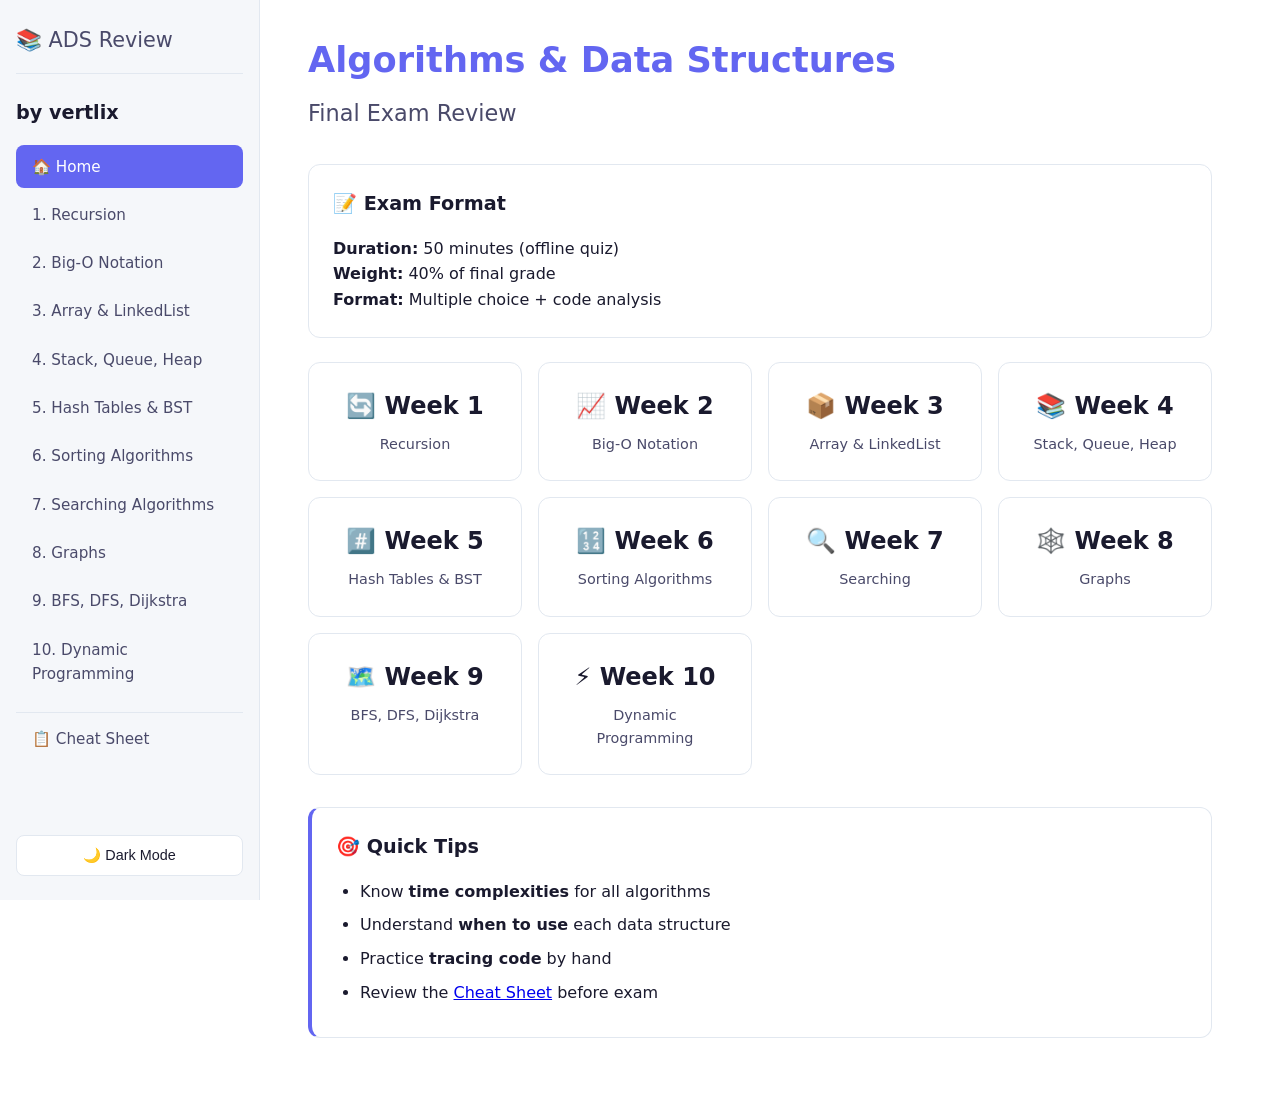
<file: index.html>
<!DOCTYPE html>
<html lang="en">
<head>
    <meta charset="UTF-8">
    <meta name="viewport" content="width=device-width, initial-scale=1.0">
    <title>ADS Final Review</title>
    <link rel="stylesheet" href="styles.css">
</head>
<body>
    <nav class="sidebar">
        <div class="logo">
            <h2>📚 ADS Review</h2>
            <h3>by vertlix</h3>
        </div>
        <ul class="nav-links">
            <li><a href="index.html" class="active">🏠 Home</a></li>
            <li><a href="pages/recursion.html">1. Recursion</a></li>
            <li><a href="pages/big-o.html">2. Big-O Notation</a></li>
            <li><a href="pages/data-structures.html">3. Array & LinkedList</a></li>
            <li><a href="pages/stack-queue-heap.html">4. Stack, Queue, Heap</a></li>
            <li><a href="pages/hash-bst.html">5. Hash Tables & BST</a></li>
            <li><a href="pages/sorting.html">6. Sorting Algorithms</a></li>
            <li><a href="pages/searching.html">7. Searching Algorithms</a></li>
            <li><a href="pages/graphs.html">8. Graphs</a></li>
            <li><a href="pages/bfs-dfs-dijkstra.html">9. BFS, DFS, Dijkstra</a></li>
            <li><a href="pages/dynamic-programming.html">10. Dynamic Programming</a></li>
            <li class="divider"></li>
            <li><a href="pages/cheatsheet.html">📋 Cheat Sheet</a></li>
        </ul>
        <button class="theme-toggle" onclick="toggleTheme()">🌙 Dark Mode</button>
    </nav>

    <main class="content">
        <h1>Algorithms & Data Structures</h1>
        <h2>Final Exam Review</h2>
        
        <div class="info-card">
            <h3>📝 Exam Format</h3>
            <p><strong>Duration:</strong> 50 minutes (offline quiz)</p>
            <p><strong>Weight:</strong> 40% of final grade</p>
            <p><strong>Format:</strong> Multiple choice + code analysis</p>
        </div>

        <div class="topics-grid">
            <div class="topic-card" onclick="location.href='pages/recursion.html'">
                <h3>🔄 Week 1</h3>
                <p>Recursion</p>
            </div>
            <div class="topic-card" onclick="location.href='pages/big-o.html'">
                <h3>📈 Week 2</h3>
                <p>Big-O Notation</p>
            </div>
            <div class="topic-card" onclick="location.href='pages/data-structures.html'">
                <h3>📦 Week 3</h3>
                <p>Array & LinkedList</p>
            </div>
            <div class="topic-card" onclick="location.href='pages/stack-queue-heap.html'">
                <h3>📚 Week 4</h3>
                <p>Stack, Queue, Heap</p>
            </div>
            <div class="topic-card" onclick="location.href='pages/hash-bst.html'">
                <h3>#️⃣ Week 5</h3>
                <p>Hash Tables & BST</p>
            </div>
            <div class="topic-card" onclick="location.href='pages/sorting.html'">
                <h3>🔢 Week 6</h3>
                <p>Sorting Algorithms</p>
            </div>
            <div class="topic-card" onclick="location.href='pages/searching.html'">
                <h3>🔍 Week 7</h3>
                <p>Searching</p>
            </div>
            <div class="topic-card" onclick="location.href='pages/graphs.html'">
                <h3>🕸️ Week 8</h3>
                <p>Graphs</p>
            </div>
            <div class="topic-card" onclick="location.href='pages/bfs-dfs-dijkstra.html'">
                <h3>🗺️ Week 9</h3>
                <p>BFS, DFS, Dijkstra</p>
            </div>
            <div class="topic-card" onclick="location.href='pages/dynamic-programming.html'">
                <h3>⚡ Week 10</h3>
                <p>Dynamic Programming</p>
            </div>
        </div>

        <div class="info-card highlight">
            <h3>🎯 Quick Tips</h3>
            <ul>
                <li>Know <strong>time complexities</strong> for all algorithms</li>
                <li>Understand <strong>when to use</strong> each data structure</li>
                <li>Practice <strong>tracing code</strong> by hand</li>
                <li>Review the <a href="pages/cheatsheet.html">Cheat Sheet</a> before exam</li>
            </ul>
        </div>
    </main>

    <script src="script.js"></script>
</body>
</html>
</file>
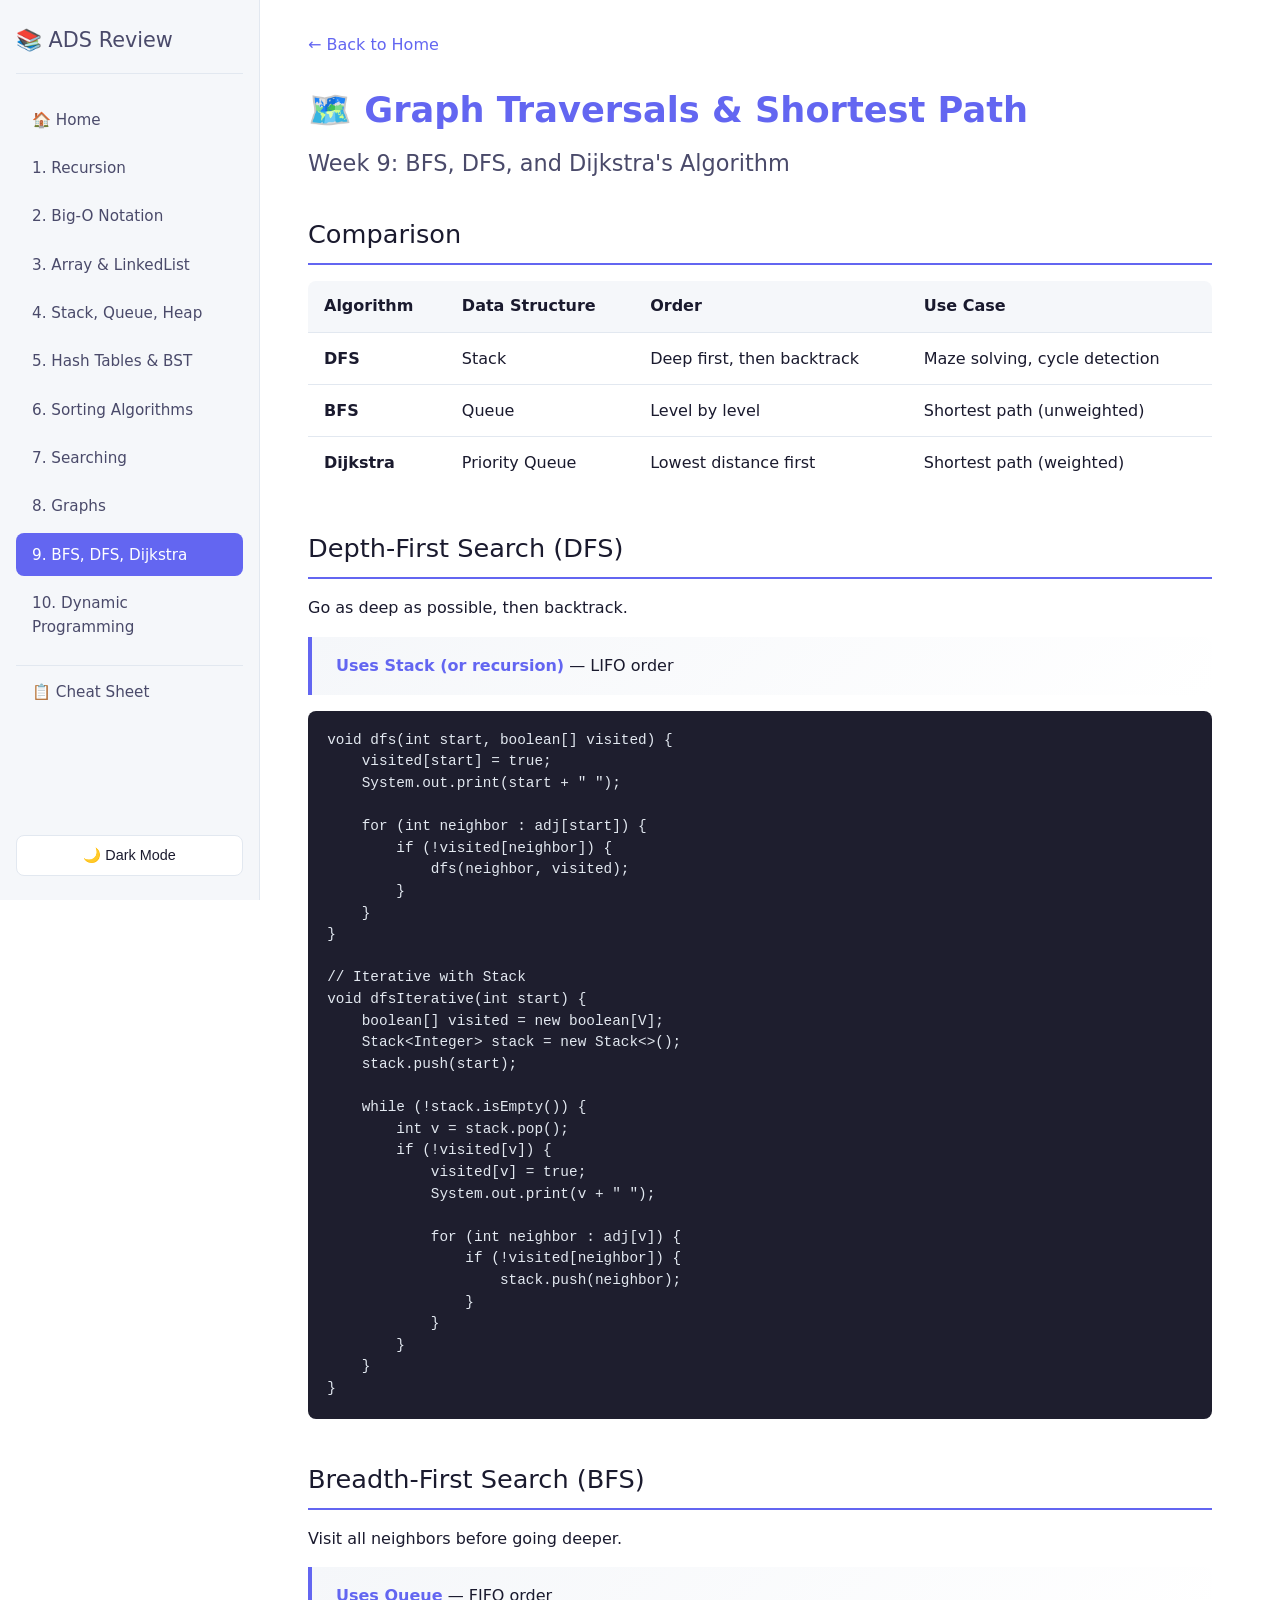
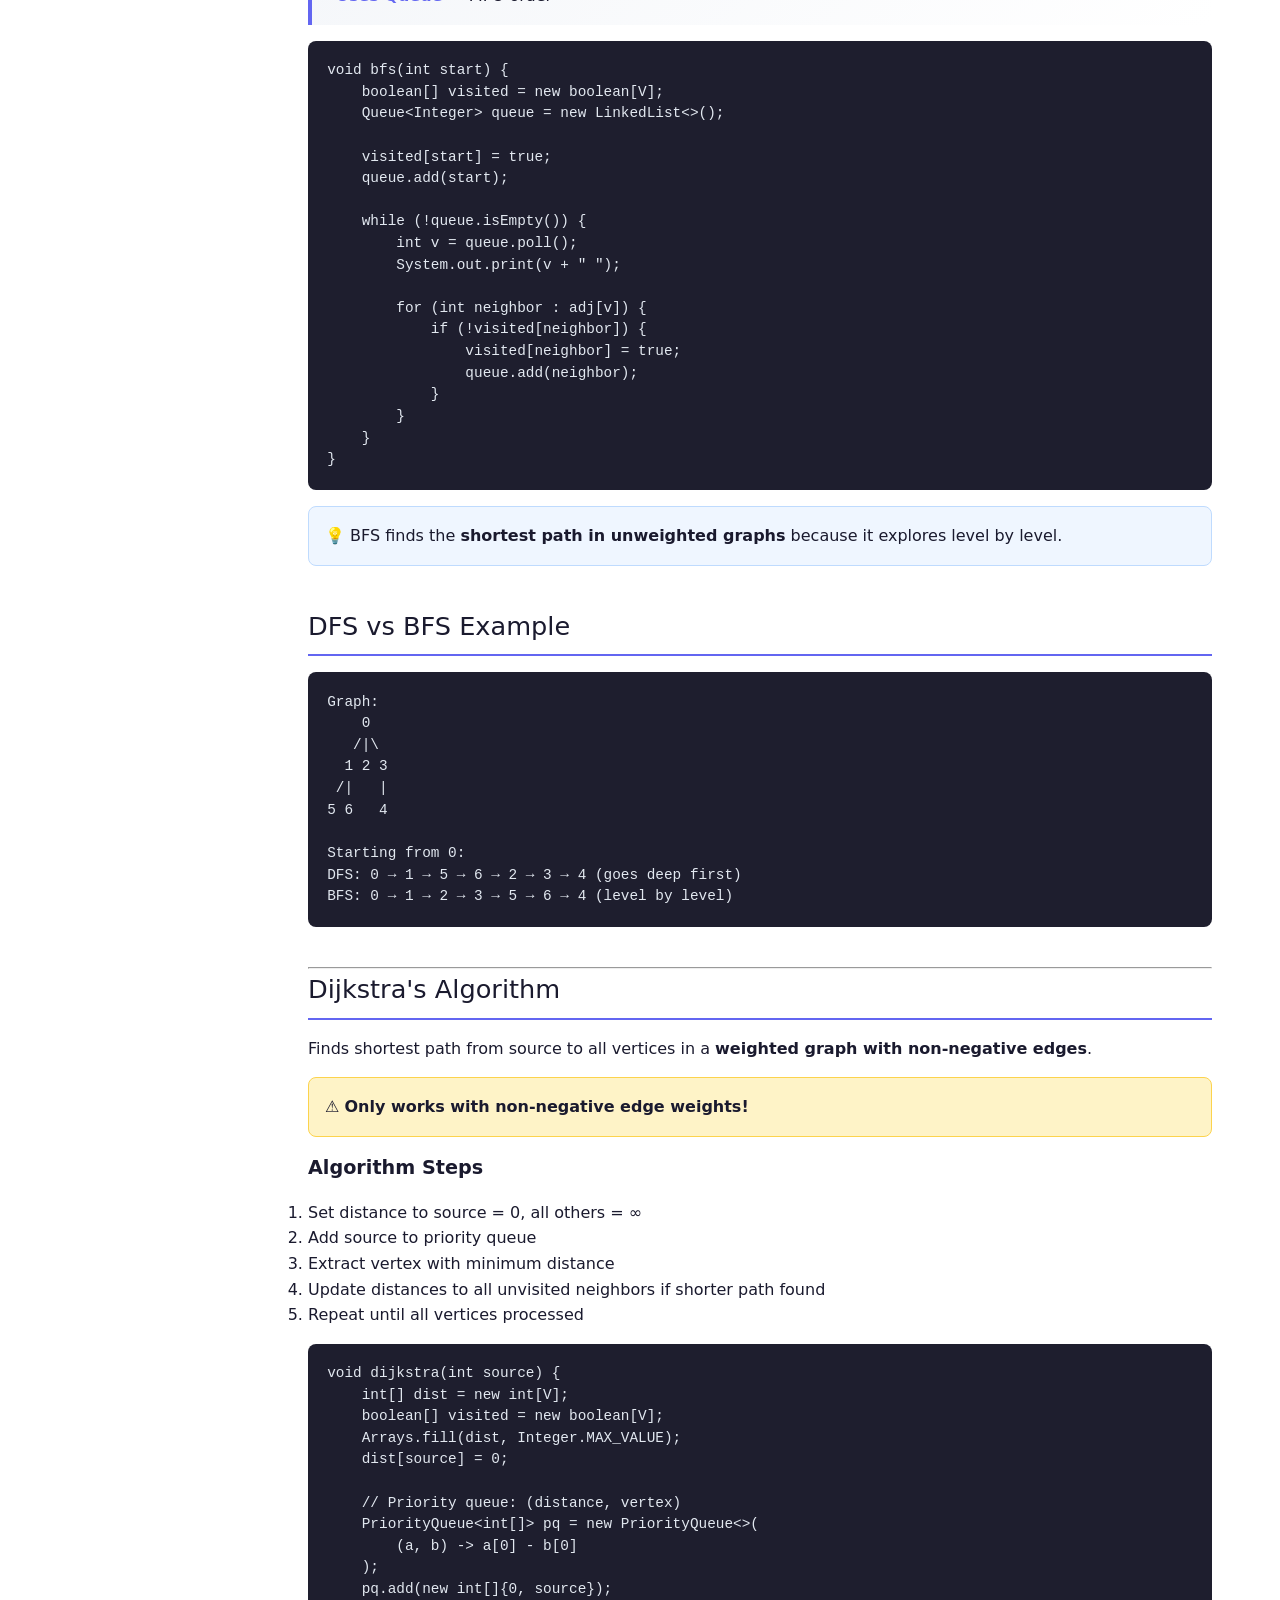
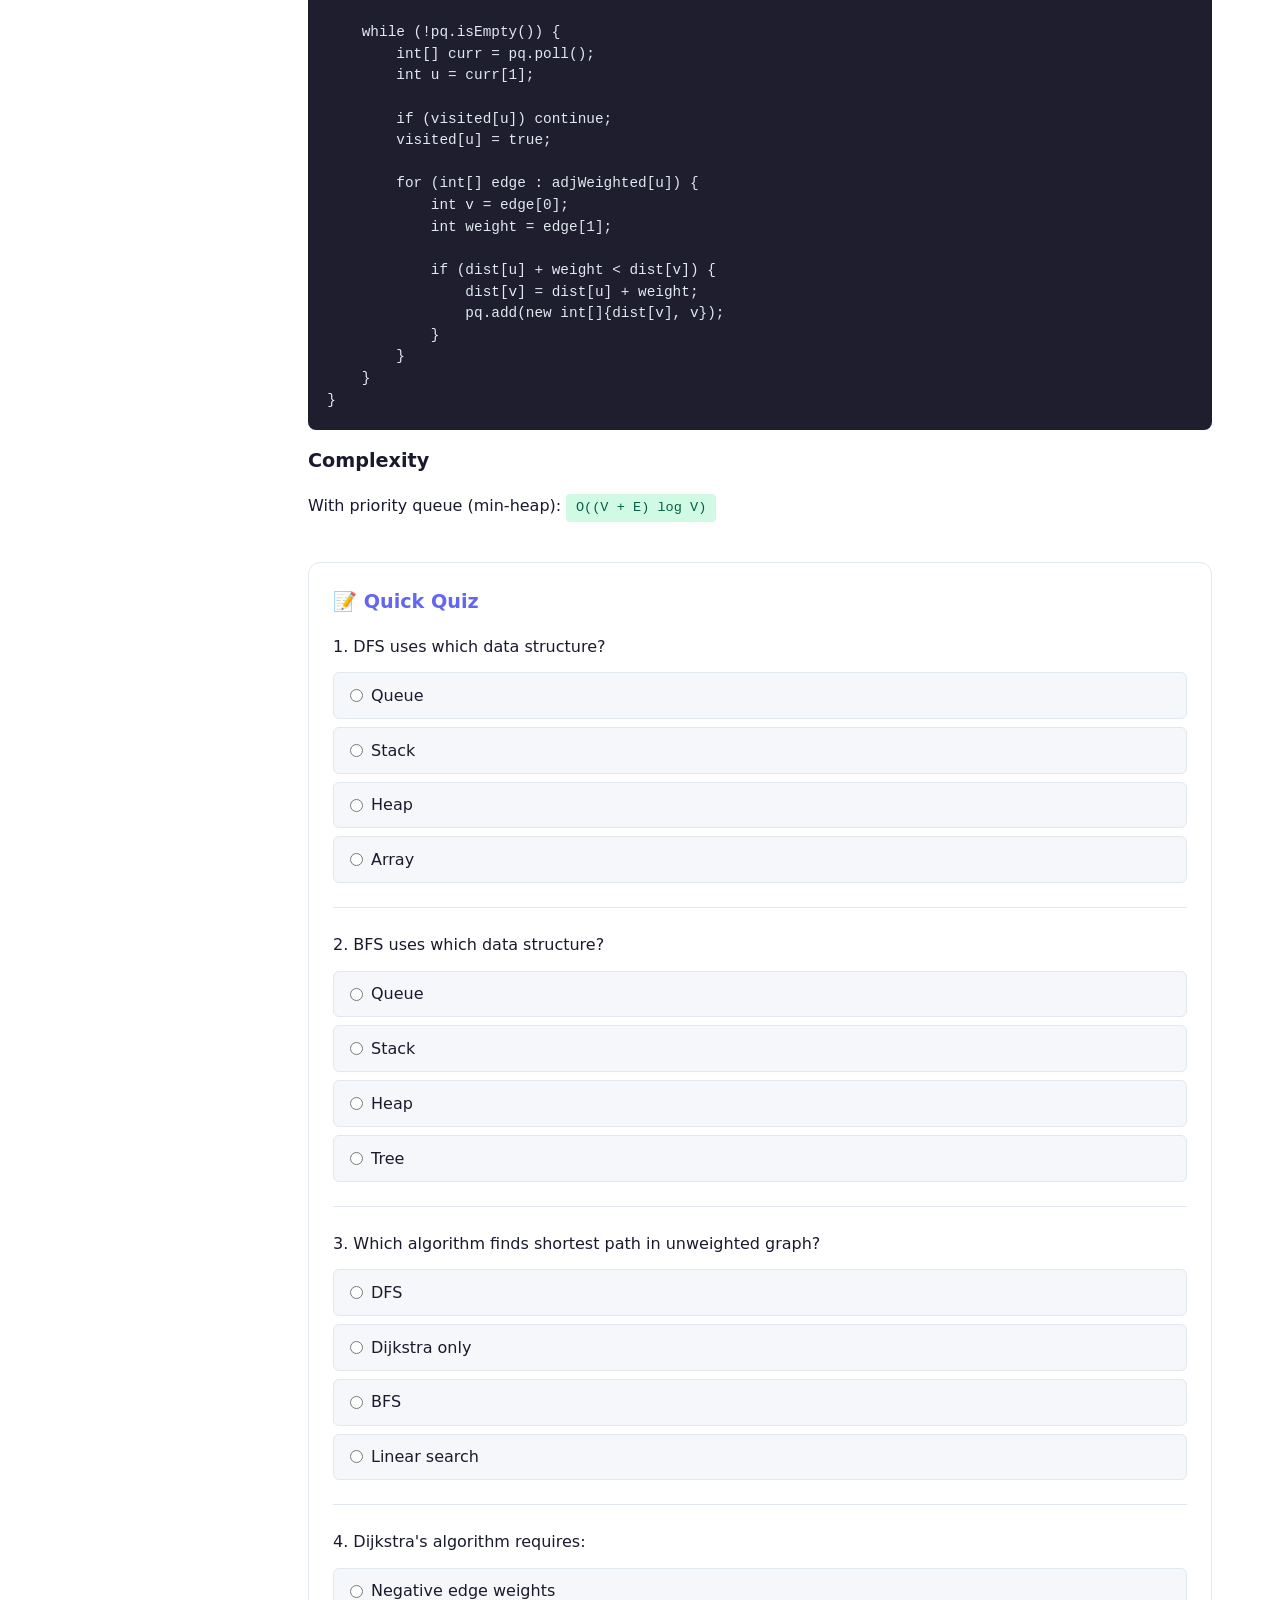
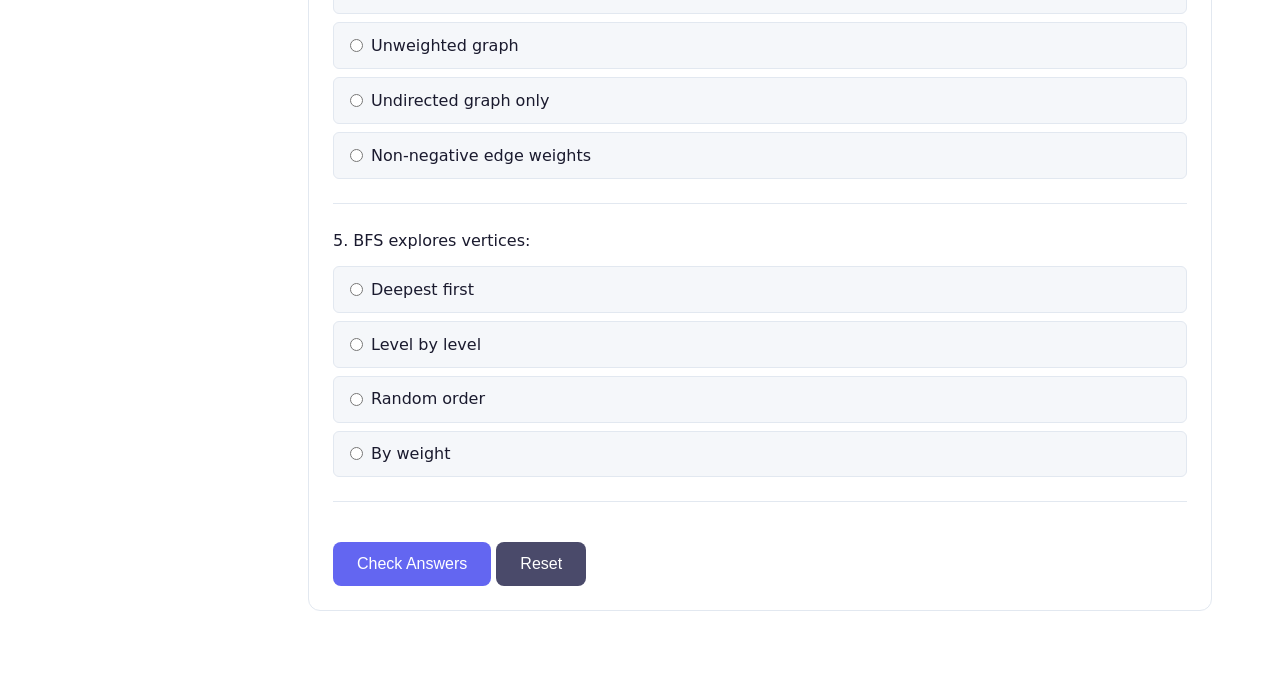
<file: pages/bfs-dfs-dijkstra.html>
<!DOCTYPE html>
<html lang="en">
<head>
    <meta charset="UTF-8">
    <meta name="viewport" content="width=device-width, initial-scale=1.0">
    <title>BFS, DFS, Dijkstra | ADS Review</title>
    <link rel="stylesheet" href="../styles.css">
</head>
<body>
    <nav class="sidebar">
        <div class="logo"><h2>📚 ADS Review</h2></div>
        <ul class="nav-links">
            <li><a href="../index.html">🏠 Home</a></li>
            <li><a href="recursion.html">1. Recursion</a></li>
            <li><a href="big-o.html">2. Big-O Notation</a></li>
            <li><a href="data-structures.html">3. Array & LinkedList</a></li>
            <li><a href="stack-queue-heap.html">4. Stack, Queue, Heap</a></li>
            <li><a href="hash-bst.html">5. Hash Tables & BST</a></li>
            <li><a href="sorting.html">6. Sorting Algorithms</a></li>
            <li><a href="searching.html">7. Searching</a></li>
            <li><a href="graphs.html">8. Graphs</a></li>
            <li><a href="bfs-dfs-dijkstra.html" class="active">9. BFS, DFS, Dijkstra</a></li>
            <li><a href="dynamic-programming.html">10. Dynamic Programming</a></li>
            <li class="divider"></li>
            <li><a href="cheatsheet.html">📋 Cheat Sheet</a></li>
        </ul>
        <button class="theme-toggle" onclick="toggleTheme()">🌙 Dark Mode</button>
    </nav>

    <main class="content">
        <div class="back-nav"><a href="../index.html">← Back to Home</a></div>
        
        <h1>🗺️ Graph Traversals & Shortest Path</h1>
        <h2>Week 9: BFS, DFS, and Dijkstra's Algorithm</h2>

        <div class="section">
            <h2>Comparison</h2>
            <table>
                <tr>
                    <th>Algorithm</th>
                    <th>Data Structure</th>
                    <th>Order</th>
                    <th>Use Case</th>
                </tr>
                <tr>
                    <td><strong>DFS</strong></td>
                    <td>Stack</td>
                    <td>Deep first, then backtrack</td>
                    <td>Maze solving, cycle detection</td>
                </tr>
                <tr>
                    <td><strong>BFS</strong></td>
                    <td>Queue</td>
                    <td>Level by level</td>
                    <td>Shortest path (unweighted)</td>
                </tr>
                <tr>
                    <td><strong>Dijkstra</strong></td>
                    <td>Priority Queue</td>
                    <td>Lowest distance first</td>
                    <td>Shortest path (weighted)</td>
                </tr>
            </table>
        </div>

        <div class="section">
            <h2>Depth-First Search (DFS)</h2>
            <p>Go as deep as possible, then backtrack.</p>

            <div class="key-point">
                <strong>Uses Stack (or recursion)</strong> — LIFO order
            </div>

<pre>
void dfs(int start, boolean[] visited) {
    visited[start] = true;
    System.out.print(start + " ");
    
    for (int neighbor : adj[start]) {
        if (!visited[neighbor]) {
            dfs(neighbor, visited);
        }
    }
}

// Iterative with Stack
void dfsIterative(int start) {
    boolean[] visited = new boolean[V];
    Stack&lt;Integer&gt; stack = new Stack&lt;&gt;();
    stack.push(start);
    
    while (!stack.isEmpty()) {
        int v = stack.pop();
        if (!visited[v]) {
            visited[v] = true;
            System.out.print(v + " ");
            
            for (int neighbor : adj[v]) {
                if (!visited[neighbor]) {
                    stack.push(neighbor);
                }
            }
        }
    }
}
</pre>
        </div>

        <div class="section">
            <h2>Breadth-First Search (BFS)</h2>
            <p>Visit all neighbors before going deeper.</p>

            <div class="key-point">
                <strong>Uses Queue</strong> — FIFO order
            </div>

<pre>
void bfs(int start) {
    boolean[] visited = new boolean[V];
    Queue&lt;Integer&gt; queue = new LinkedList&lt;&gt;();
    
    visited[start] = true;
    queue.add(start);
    
    while (!queue.isEmpty()) {
        int v = queue.poll();
        System.out.print(v + " ");
        
        for (int neighbor : adj[v]) {
            if (!visited[neighbor]) {
                visited[neighbor] = true;
                queue.add(neighbor);
            }
        }
    }
}
</pre>

            <div class="note">
                💡 BFS finds the <strong>shortest path in unweighted graphs</strong> because it explores level by level.
            </div>
        </div>

        <div class="section">
            <h2>DFS vs BFS Example</h2>
<pre>
Graph:
    0
   /|\
  1 2 3
 /|   |
5 6   4
    
Starting from 0:
DFS: 0 → 1 → 5 → 6 → 2 → 3 → 4 (goes deep first)
BFS: 0 → 1 → 2 → 3 → 5 → 6 → 4 (level by level)
</pre>
        </div>

        <hr>

        <div class="section">
            <h2>Dijkstra's Algorithm</h2>
            <p>Finds shortest path from source to all vertices in a <strong>weighted graph with non-negative edges</strong>.</p>

            <div class="warning">
                ⚠️ <strong>Only works with non-negative edge weights!</strong>
            </div>

            <h3>Algorithm Steps</h3>
            <ol>
                <li>Set distance to source = 0, all others = ∞</li>
                <li>Add source to priority queue</li>
                <li>Extract vertex with minimum distance</li>
                <li>Update distances to all unvisited neighbors if shorter path found</li>
                <li>Repeat until all vertices processed</li>
            </ol>

<pre>
void dijkstra(int source) {
    int[] dist = new int[V];
    boolean[] visited = new boolean[V];
    Arrays.fill(dist, Integer.MAX_VALUE);
    dist[source] = 0;
    
    // Priority queue: (distance, vertex)
    PriorityQueue&lt;int[]&gt; pq = new PriorityQueue&lt;&gt;(
        (a, b) -> a[0] - b[0]
    );
    pq.add(new int[]{0, source});
    
    while (!pq.isEmpty()) {
        int[] curr = pq.poll();
        int u = curr[1];
        
        if (visited[u]) continue;
        visited[u] = true;
        
        for (int[] edge : adjWeighted[u]) {
            int v = edge[0];
            int weight = edge[1];
            
            if (dist[u] + weight < dist[v]) {
                dist[v] = dist[u] + weight;
                pq.add(new int[]{dist[v], v});
            }
        }
    }
}
</pre>

            <h3>Complexity</h3>
            <p>With priority queue (min-heap): <span class="complexity good">O((V + E) log V)</span></p>
        </div>

        <!-- Quiz Section -->
        <div class="quiz-container" id="quiz-bfs-dfs">
            <h3>📝 Quick Quiz</h3>
            
            <div class="quiz-question" data-answer="b">
                <p>1. DFS uses which data structure?</p>
                <div class="quiz-options">
                    <label class="quiz-option"><input type="radio" name="q1" value="a"> Queue</label>
                    <label class="quiz-option"><input type="radio" name="q1" value="b"> Stack</label>
                    <label class="quiz-option"><input type="radio" name="q1" value="c"> Heap</label>
                    <label class="quiz-option"><input type="radio" name="q1" value="d"> Array</label>
                </div>
            </div>

            <div class="quiz-question" data-answer="a">
                <p>2. BFS uses which data structure?</p>
                <div class="quiz-options">
                    <label class="quiz-option"><input type="radio" name="q2" value="a"> Queue</label>
                    <label class="quiz-option"><input type="radio" name="q2" value="b"> Stack</label>
                    <label class="quiz-option"><input type="radio" name="q2" value="c"> Heap</label>
                    <label class="quiz-option"><input type="radio" name="q2" value="d"> Tree</label>
                </div>
            </div>

            <div class="quiz-question" data-answer="c">
                <p>3. Which algorithm finds shortest path in unweighted graph?</p>
                <div class="quiz-options">
                    <label class="quiz-option"><input type="radio" name="q3" value="a"> DFS</label>
                    <label class="quiz-option"><input type="radio" name="q3" value="b"> Dijkstra only</label>
                    <label class="quiz-option"><input type="radio" name="q3" value="c"> BFS</label>
                    <label class="quiz-option"><input type="radio" name="q3" value="d"> Linear search</label>
                </div>
            </div>

            <div class="quiz-question" data-answer="d">
                <p>4. Dijkstra's algorithm requires:</p>
                <div class="quiz-options">
                    <label class="quiz-option"><input type="radio" name="q4" value="a"> Negative edge weights</label>
                    <label class="quiz-option"><input type="radio" name="q4" value="b"> Unweighted graph</label>
                    <label class="quiz-option"><input type="radio" name="q4" value="c"> Undirected graph only</label>
                    <label class="quiz-option"><input type="radio" name="q4" value="d"> Non-negative edge weights</label>
                </div>
            </div>

            <div class="quiz-question" data-answer="b">
                <p>5. BFS explores vertices:</p>
                <div class="quiz-options">
                    <label class="quiz-option"><input type="radio" name="q5" value="a"> Deepest first</label>
                    <label class="quiz-option"><input type="radio" name="q5" value="b"> Level by level</label>
                    <label class="quiz-option"><input type="radio" name="q5" value="c"> Random order</label>
                    <label class="quiz-option"><input type="radio" name="q5" value="d"> By weight</label>
                </div>
            </div>

            <button class="quiz-btn" onclick="checkQuiz('quiz-bfs-dfs')">Check Answers</button>
            <button class="quiz-btn" onclick="resetQuiz('quiz-bfs-dfs')" style="background: var(--text-secondary)">Reset</button>
            <div class="quiz-result"></div>
        </div>

    </main>
    <script src="../script.js"></script>
</body>
</html>
</file>
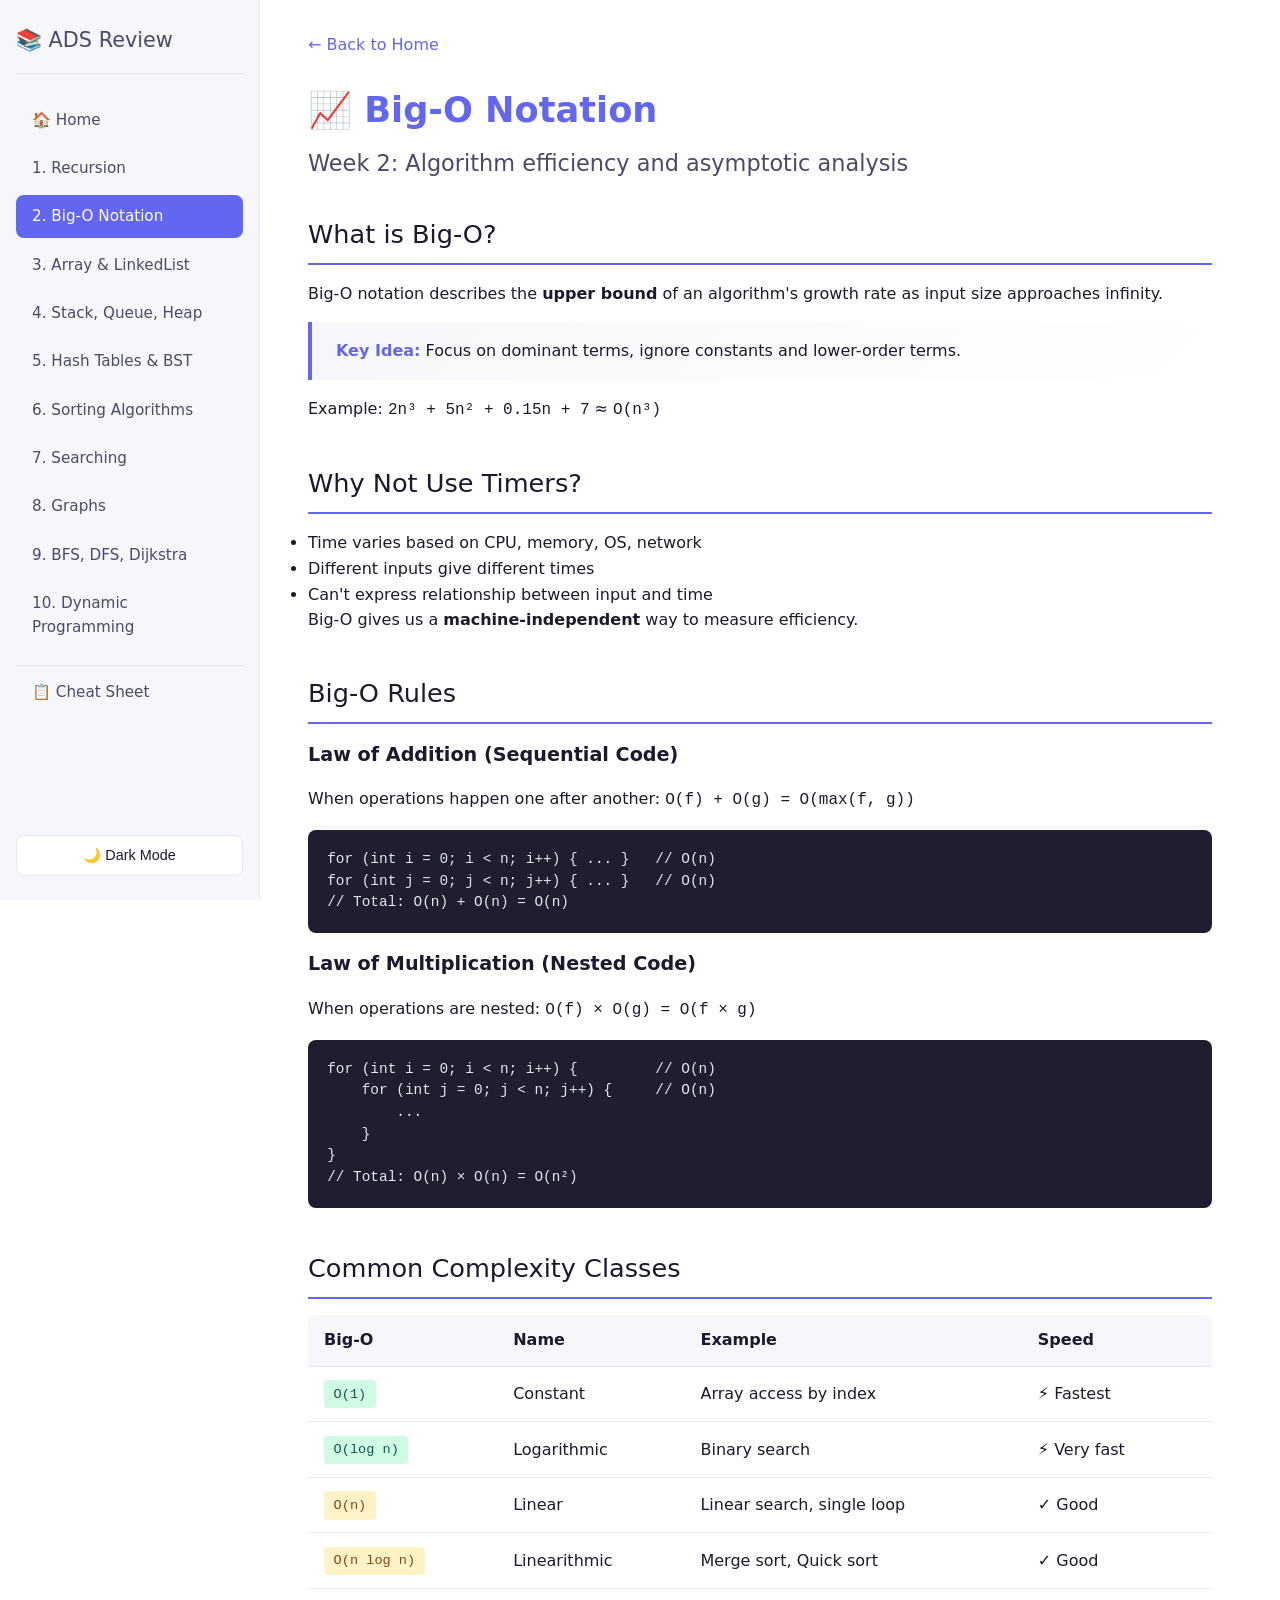
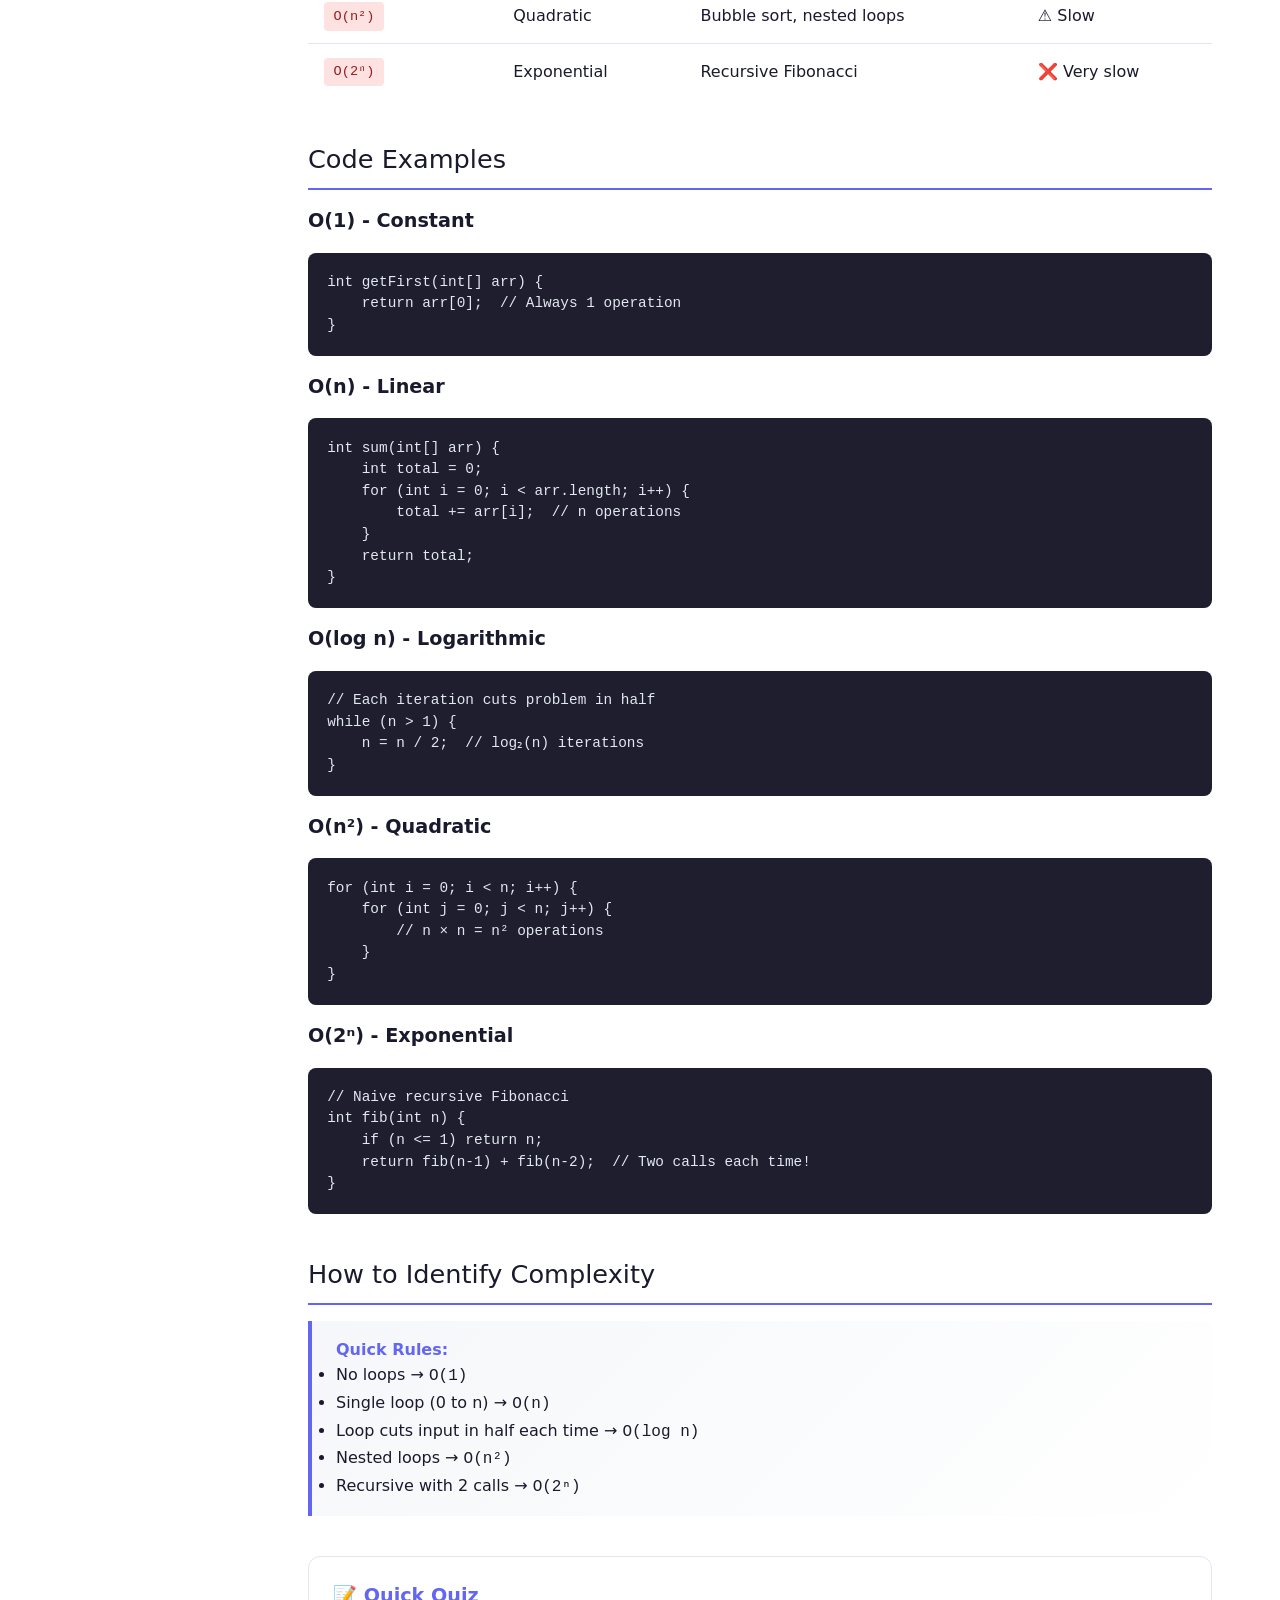
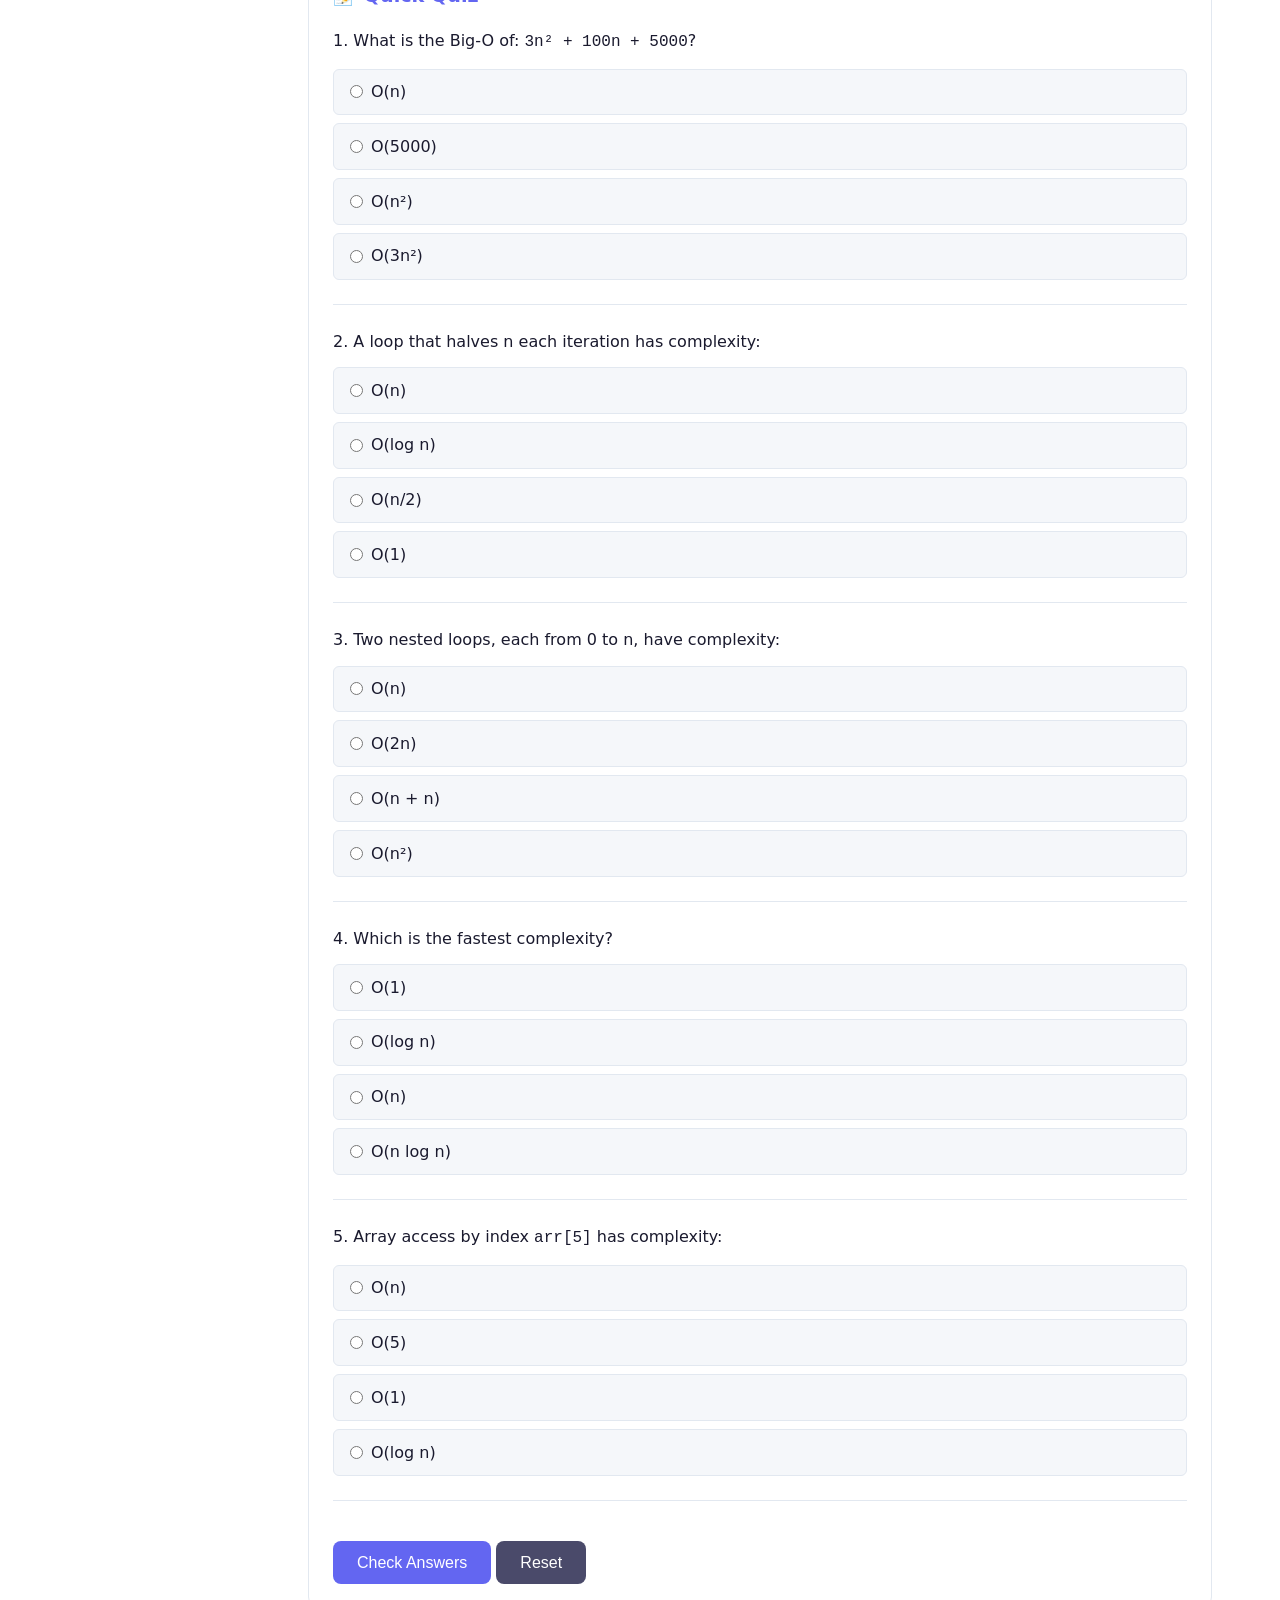
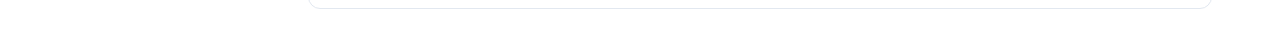
<file: pages/big-o.html>
<!DOCTYPE html>
<html lang="en">
<head>
    <meta charset="UTF-8">
    <meta name="viewport" content="width=device-width, initial-scale=1.0">
    <title>Big-O Notation | ADS Review</title>
    <link rel="stylesheet" href="../styles.css">
</head>
<body>
    <nav class="sidebar">
        <div class="logo"><h2>📚 ADS Review</h2></div>
        <ul class="nav-links">
            <li><a href="../index.html">🏠 Home</a></li>
            <li><a href="recursion.html">1. Recursion</a></li>
            <li><a href="big-o.html" class="active">2. Big-O Notation</a></li>
            <li><a href="data-structures.html">3. Array & LinkedList</a></li>
            <li><a href="stack-queue-heap.html">4. Stack, Queue, Heap</a></li>
            <li><a href="hash-bst.html">5. Hash Tables & BST</a></li>
            <li><a href="sorting.html">6. Sorting Algorithms</a></li>
            <li><a href="searching.html">7. Searching</a></li>
            <li><a href="graphs.html">8. Graphs</a></li>
            <li><a href="bfs-dfs-dijkstra.html">9. BFS, DFS, Dijkstra</a></li>
            <li><a href="dynamic-programming.html">10. Dynamic Programming</a></li>
            <li class="divider"></li>
            <li><a href="cheatsheet.html">📋 Cheat Sheet</a></li>
        </ul>
        <button class="theme-toggle" onclick="toggleTheme()">🌙 Dark Mode</button>
    </nav>

    <main class="content">
        <div class="back-nav"><a href="../index.html">← Back to Home</a></div>
        
        <h1>📈 Big-O Notation</h1>
        <h2>Week 2: Algorithm efficiency and asymptotic analysis</h2>

        <div class="section">
            <h2>What is Big-O?</h2>
            <p>Big-O notation describes the <strong>upper bound</strong> of an algorithm's growth rate as input size approaches infinity.</p>
            
            <div class="key-point">
                <strong>Key Idea:</strong> Focus on dominant terms, ignore constants and lower-order terms.
            </div>

            <p>Example: <code>2n³ + 5n² + 0.15n + 7</code> ≈ <code>O(n³)</code></p>
        </div>

        <div class="section">
            <h2>Why Not Use Timers?</h2>
            <ul>
                <li>Time varies based on CPU, memory, OS, network</li>
                <li>Different inputs give different times</li>
                <li>Can't express relationship between input and time</li>
            </ul>
            <p>Big-O gives us a <strong>machine-independent</strong> way to measure efficiency.</p>
        </div>

        <div class="section">
            <h2>Big-O Rules</h2>
            
            <h3>Law of Addition (Sequential Code)</h3>
            <p>When operations happen one after another: <code>O(f) + O(g) = O(max(f, g))</code></p>
<pre>
for (int i = 0; i < n; i++) { ... }   // O(n)
for (int j = 0; j < n; j++) { ... }   // O(n)
// Total: O(n) + O(n) = O(n)
</pre>

            <h3>Law of Multiplication (Nested Code)</h3>
            <p>When operations are nested: <code>O(f) × O(g) = O(f × g)</code></p>
<pre>
for (int i = 0; i < n; i++) {         // O(n)
    for (int j = 0; j < n; j++) {     // O(n)
        ...
    }
}
// Total: O(n) × O(n) = O(n²)
</pre>
        </div>

        <div class="section">
            <h2>Common Complexity Classes</h2>
            
            <table>
                <tr>
                    <th>Big-O</th>
                    <th>Name</th>
                    <th>Example</th>
                    <th>Speed</th>
                </tr>
                <tr>
                    <td><span class="complexity good">O(1)</span></td>
                    <td>Constant</td>
                    <td>Array access by index</td>
                    <td>⚡ Fastest</td>
                </tr>
                <tr>
                    <td><span class="complexity good">O(log n)</span></td>
                    <td>Logarithmic</td>
                    <td>Binary search</td>
                    <td>⚡ Very fast</td>
                </tr>
                <tr>
                    <td><span class="complexity medium">O(n)</span></td>
                    <td>Linear</td>
                    <td>Linear search, single loop</td>
                    <td>✓ Good</td>
                </tr>
                <tr>
                    <td><span class="complexity medium">O(n log n)</span></td>
                    <td>Linearithmic</td>
                    <td>Merge sort, Quick sort</td>
                    <td>✓ Good</td>
                </tr>
                <tr>
                    <td><span class="complexity bad">O(n²)</span></td>
                    <td>Quadratic</td>
                    <td>Bubble sort, nested loops</td>
                    <td>⚠️ Slow</td>
                </tr>
                <tr>
                    <td><span class="complexity bad">O(2ⁿ)</span></td>
                    <td>Exponential</td>
                    <td>Recursive Fibonacci</td>
                    <td>❌ Very slow</td>
                </tr>
            </table>
        </div>

        <div class="section">
            <h2>Code Examples</h2>

            <h3>O(1) - Constant</h3>
<pre>
int getFirst(int[] arr) {
    return arr[0];  // Always 1 operation
}
</pre>

            <h3>O(n) - Linear</h3>
<pre>
int sum(int[] arr) {
    int total = 0;
    for (int i = 0; i < arr.length; i++) {
        total += arr[i];  // n operations
    }
    return total;
}
</pre>

            <h3>O(log n) - Logarithmic</h3>
<pre>
// Each iteration cuts problem in half
while (n > 1) {
    n = n / 2;  // log₂(n) iterations
}
</pre>

            <h3>O(n²) - Quadratic</h3>
<pre>
for (int i = 0; i < n; i++) {
    for (int j = 0; j < n; j++) {
        // n × n = n² operations
    }
}
</pre>

            <h3>O(2ⁿ) - Exponential</h3>
<pre>
// Naive recursive Fibonacci
int fib(int n) {
    if (n <= 1) return n;
    return fib(n-1) + fib(n-2);  // Two calls each time!
}
</pre>
        </div>

        <div class="section">
            <h2>How to Identify Complexity</h2>
            
            <div class="key-point">
                <strong>Quick Rules:</strong>
                <ul>
                    <li>No loops → <code>O(1)</code></li>
                    <li>Single loop (0 to n) → <code>O(n)</code></li>
                    <li>Loop cuts input in half each time → <code>O(log n)</code></li>
                    <li>Nested loops → <code>O(n²)</code></li>
                    <li>Recursive with 2 calls → <code>O(2ⁿ)</code></li>
                </ul>
            </div>
        </div>

        <!-- Quiz Section -->
        <div class="quiz-container" id="quiz-bigo">
            <h3>📝 Quick Quiz</h3>
            
            <div class="quiz-question" data-answer="c">
                <p>1. What is the Big-O of: <code>3n² + 100n + 5000</code>?</p>
                <div class="quiz-options">
                    <label class="quiz-option"><input type="radio" name="q1" value="a"> O(n)</label>
                    <label class="quiz-option"><input type="radio" name="q1" value="b"> O(5000)</label>
                    <label class="quiz-option"><input type="radio" name="q1" value="c"> O(n²)</label>
                    <label class="quiz-option"><input type="radio" name="q1" value="d"> O(3n²)</label>
                </div>
            </div>

            <div class="quiz-question" data-answer="b">
                <p>2. A loop that halves n each iteration has complexity:</p>
                <div class="quiz-options">
                    <label class="quiz-option"><input type="radio" name="q2" value="a"> O(n)</label>
                    <label class="quiz-option"><input type="radio" name="q2" value="b"> O(log n)</label>
                    <label class="quiz-option"><input type="radio" name="q2" value="c"> O(n/2)</label>
                    <label class="quiz-option"><input type="radio" name="q2" value="d"> O(1)</label>
                </div>
            </div>

            <div class="quiz-question" data-answer="d">
                <p>3. Two nested loops, each from 0 to n, have complexity:</p>
                <div class="quiz-options">
                    <label class="quiz-option"><input type="radio" name="q3" value="a"> O(n)</label>
                    <label class="quiz-option"><input type="radio" name="q3" value="b"> O(2n)</label>
                    <label class="quiz-option"><input type="radio" name="q3" value="c"> O(n + n)</label>
                    <label class="quiz-option"><input type="radio" name="q3" value="d"> O(n²)</label>
                </div>
            </div>

            <div class="quiz-question" data-answer="a">
                <p>4. Which is the fastest complexity?</p>
                <div class="quiz-options">
                    <label class="quiz-option"><input type="radio" name="q4" value="a"> O(1)</label>
                    <label class="quiz-option"><input type="radio" name="q4" value="b"> O(log n)</label>
                    <label class="quiz-option"><input type="radio" name="q4" value="c"> O(n)</label>
                    <label class="quiz-option"><input type="radio" name="q4" value="d"> O(n log n)</label>
                </div>
            </div>

            <div class="quiz-question" data-answer="c">
                <p>5. Array access by index <code>arr[5]</code> has complexity:</p>
                <div class="quiz-options">
                    <label class="quiz-option"><input type="radio" name="q5" value="a"> O(n)</label>
                    <label class="quiz-option"><input type="radio" name="q5" value="b"> O(5)</label>
                    <label class="quiz-option"><input type="radio" name="q5" value="c"> O(1)</label>
                    <label class="quiz-option"><input type="radio" name="q5" value="d"> O(log n)</label>
                </div>
            </div>

            <button class="quiz-btn" onclick="checkQuiz('quiz-bigo')">Check Answers</button>
            <button class="quiz-btn" onclick="resetQuiz('quiz-bigo')" style="background: var(--text-secondary)">Reset</button>
            <div class="quiz-result"></div>
        </div>

    </main>
    <script src="../script.js"></script>
</body>
</html>
</file>
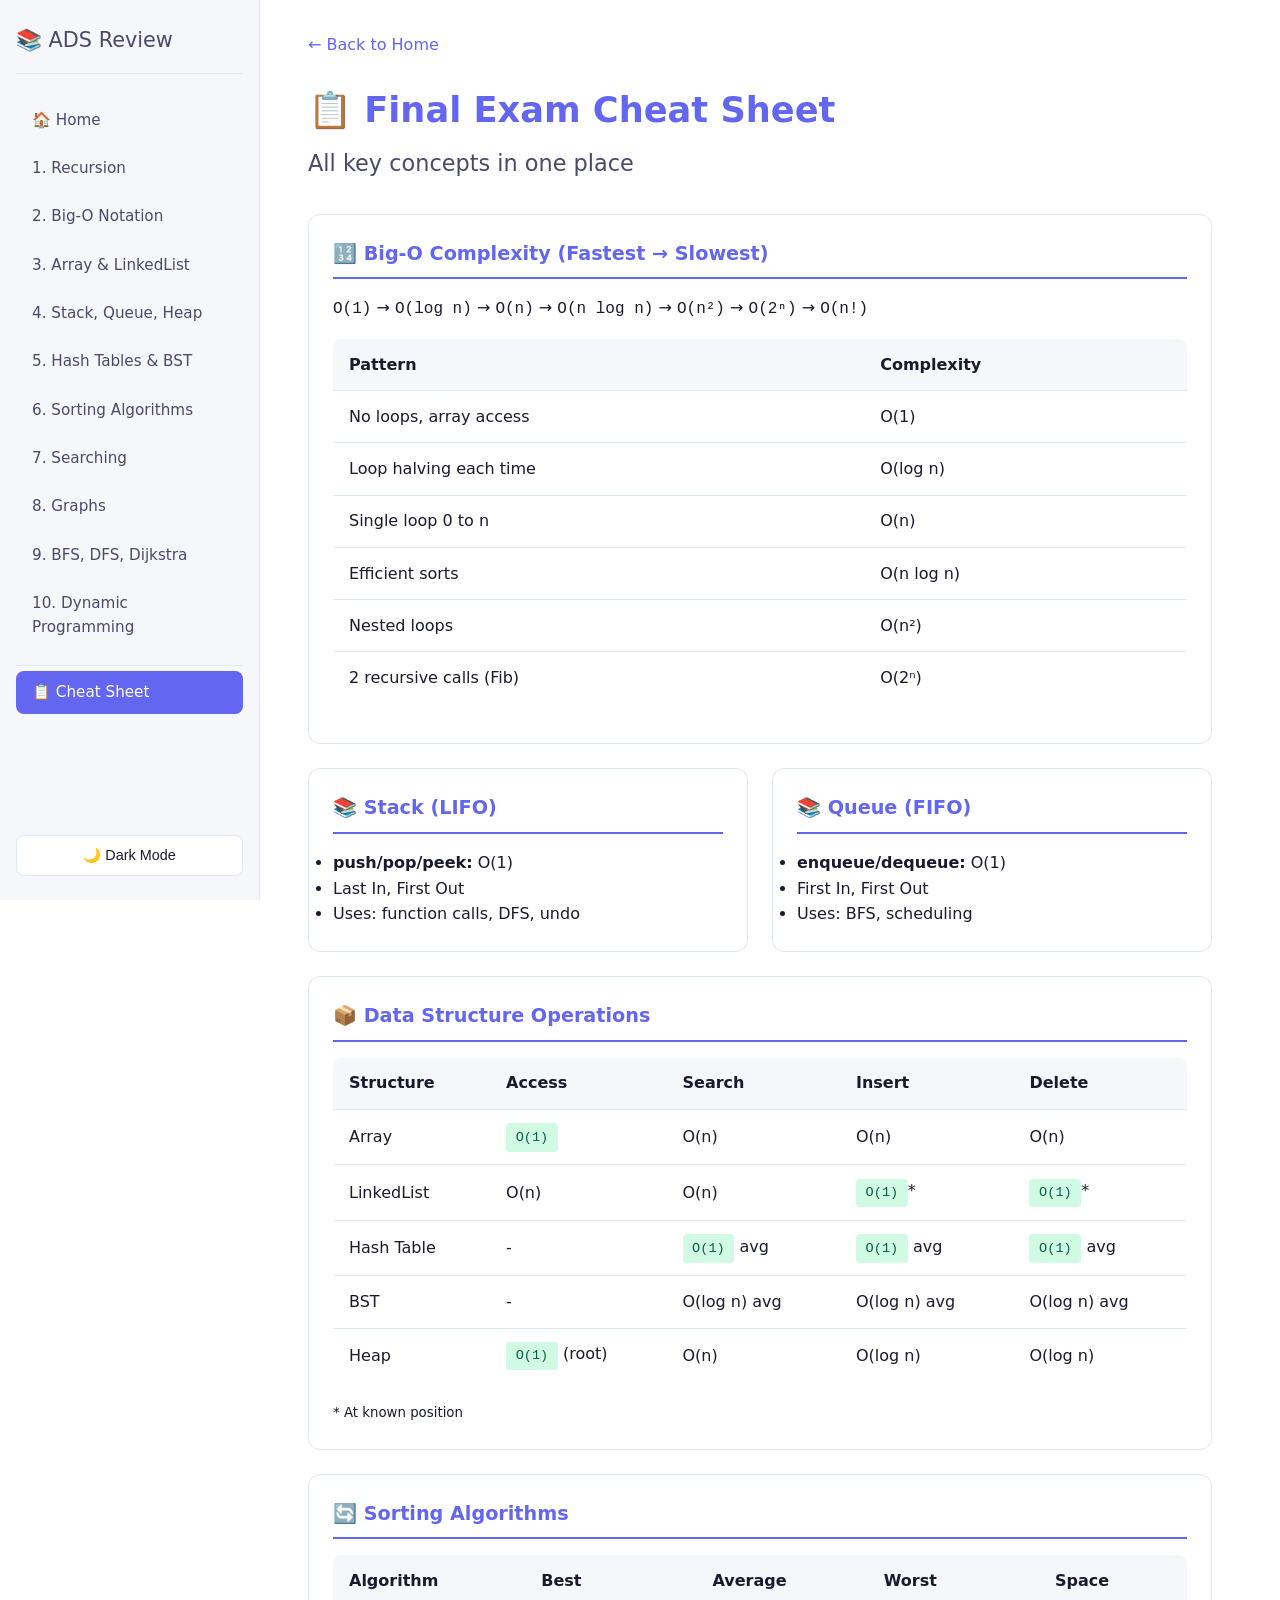
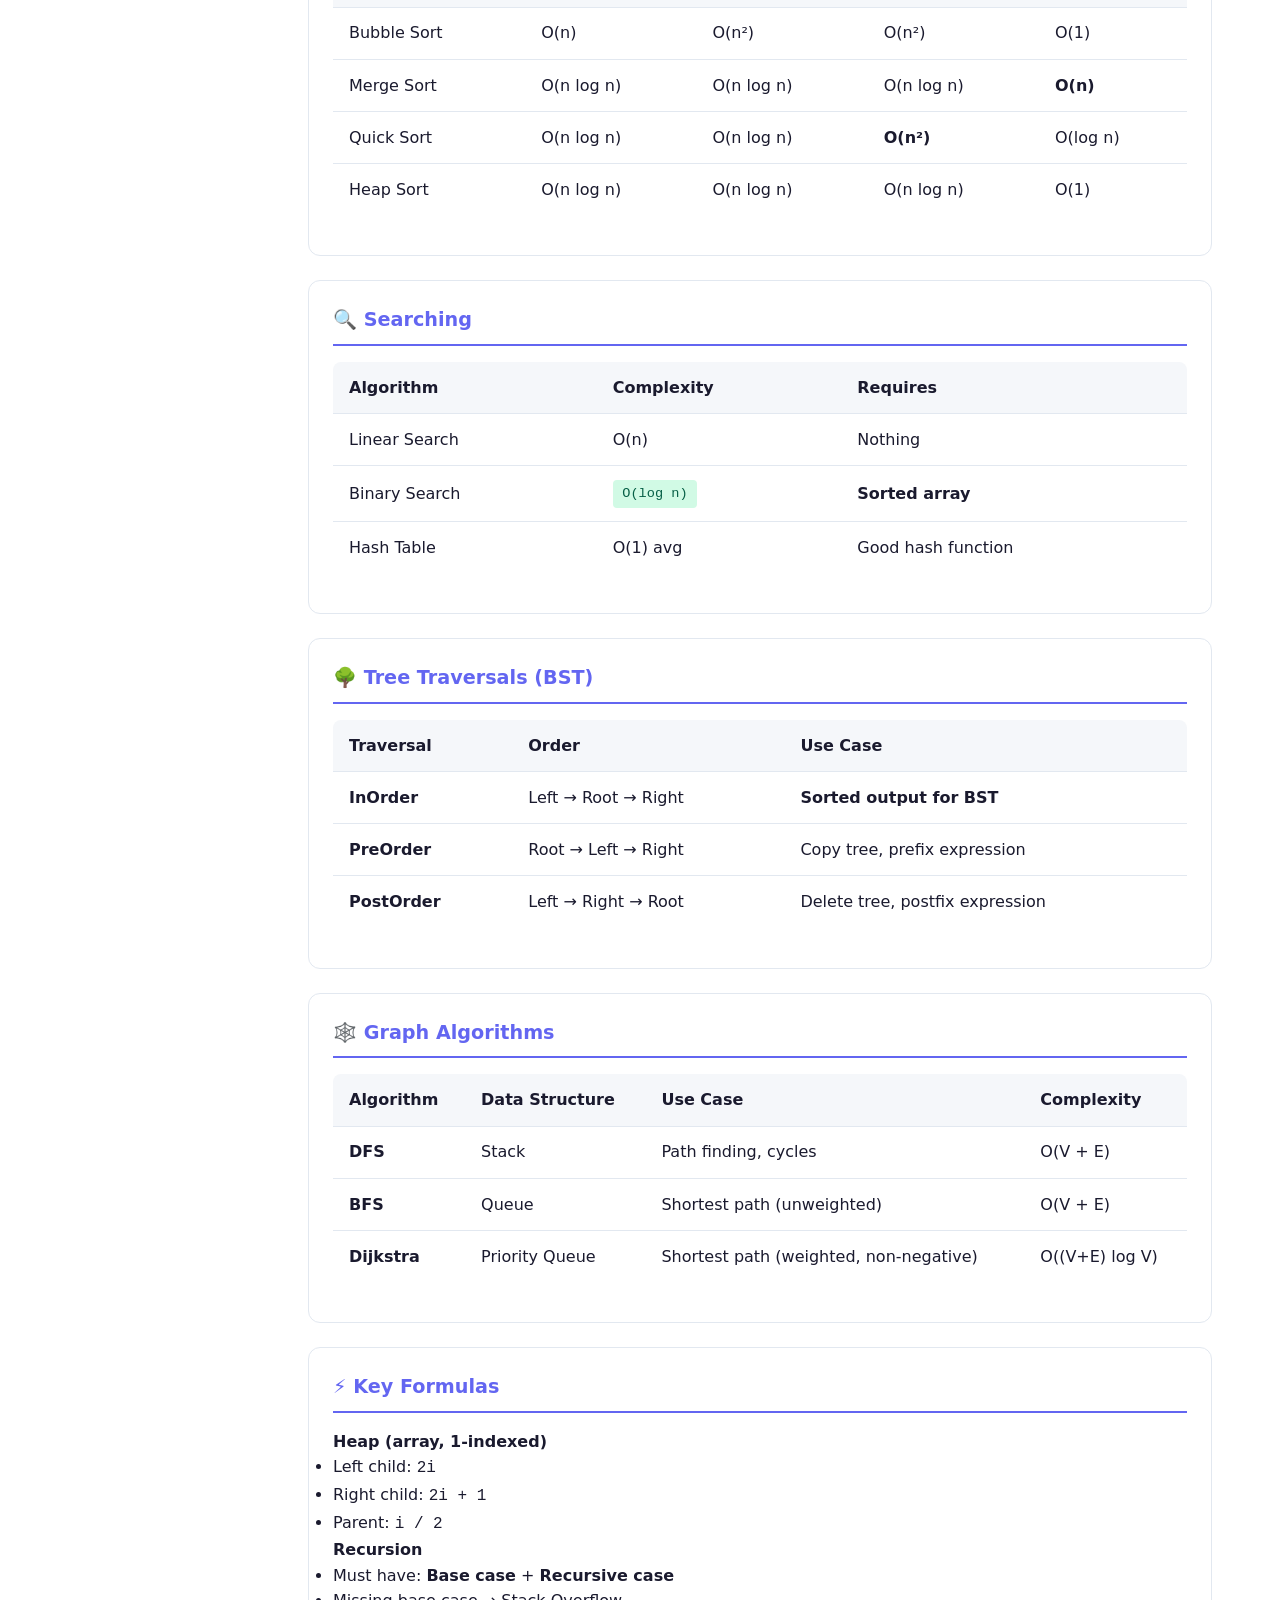
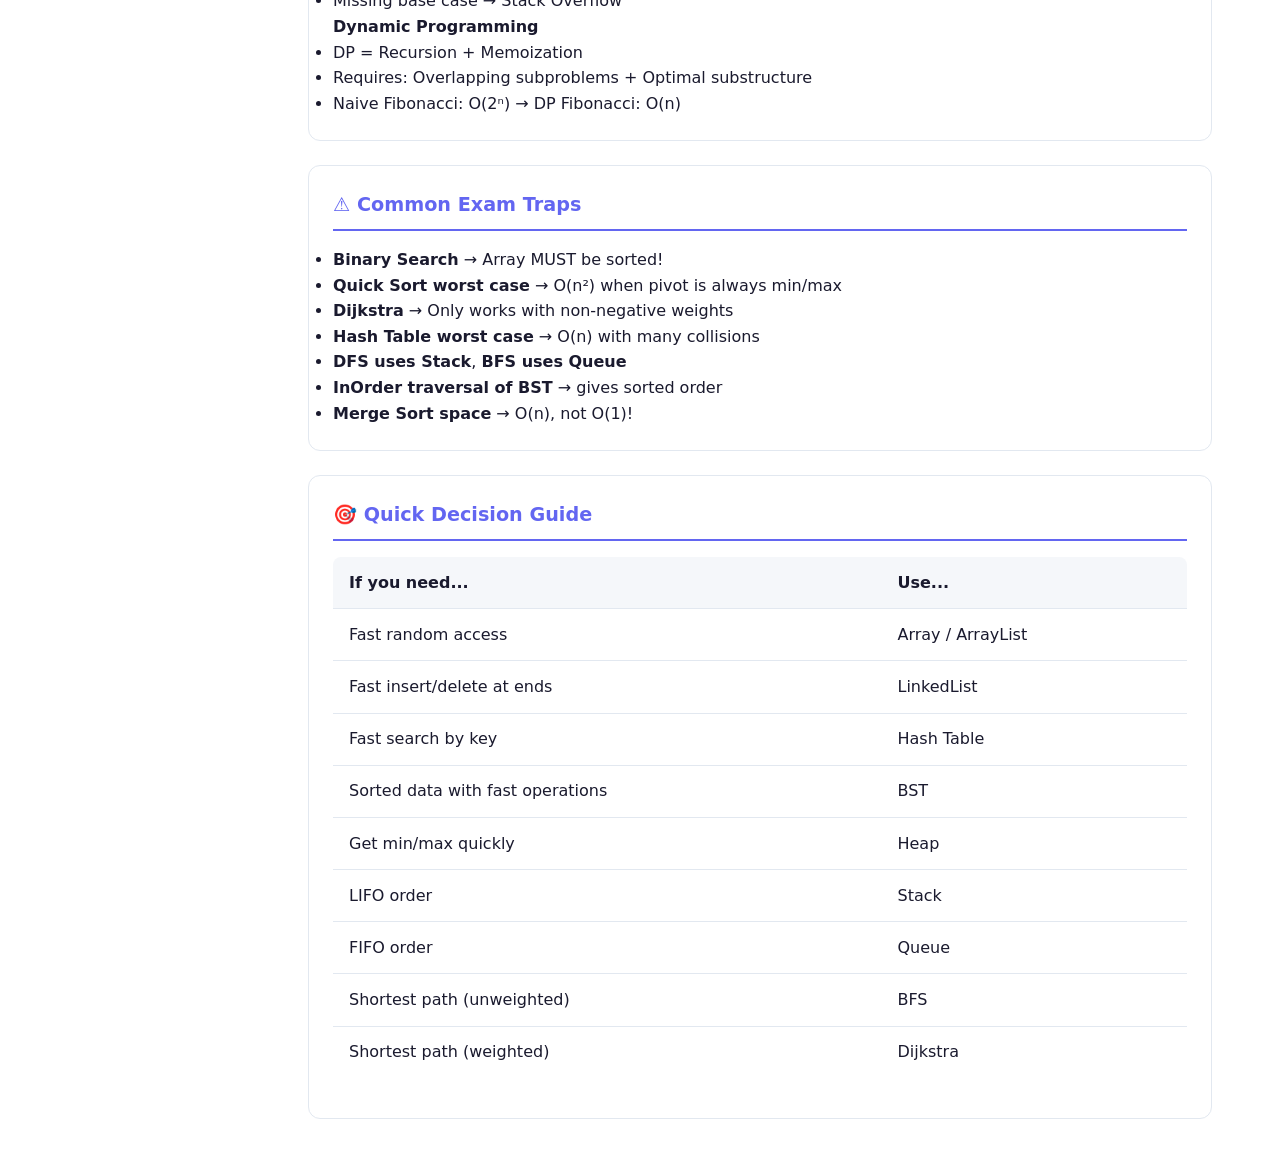
<file: pages/cheatsheet.html>
<!DOCTYPE html>
<html lang="en">
<head>
    <meta charset="UTF-8">
    <meta name="viewport" content="width=device-width, initial-scale=1.0">
    <title>Cheat Sheet | ADS Review</title>
    <link rel="stylesheet" href="../styles.css">
    <style>
        .cheat-section {
            background: var(--bg-card);
            border: 1px solid var(--border);
            border-radius: 12px;
            padding: 1.5rem;
            margin-bottom: 1.5rem;
        }
        .cheat-section h3 {
            color: var(--accent);
            border-bottom: 2px solid var(--accent);
            padding-bottom: 0.5rem;
            margin-bottom: 1rem;
        }
        .two-col {
            display: grid;
            grid-template-columns: 1fr 1fr;
            gap: 1.5rem;
        }
        @media (max-width: 768px) {
            .two-col { grid-template-columns: 1fr; }
        }
    </style>
</head>
<body>
    <nav class="sidebar">
        <div class="logo"><h2>📚 ADS Review</h2></div>
        <ul class="nav-links">
            <li><a href="../index.html">🏠 Home</a></li>
            <li><a href="recursion.html">1. Recursion</a></li>
            <li><a href="big-o.html">2. Big-O Notation</a></li>
            <li><a href="data-structures.html">3. Array & LinkedList</a></li>
            <li><a href="stack-queue-heap.html">4. Stack, Queue, Heap</a></li>
            <li><a href="hash-bst.html">5. Hash Tables & BST</a></li>
            <li><a href="sorting.html">6. Sorting Algorithms</a></li>
            <li><a href="searching.html">7. Searching</a></li>
            <li><a href="graphs.html">8. Graphs</a></li>
            <li><a href="bfs-dfs-dijkstra.html">9. BFS, DFS, Dijkstra</a></li>
            <li><a href="dynamic-programming.html">10. Dynamic Programming</a></li>
            <li class="divider"></li>
            <li><a href="cheatsheet.html" class="active">📋 Cheat Sheet</a></li>
        </ul>
        <button class="theme-toggle" onclick="toggleTheme()">🌙 Dark Mode</button>
    </nav>

    <main class="content">
        <div class="back-nav"><a href="../index.html">← Back to Home</a></div>
        
        <h1>📋 Final Exam Cheat Sheet</h1>
        <h2>All key concepts in one place</h2>

        <div class="cheat-section">
            <h3>🔢 Big-O Complexity (Fastest → Slowest)</h3>
            <p><code>O(1)</code> → <code>O(log n)</code> → <code>O(n)</code> → <code>O(n log n)</code> → <code>O(n²)</code> → <code>O(2ⁿ)</code> → <code>O(n!)</code></p>
            
            <table>
                <tr>
                    <th>Pattern</th>
                    <th>Complexity</th>
                </tr>
                <tr><td>No loops, array access</td><td>O(1)</td></tr>
                <tr><td>Loop halving each time</td><td>O(log n)</td></tr>
                <tr><td>Single loop 0 to n</td><td>O(n)</td></tr>
                <tr><td>Efficient sorts</td><td>O(n log n)</td></tr>
                <tr><td>Nested loops</td><td>O(n²)</td></tr>
                <tr><td>2 recursive calls (Fib)</td><td>O(2ⁿ)</td></tr>
            </table>
        </div>

        <div class="two-col">
            <div class="cheat-section">
                <h3>📚 Stack (LIFO)</h3>
                <ul>
                    <li><strong>push/pop/peek:</strong> O(1)</li>
                    <li>Last In, First Out</li>
                    <li>Uses: function calls, DFS, undo</li>
                </ul>
            </div>
            
            <div class="cheat-section">
                <h3>📚 Queue (FIFO)</h3>
                <ul>
                    <li><strong>enqueue/dequeue:</strong> O(1)</li>
                    <li>First In, First Out</li>
                    <li>Uses: BFS, scheduling</li>
                </ul>
            </div>
        </div>

        <div class="cheat-section">
            <h3>📦 Data Structure Operations</h3>
            <table>
                <tr>
                    <th>Structure</th>
                    <th>Access</th>
                    <th>Search</th>
                    <th>Insert</th>
                    <th>Delete</th>
                </tr>
                <tr>
                    <td>Array</td>
                    <td><span class="complexity good">O(1)</span></td>
                    <td>O(n)</td>
                    <td>O(n)</td>
                    <td>O(n)</td>
                </tr>
                <tr>
                    <td>LinkedList</td>
                    <td>O(n)</td>
                    <td>O(n)</td>
                    <td><span class="complexity good">O(1)</span>*</td>
                    <td><span class="complexity good">O(1)</span>*</td>
                </tr>
                <tr>
                    <td>Hash Table</td>
                    <td>-</td>
                    <td><span class="complexity good">O(1)</span> avg</td>
                    <td><span class="complexity good">O(1)</span> avg</td>
                    <td><span class="complexity good">O(1)</span> avg</td>
                </tr>
                <tr>
                    <td>BST</td>
                    <td>-</td>
                    <td>O(log n) avg</td>
                    <td>O(log n) avg</td>
                    <td>O(log n) avg</td>
                </tr>
                <tr>
                    <td>Heap</td>
                    <td><span class="complexity good">O(1)</span> (root)</td>
                    <td>O(n)</td>
                    <td>O(log n)</td>
                    <td>O(log n)</td>
                </tr>
            </table>
            <small>* At known position</small>
        </div>

        <div class="cheat-section">
            <h3>🔄 Sorting Algorithms</h3>
            <table>
                <tr>
                    <th>Algorithm</th>
                    <th>Best</th>
                    <th>Average</th>
                    <th>Worst</th>
                    <th>Space</th>
                </tr>
                <tr>
                    <td>Bubble Sort</td>
                    <td>O(n)</td>
                    <td>O(n²)</td>
                    <td>O(n²)</td>
                    <td>O(1)</td>
                </tr>
                <tr>
                    <td>Merge Sort</td>
                    <td>O(n log n)</td>
                    <td>O(n log n)</td>
                    <td>O(n log n)</td>
                    <td><strong>O(n)</strong></td>
                </tr>
                <tr>
                    <td>Quick Sort</td>
                    <td>O(n log n)</td>
                    <td>O(n log n)</td>
                    <td><strong>O(n²)</strong></td>
                    <td>O(log n)</td>
                </tr>
                <tr>
                    <td>Heap Sort</td>
                    <td>O(n log n)</td>
                    <td>O(n log n)</td>
                    <td>O(n log n)</td>
                    <td>O(1)</td>
                </tr>
            </table>
        </div>

        <div class="cheat-section">
            <h3>🔍 Searching</h3>
            <table>
                <tr>
                    <th>Algorithm</th>
                    <th>Complexity</th>
                    <th>Requires</th>
                </tr>
                <tr>
                    <td>Linear Search</td>
                    <td>O(n)</td>
                    <td>Nothing</td>
                </tr>
                <tr>
                    <td>Binary Search</td>
                    <td><span class="complexity good">O(log n)</span></td>
                    <td><strong>Sorted array</strong></td>
                </tr>
                <tr>
                    <td>Hash Table</td>
                    <td>O(1) avg</td>
                    <td>Good hash function</td>
                </tr>
            </table>
        </div>

        <div class="cheat-section">
            <h3>🌳 Tree Traversals (BST)</h3>
            <table>
                <tr>
                    <th>Traversal</th>
                    <th>Order</th>
                    <th>Use Case</th>
                </tr>
                <tr>
                    <td><strong>InOrder</strong></td>
                    <td>Left → Root → Right</td>
                    <td><strong>Sorted output for BST</strong></td>
                </tr>
                <tr>
                    <td><strong>PreOrder</strong></td>
                    <td>Root → Left → Right</td>
                    <td>Copy tree, prefix expression</td>
                </tr>
                <tr>
                    <td><strong>PostOrder</strong></td>
                    <td>Left → Right → Root</td>
                    <td>Delete tree, postfix expression</td>
                </tr>
            </table>
        </div>

        <div class="cheat-section">
            <h3>🕸️ Graph Algorithms</h3>
            <table>
                <tr>
                    <th>Algorithm</th>
                    <th>Data Structure</th>
                    <th>Use Case</th>
                    <th>Complexity</th>
                </tr>
                <tr>
                    <td><strong>DFS</strong></td>
                    <td>Stack</td>
                    <td>Path finding, cycles</td>
                    <td>O(V + E)</td>
                </tr>
                <tr>
                    <td><strong>BFS</strong></td>
                    <td>Queue</td>
                    <td>Shortest path (unweighted)</td>
                    <td>O(V + E)</td>
                </tr>
                <tr>
                    <td><strong>Dijkstra</strong></td>
                    <td>Priority Queue</td>
                    <td>Shortest path (weighted, non-negative)</td>
                    <td>O((V+E) log V)</td>
                </tr>
            </table>
        </div>

        <div class="cheat-section">
            <h3>⚡ Key Formulas</h3>
            
            <h4>Heap (array, 1-indexed)</h4>
            <ul>
                <li>Left child: <code>2i</code></li>
                <li>Right child: <code>2i + 1</code></li>
                <li>Parent: <code>i / 2</code></li>
            </ul>

            <h4>Recursion</h4>
            <ul>
                <li>Must have: <strong>Base case</strong> + <strong>Recursive case</strong></li>
                <li>Missing base case → Stack Overflow</li>
            </ul>

            <h4>Dynamic Programming</h4>
            <ul>
                <li>DP = Recursion + Memoization</li>
                <li>Requires: Overlapping subproblems + Optimal substructure</li>
                <li>Naive Fibonacci: O(2ⁿ) → DP Fibonacci: O(n)</li>
            </ul>
        </div>

        <div class="cheat-section">
            <h3>⚠️ Common Exam Traps</h3>
            <ul>
                <li><strong>Binary Search</strong> → Array MUST be sorted!</li>
                <li><strong>Quick Sort worst case</strong> → O(n²) when pivot is always min/max</li>
                <li><strong>Dijkstra</strong> → Only works with non-negative weights</li>
                <li><strong>Hash Table worst case</strong> → O(n) with many collisions</li>
                <li><strong>DFS uses Stack</strong>, <strong>BFS uses Queue</strong></li>
                <li><strong>InOrder traversal of BST</strong> → gives sorted order</li>
                <li><strong>Merge Sort space</strong> → O(n), not O(1)!</li>
            </ul>
        </div>

        <div class="cheat-section">
            <h3>🎯 Quick Decision Guide</h3>
            <table>
                <tr>
                    <th>If you need...</th>
                    <th>Use...</th>
                </tr>
                <tr><td>Fast random access</td><td>Array / ArrayList</td></tr>
                <tr><td>Fast insert/delete at ends</td><td>LinkedList</td></tr>
                <tr><td>Fast search by key</td><td>Hash Table</td></tr>
                <tr><td>Sorted data with fast operations</td><td>BST</td></tr>
                <tr><td>Get min/max quickly</td><td>Heap</td></tr>
                <tr><td>LIFO order</td><td>Stack</td></tr>
                <tr><td>FIFO order</td><td>Queue</td></tr>
                <tr><td>Shortest path (unweighted)</td><td>BFS</td></tr>
                <tr><td>Shortest path (weighted)</td><td>Dijkstra</td></tr>
            </table>
        </div>

    </main>
    <script src="../script.js"></script>
</body>
</html>
</file>
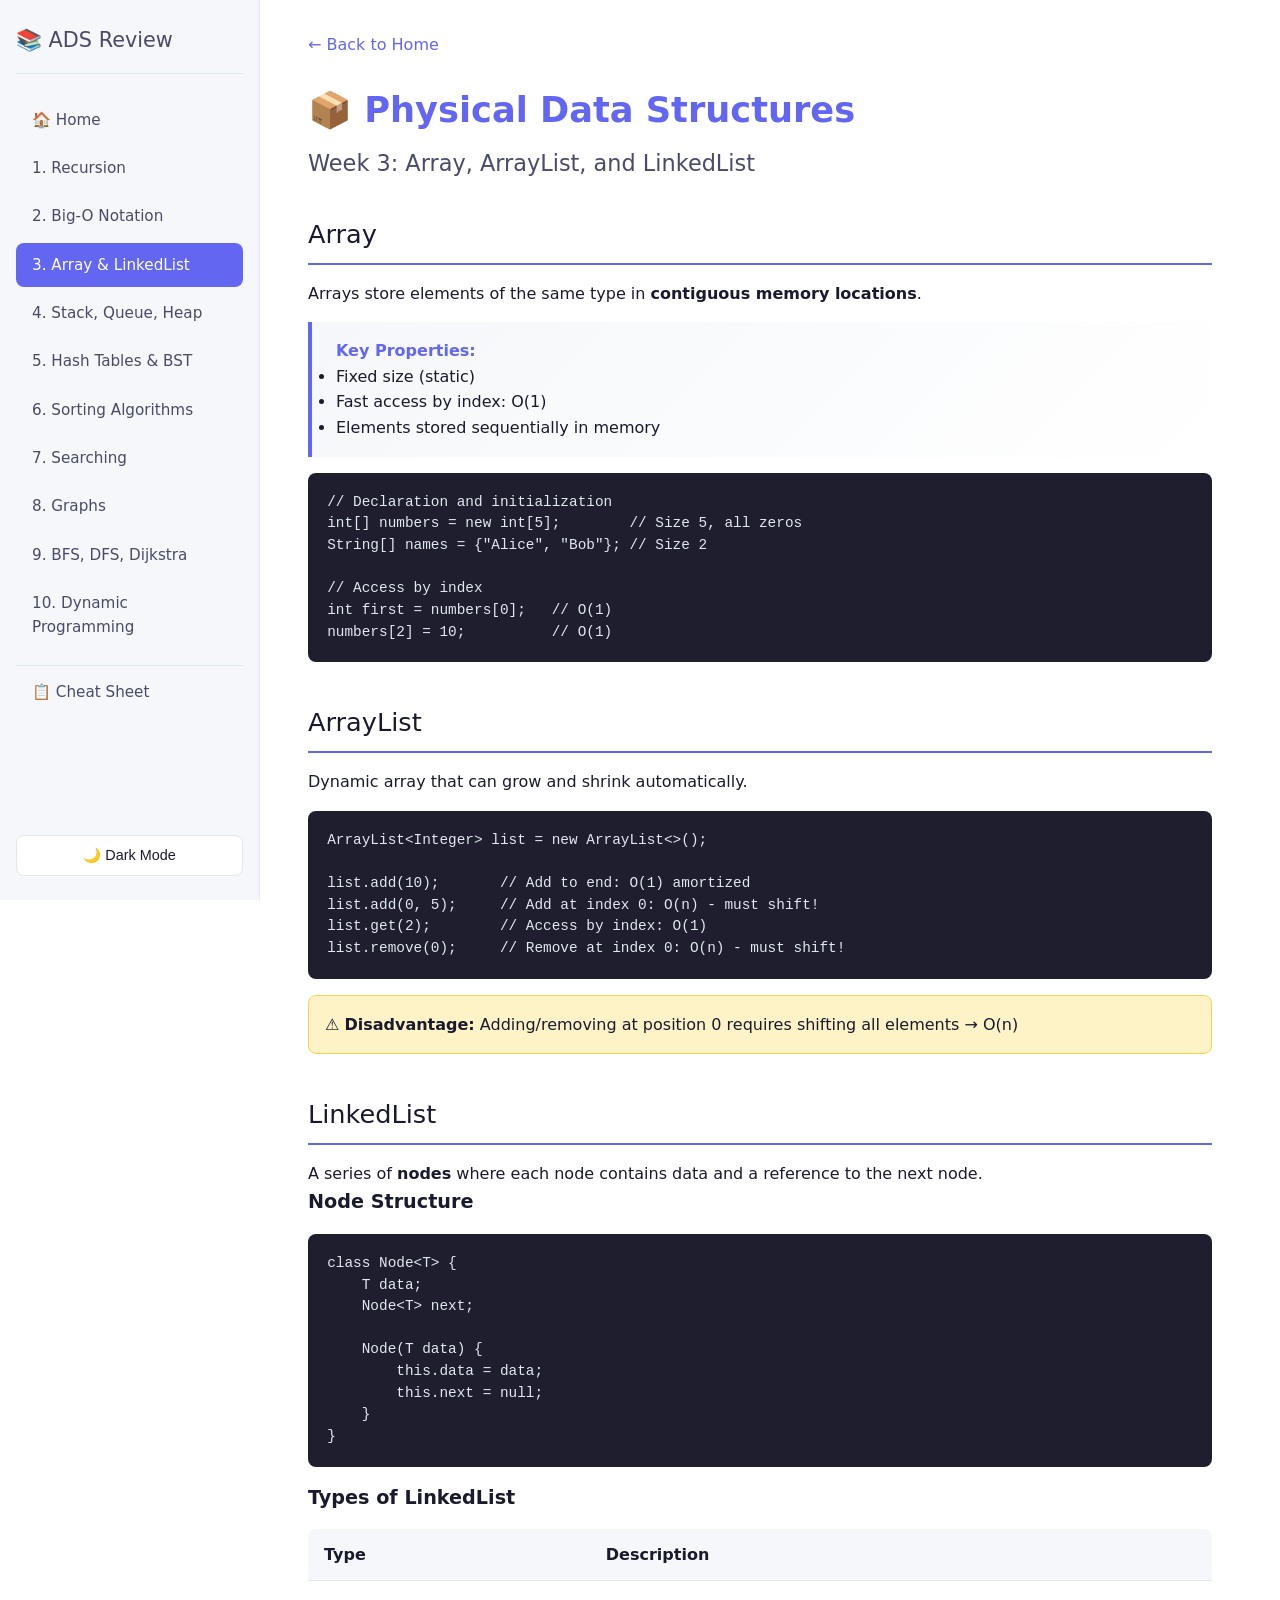
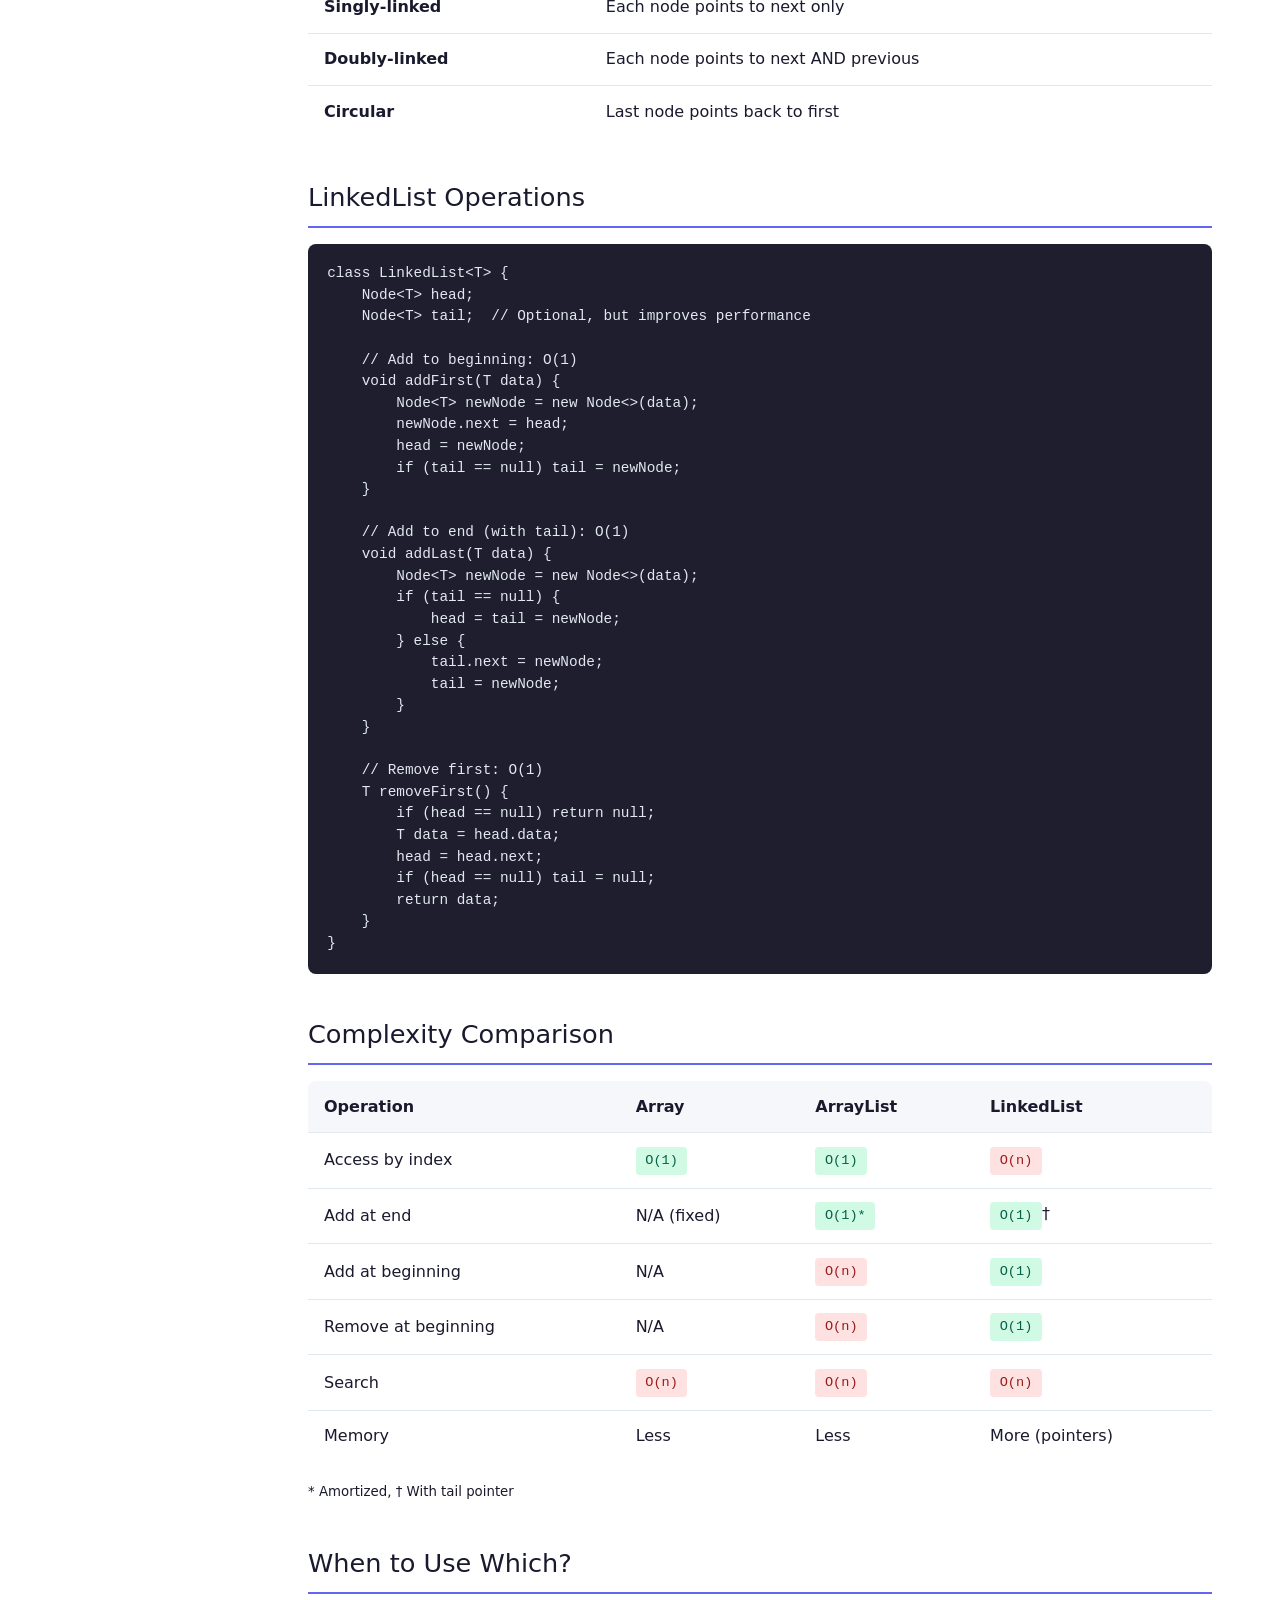
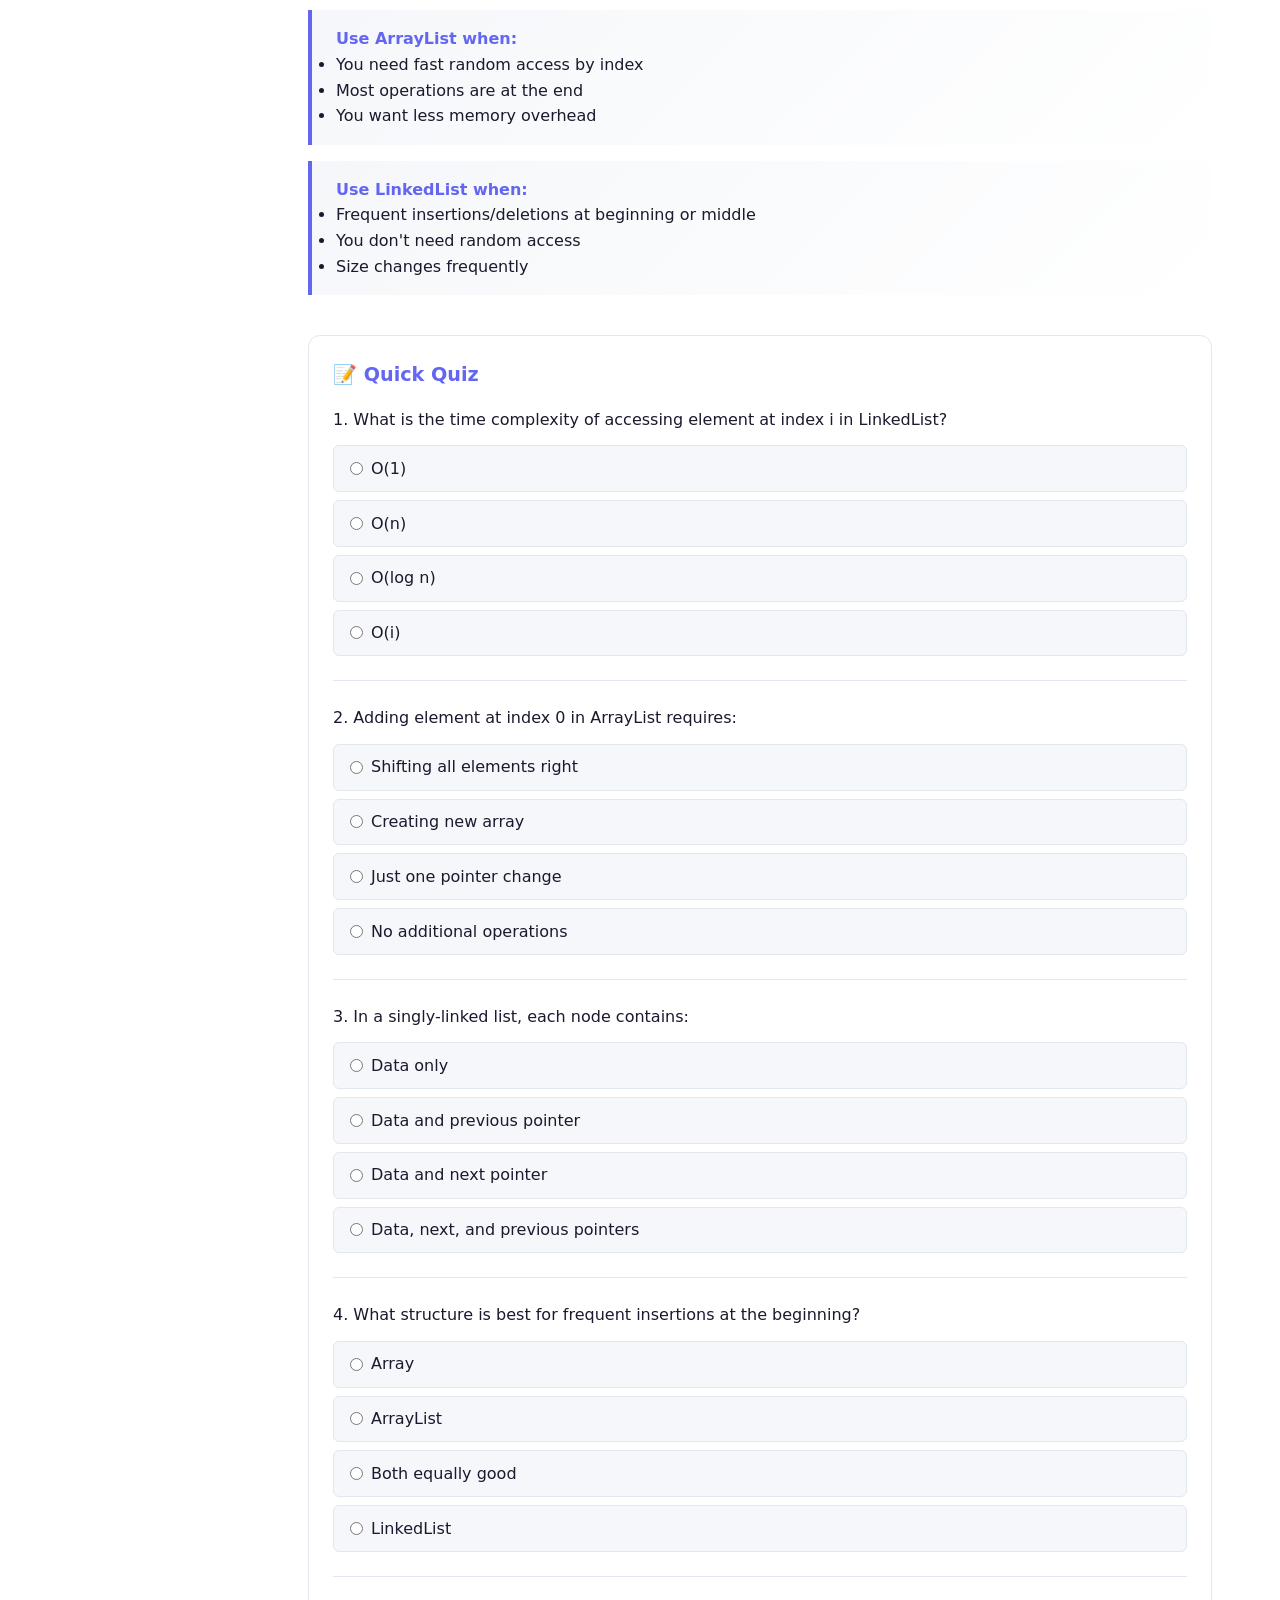
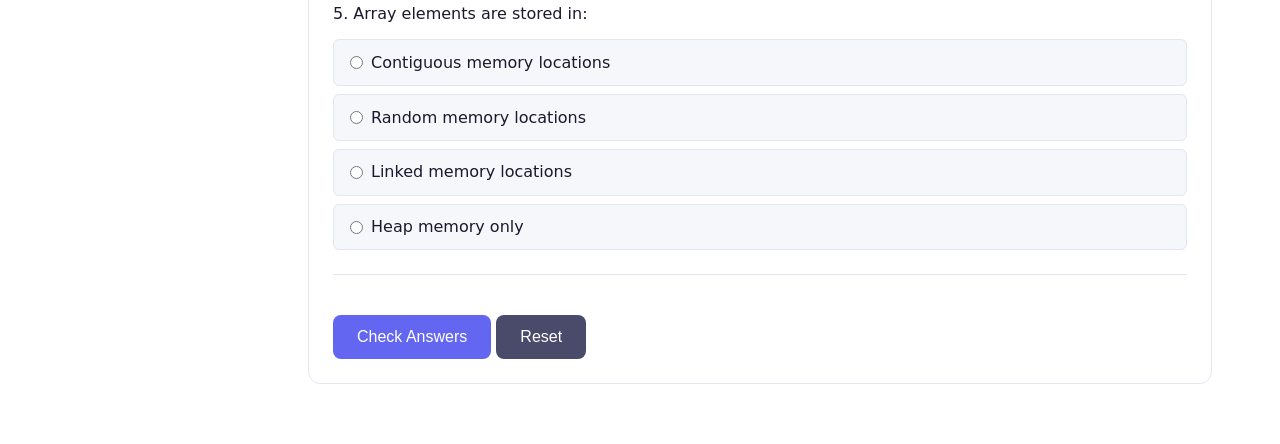
<file: pages/data-structures.html>
<!DOCTYPE html>
<html lang="en">
<head>
    <meta charset="UTF-8">
    <meta name="viewport" content="width=device-width, initial-scale=1.0">
    <title>Array & LinkedList | ADS Review</title>
    <link rel="stylesheet" href="../styles.css">
</head>
<body>
    <nav class="sidebar">
        <div class="logo"><h2>📚 ADS Review</h2></div>
        <ul class="nav-links">
            <li><a href="../index.html">🏠 Home</a></li>
            <li><a href="recursion.html">1. Recursion</a></li>
            <li><a href="big-o.html">2. Big-O Notation</a></li>
            <li><a href="data-structures.html" class="active">3. Array & LinkedList</a></li>
            <li><a href="stack-queue-heap.html">4. Stack, Queue, Heap</a></li>
            <li><a href="hash-bst.html">5. Hash Tables & BST</a></li>
            <li><a href="sorting.html">6. Sorting Algorithms</a></li>
            <li><a href="searching.html">7. Searching</a></li>
            <li><a href="graphs.html">8. Graphs</a></li>
            <li><a href="bfs-dfs-dijkstra.html">9. BFS, DFS, Dijkstra</a></li>
            <li><a href="dynamic-programming.html">10. Dynamic Programming</a></li>
            <li class="divider"></li>
            <li><a href="cheatsheet.html">📋 Cheat Sheet</a></li>
        </ul>
        <button class="theme-toggle" onclick="toggleTheme()">🌙 Dark Mode</button>
    </nav>

    <main class="content">
        <div class="back-nav"><a href="../index.html">← Back to Home</a></div>
        
        <h1>📦 Physical Data Structures</h1>
        <h2>Week 3: Array, ArrayList, and LinkedList</h2>

        <div class="section">
            <h2>Array</h2>
            <p>Arrays store elements of the same type in <strong>contiguous memory locations</strong>.</p>
            
            <div class="key-point">
                <strong>Key Properties:</strong>
                <ul>
                    <li>Fixed size (static)</li>
                    <li>Fast access by index: O(1)</li>
                    <li>Elements stored sequentially in memory</li>
                </ul>
            </div>

<pre>
// Declaration and initialization
int[] numbers = new int[5];        // Size 5, all zeros
String[] names = {"Alice", "Bob"}; // Size 2

// Access by index
int first = numbers[0];   // O(1)
numbers[2] = 10;          // O(1)
</pre>
        </div>

        <div class="section">
            <h2>ArrayList</h2>
            <p>Dynamic array that can grow and shrink automatically.</p>

<pre>
ArrayList&lt;Integer&gt; list = new ArrayList&lt;&gt;();

list.add(10);       // Add to end: O(1) amortized
list.add(0, 5);     // Add at index 0: O(n) - must shift!
list.get(2);        // Access by index: O(1)
list.remove(0);     // Remove at index 0: O(n) - must shift!
</pre>

            <div class="warning">
                ⚠️ <strong>Disadvantage:</strong> Adding/removing at position 0 requires shifting all elements → O(n)
            </div>
        </div>

        <div class="section">
            <h2>LinkedList</h2>
            <p>A series of <strong>nodes</strong> where each node contains data and a reference to the next node.</p>

            <h3>Node Structure</h3>
<pre>
class Node&lt;T&gt; {
    T data;
    Node&lt;T&gt; next;
    
    Node(T data) {
        this.data = data;
        this.next = null;
    }
}
</pre>

            <h3>Types of LinkedList</h3>
            <table>
                <tr>
                    <th>Type</th>
                    <th>Description</th>
                </tr>
                <tr>
                    <td><strong>Singly-linked</strong></td>
                    <td>Each node points to next only</td>
                </tr>
                <tr>
                    <td><strong>Doubly-linked</strong></td>
                    <td>Each node points to next AND previous</td>
                </tr>
                <tr>
                    <td><strong>Circular</strong></td>
                    <td>Last node points back to first</td>
                </tr>
            </table>
        </div>

        <div class="section">
            <h2>LinkedList Operations</h2>

<pre>
class LinkedList&lt;T&gt; {
    Node&lt;T&gt; head;
    Node&lt;T&gt; tail;  // Optional, but improves performance
    
    // Add to beginning: O(1)
    void addFirst(T data) {
        Node&lt;T&gt; newNode = new Node&lt;&gt;(data);
        newNode.next = head;
        head = newNode;
        if (tail == null) tail = newNode;
    }
    
    // Add to end (with tail): O(1)
    void addLast(T data) {
        Node&lt;T&gt; newNode = new Node&lt;&gt;(data);
        if (tail == null) {
            head = tail = newNode;
        } else {
            tail.next = newNode;
            tail = newNode;
        }
    }
    
    // Remove first: O(1)
    T removeFirst() {
        if (head == null) return null;
        T data = head.data;
        head = head.next;
        if (head == null) tail = null;
        return data;
    }
}
</pre>
        </div>

        <div class="section">
            <h2>Complexity Comparison</h2>
            
            <table>
                <tr>
                    <th>Operation</th>
                    <th>Array</th>
                    <th>ArrayList</th>
                    <th>LinkedList</th>
                </tr>
                <tr>
                    <td>Access by index</td>
                    <td><span class="complexity good">O(1)</span></td>
                    <td><span class="complexity good">O(1)</span></td>
                    <td><span class="complexity bad">O(n)</span></td>
                </tr>
                <tr>
                    <td>Add at end</td>
                    <td>N/A (fixed)</td>
                    <td><span class="complexity good">O(1)*</span></td>
                    <td><span class="complexity good">O(1)</span>†</td>
                </tr>
                <tr>
                    <td>Add at beginning</td>
                    <td>N/A</td>
                    <td><span class="complexity bad">O(n)</span></td>
                    <td><span class="complexity good">O(1)</span></td>
                </tr>
                <tr>
                    <td>Remove at beginning</td>
                    <td>N/A</td>
                    <td><span class="complexity bad">O(n)</span></td>
                    <td><span class="complexity good">O(1)</span></td>
                </tr>
                <tr>
                    <td>Search</td>
                    <td><span class="complexity bad">O(n)</span></td>
                    <td><span class="complexity bad">O(n)</span></td>
                    <td><span class="complexity bad">O(n)</span></td>
                </tr>
                <tr>
                    <td>Memory</td>
                    <td>Less</td>
                    <td>Less</td>
                    <td>More (pointers)</td>
                </tr>
            </table>
            <p><small>* Amortized, † With tail pointer</small></p>
        </div>

        <div class="section">
            <h2>When to Use Which?</h2>
            
            <div class="key-point">
                <strong>Use ArrayList when:</strong>
                <ul>
                    <li>You need fast random access by index</li>
                    <li>Most operations are at the end</li>
                    <li>You want less memory overhead</li>
                </ul>
            </div>

            <div class="key-point">
                <strong>Use LinkedList when:</strong>
                <ul>
                    <li>Frequent insertions/deletions at beginning or middle</li>
                    <li>You don't need random access</li>
                    <li>Size changes frequently</li>
                </ul>
            </div>
        </div>

        <!-- Quiz Section -->
        <div class="quiz-container" id="quiz-ds">
            <h3>📝 Quick Quiz</h3>
            
            <div class="quiz-question" data-answer="b">
                <p>1. What is the time complexity of accessing element at index i in LinkedList?</p>
                <div class="quiz-options">
                    <label class="quiz-option"><input type="radio" name="q1" value="a"> O(1)</label>
                    <label class="quiz-option"><input type="radio" name="q1" value="b"> O(n)</label>
                    <label class="quiz-option"><input type="radio" name="q1" value="c"> O(log n)</label>
                    <label class="quiz-option"><input type="radio" name="q1" value="d"> O(i)</label>
                </div>
            </div>

            <div class="quiz-question" data-answer="a">
                <p>2. Adding element at index 0 in ArrayList requires:</p>
                <div class="quiz-options">
                    <label class="quiz-option"><input type="radio" name="q2" value="a"> Shifting all elements right</label>
                    <label class="quiz-option"><input type="radio" name="q2" value="b"> Creating new array</label>
                    <label class="quiz-option"><input type="radio" name="q2" value="c"> Just one pointer change</label>
                    <label class="quiz-option"><input type="radio" name="q2" value="d"> No additional operations</label>
                </div>
            </div>

            <div class="quiz-question" data-answer="c">
                <p>3. In a singly-linked list, each node contains:</p>
                <div class="quiz-options">
                    <label class="quiz-option"><input type="radio" name="q3" value="a"> Data only</label>
                    <label class="quiz-option"><input type="radio" name="q3" value="b"> Data and previous pointer</label>
                    <label class="quiz-option"><input type="radio" name="q3" value="c"> Data and next pointer</label>
                    <label class="quiz-option"><input type="radio" name="q3" value="d"> Data, next, and previous pointers</label>
                </div>
            </div>

            <div class="quiz-question" data-answer="d">
                <p>4. What structure is best for frequent insertions at the beginning?</p>
                <div class="quiz-options">
                    <label class="quiz-option"><input type="radio" name="q4" value="a"> Array</label>
                    <label class="quiz-option"><input type="radio" name="q4" value="b"> ArrayList</label>
                    <label class="quiz-option"><input type="radio" name="q4" value="c"> Both equally good</label>
                    <label class="quiz-option"><input type="radio" name="q4" value="d"> LinkedList</label>
                </div>
            </div>

            <div class="quiz-question" data-answer="a">
                <p>5. Array elements are stored in:</p>
                <div class="quiz-options">
                    <label class="quiz-option"><input type="radio" name="q5" value="a"> Contiguous memory locations</label>
                    <label class="quiz-option"><input type="radio" name="q5" value="b"> Random memory locations</label>
                    <label class="quiz-option"><input type="radio" name="q5" value="c"> Linked memory locations</label>
                    <label class="quiz-option"><input type="radio" name="q5" value="d"> Heap memory only</label>
                </div>
            </div>

            <button class="quiz-btn" onclick="checkQuiz('quiz-ds')">Check Answers</button>
            <button class="quiz-btn" onclick="resetQuiz('quiz-ds')" style="background: var(--text-secondary)">Reset</button>
            <div class="quiz-result"></div>
        </div>

    </main>
    <script src="../script.js"></script>
</body>
</html>
</file>
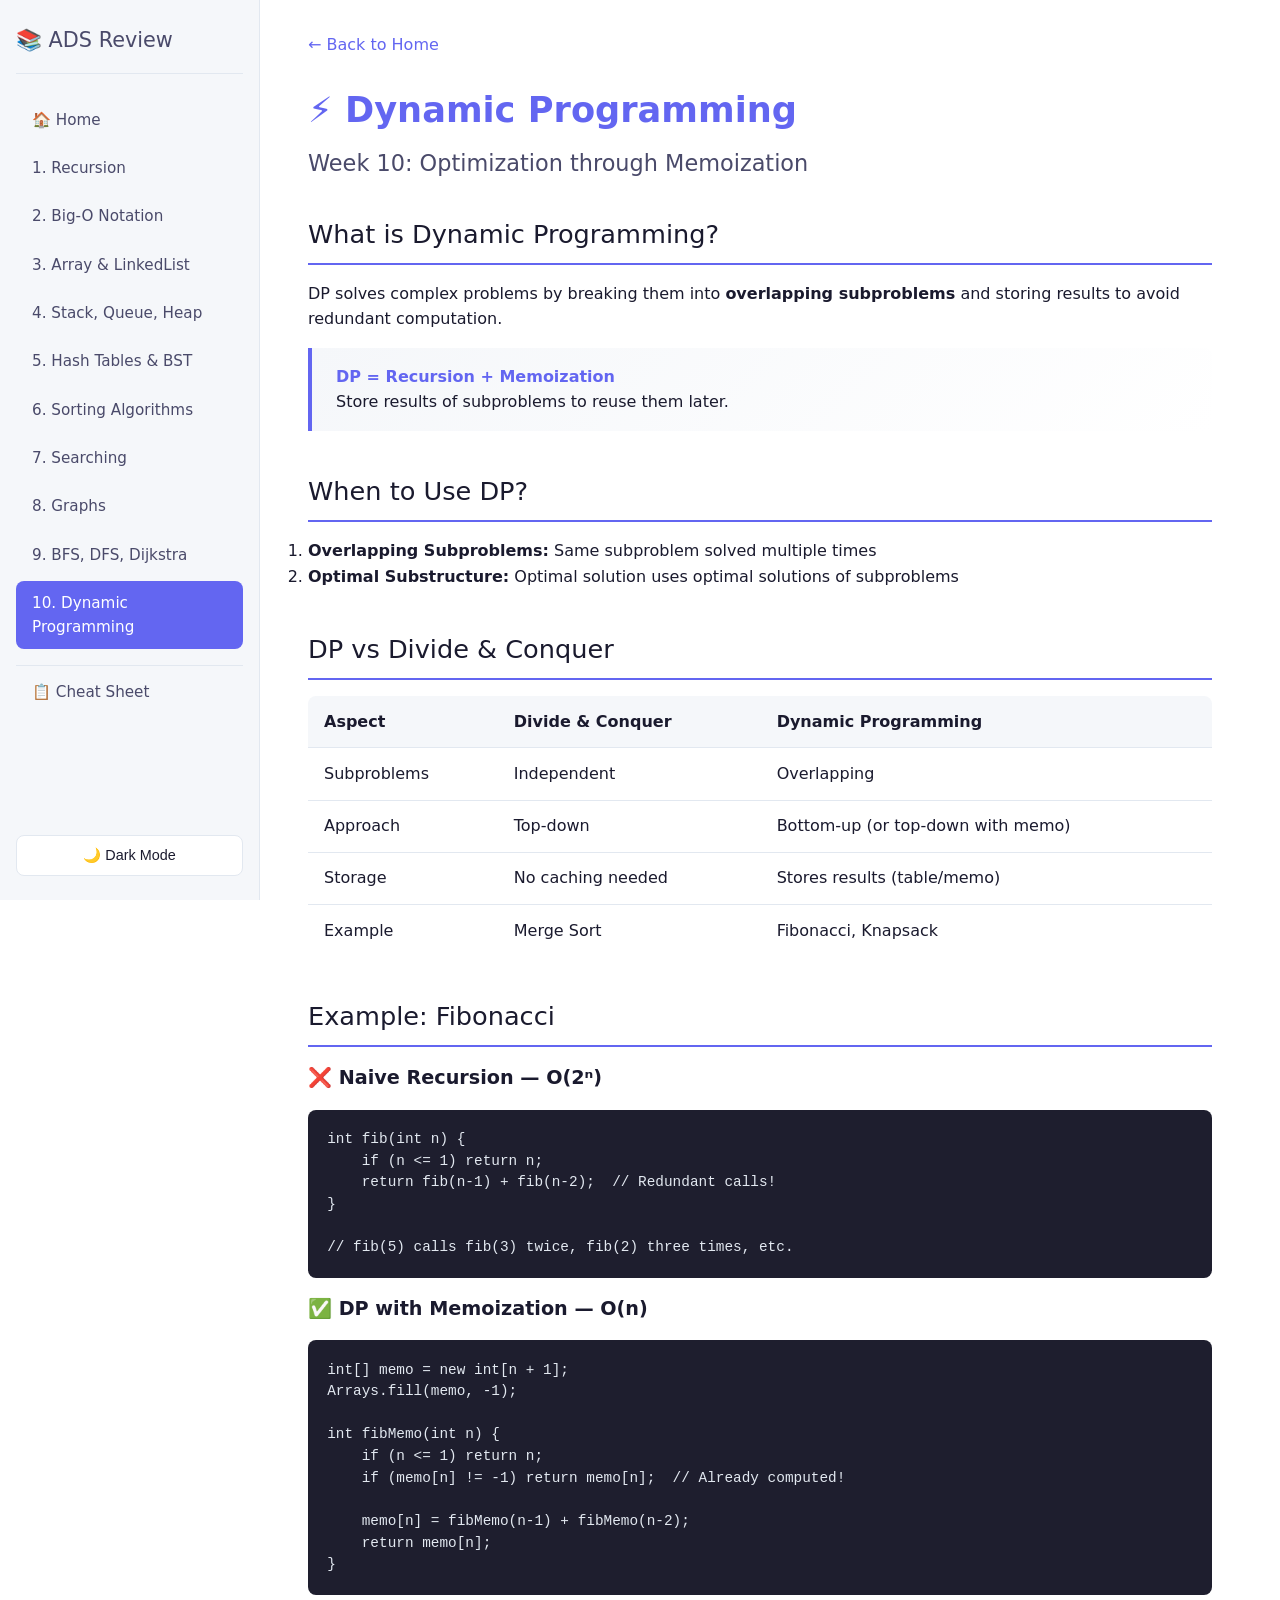
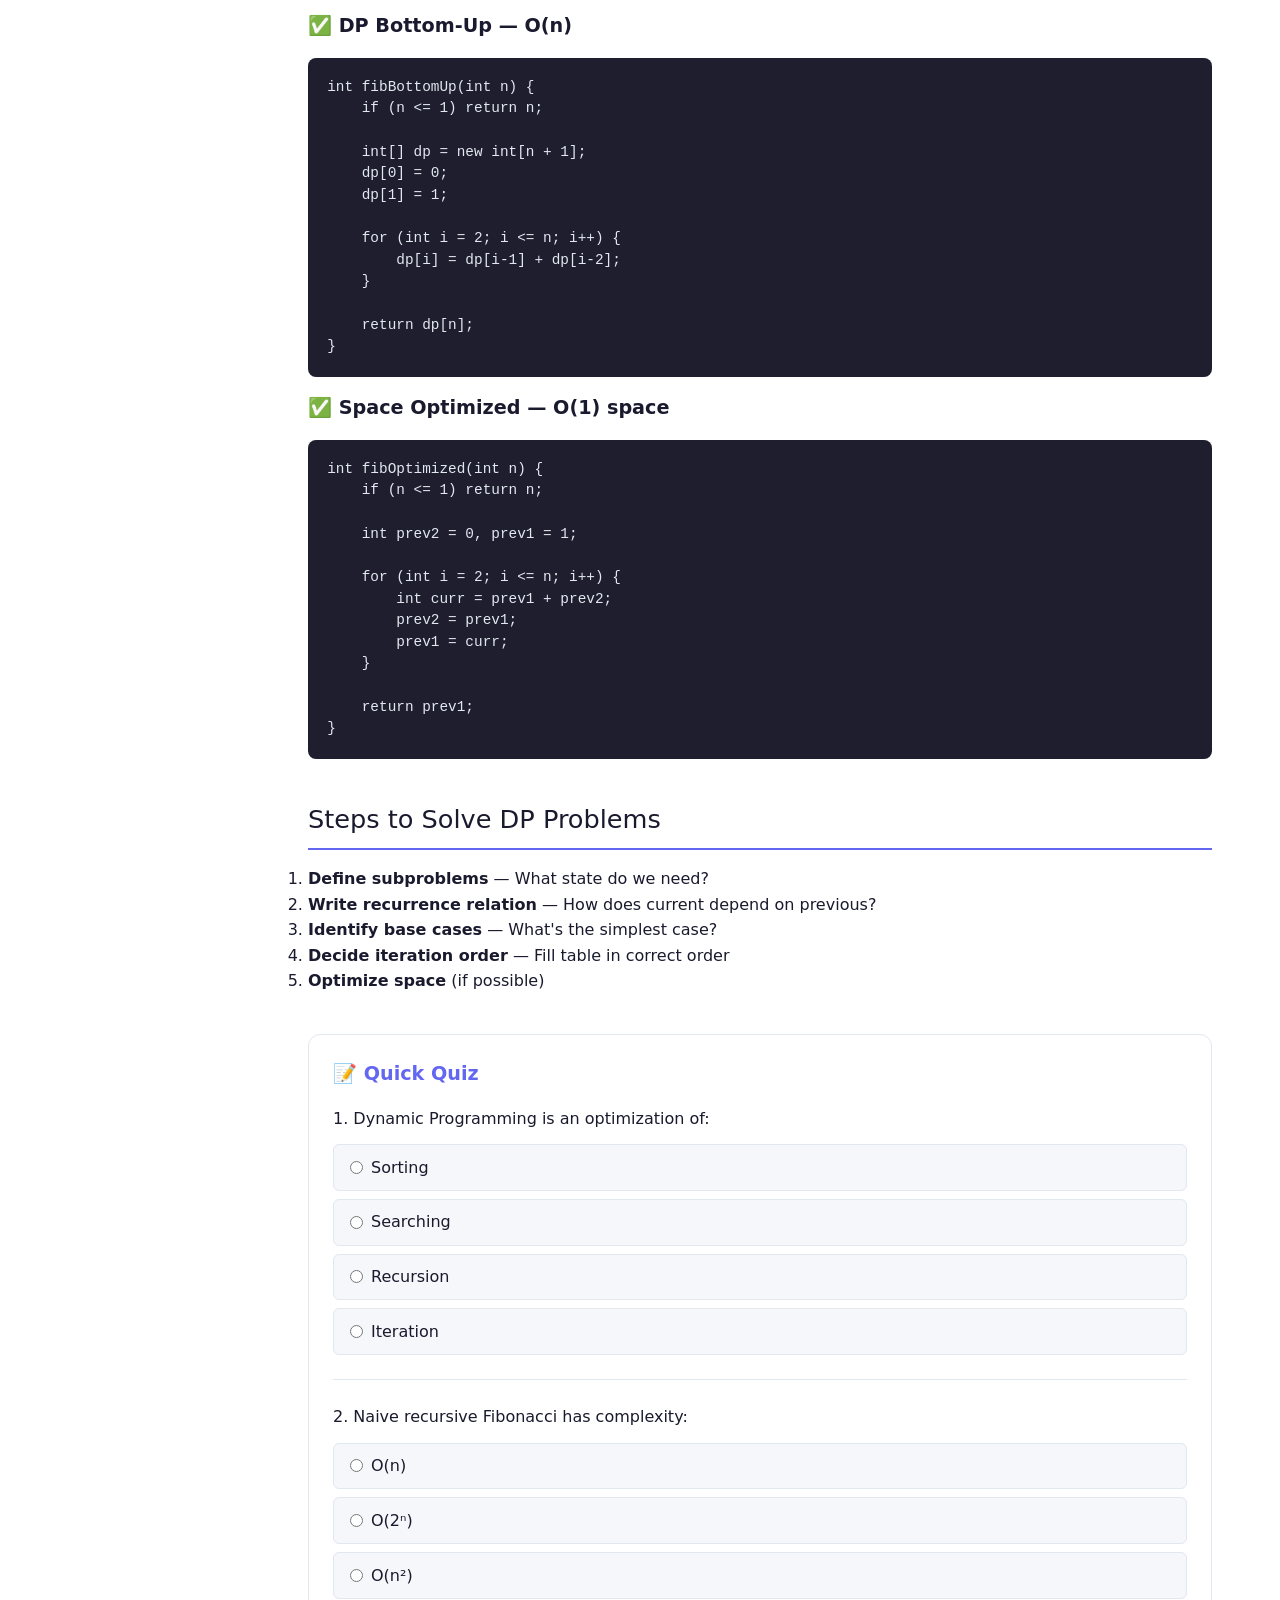
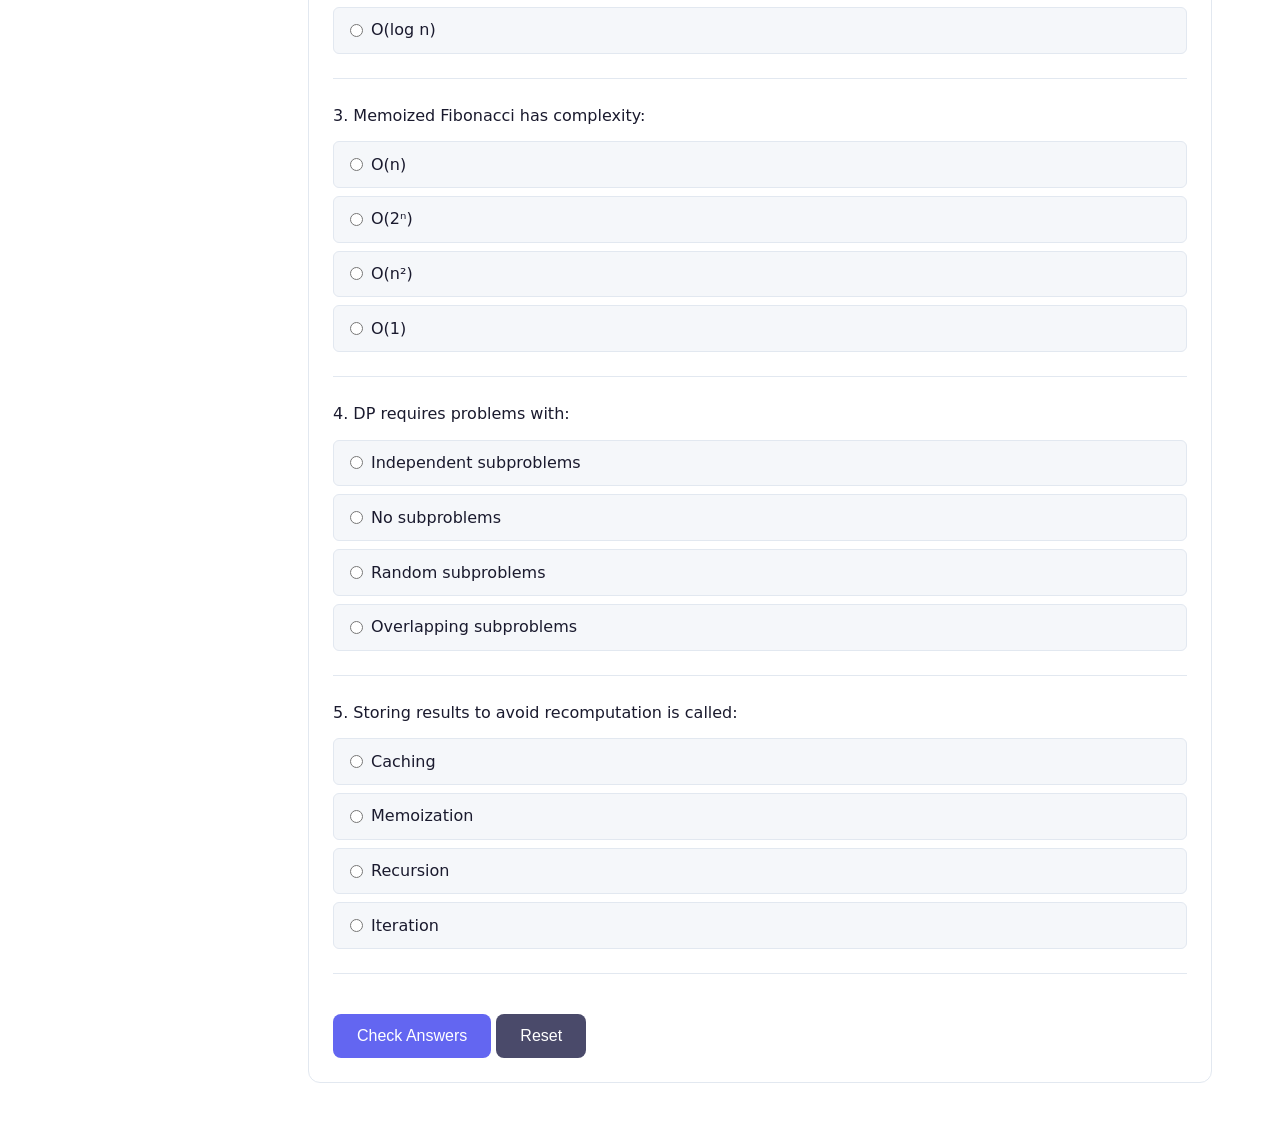
<file: pages/dynamic-programming.html>
<!DOCTYPE html>
<html lang="en">
<head>
    <meta charset="UTF-8">
    <meta name="viewport" content="width=device-width, initial-scale=1.0">
    <title>Dynamic Programming | ADS Review</title>
    <link rel="stylesheet" href="../styles.css">
</head>
<body>
    <nav class="sidebar">
        <div class="logo"><h2>📚 ADS Review</h2></div>
        <ul class="nav-links">
            <li><a href="../index.html">🏠 Home</a></li>
            <li><a href="recursion.html">1. Recursion</a></li>
            <li><a href="big-o.html">2. Big-O Notation</a></li>
            <li><a href="data-structures.html">3. Array & LinkedList</a></li>
            <li><a href="stack-queue-heap.html">4. Stack, Queue, Heap</a></li>
            <li><a href="hash-bst.html">5. Hash Tables & BST</a></li>
            <li><a href="sorting.html">6. Sorting Algorithms</a></li>
            <li><a href="searching.html">7. Searching</a></li>
            <li><a href="graphs.html">8. Graphs</a></li>
            <li><a href="bfs-dfs-dijkstra.html">9. BFS, DFS, Dijkstra</a></li>
            <li><a href="dynamic-programming.html" class="active">10. Dynamic Programming</a></li>
            <li class="divider"></li>
            <li><a href="cheatsheet.html">📋 Cheat Sheet</a></li>
        </ul>
        <button class="theme-toggle" onclick="toggleTheme()">🌙 Dark Mode</button>
    </nav>

    <main class="content">
        <div class="back-nav"><a href="../index.html">← Back to Home</a></div>
        
        <h1>⚡ Dynamic Programming</h1>
        <h2>Week 10: Optimization through Memoization</h2>

        <div class="section">
            <h2>What is Dynamic Programming?</h2>
            <p>DP solves complex problems by breaking them into <strong>overlapping subproblems</strong> and storing results to avoid redundant computation.</p>

            <div class="key-point">
                <strong>DP = Recursion + Memoization</strong><br>
                Store results of subproblems to reuse them later.
            </div>
        </div>

        <div class="section">
            <h2>When to Use DP?</h2>
            <ol>
                <li><strong>Overlapping Subproblems:</strong> Same subproblem solved multiple times</li>
                <li><strong>Optimal Substructure:</strong> Optimal solution uses optimal solutions of subproblems</li>
            </ol>
        </div>

        <div class="section">
            <h2>DP vs Divide & Conquer</h2>
            <table>
                <tr>
                    <th>Aspect</th>
                    <th>Divide & Conquer</th>
                    <th>Dynamic Programming</th>
                </tr>
                <tr>
                    <td>Subproblems</td>
                    <td>Independent</td>
                    <td>Overlapping</td>
                </tr>
                <tr>
                    <td>Approach</td>
                    <td>Top-down</td>
                    <td>Bottom-up (or top-down with memo)</td>
                </tr>
                <tr>
                    <td>Storage</td>
                    <td>No caching needed</td>
                    <td>Stores results (table/memo)</td>
                </tr>
                <tr>
                    <td>Example</td>
                    <td>Merge Sort</td>
                    <td>Fibonacci, Knapsack</td>
                </tr>
            </table>
        </div>

        <div class="section">
            <h2>Example: Fibonacci</h2>

            <h3>❌ Naive Recursion — O(2ⁿ)</h3>
<pre>
int fib(int n) {
    if (n <= 1) return n;
    return fib(n-1) + fib(n-2);  // Redundant calls!
}

// fib(5) calls fib(3) twice, fib(2) three times, etc.
</pre>

            <h3>✅ DP with Memoization — O(n)</h3>
<pre>
int[] memo = new int[n + 1];
Arrays.fill(memo, -1);

int fibMemo(int n) {
    if (n <= 1) return n;
    if (memo[n] != -1) return memo[n];  // Already computed!
    
    memo[n] = fibMemo(n-1) + fibMemo(n-2);
    return memo[n];
}
</pre>

            <h3>✅ DP Bottom-Up — O(n)</h3>
<pre>
int fibBottomUp(int n) {
    if (n <= 1) return n;
    
    int[] dp = new int[n + 1];
    dp[0] = 0;
    dp[1] = 1;
    
    for (int i = 2; i <= n; i++) {
        dp[i] = dp[i-1] + dp[i-2];
    }
    
    return dp[n];
}
</pre>

            <h3>✅ Space Optimized — O(1) space</h3>
<pre>
int fibOptimized(int n) {
    if (n <= 1) return n;
    
    int prev2 = 0, prev1 = 1;
    
    for (int i = 2; i <= n; i++) {
        int curr = prev1 + prev2;
        prev2 = prev1;
        prev1 = curr;
    }
    
    return prev1;
}
</pre>
        </div>

        <div class="section">
            <h2>Steps to Solve DP Problems</h2>
            <ol>
                <li><strong>Define subproblems</strong> — What state do we need?</li>
                <li><strong>Write recurrence relation</strong> — How does current depend on previous?</li>
                <li><strong>Identify base cases</strong> — What's the simplest case?</li>
                <li><strong>Decide iteration order</strong> — Fill table in correct order</li>
                <li><strong>Optimize space</strong> (if possible)</li>
            </ol>
        </div>

        <!-- Quiz Section -->
        <div class="quiz-container" id="quiz-dp">
            <h3>📝 Quick Quiz</h3>
            
            <div class="quiz-question" data-answer="c">
                <p>1. Dynamic Programming is an optimization of:</p>
                <div class="quiz-options">
                    <label class="quiz-option"><input type="radio" name="q1" value="a"> Sorting</label>
                    <label class="quiz-option"><input type="radio" name="q1" value="b"> Searching</label>
                    <label class="quiz-option"><input type="radio" name="q1" value="c"> Recursion</label>
                    <label class="quiz-option"><input type="radio" name="q1" value="d"> Iteration</label>
                </div>
            </div>

            <div class="quiz-question" data-answer="b">
                <p>2. Naive recursive Fibonacci has complexity:</p>
                <div class="quiz-options">
                    <label class="quiz-option"><input type="radio" name="q2" value="a"> O(n)</label>
                    <label class="quiz-option"><input type="radio" name="q2" value="b"> O(2ⁿ)</label>
                    <label class="quiz-option"><input type="radio" name="q2" value="c"> O(n²)</label>
                    <label class="quiz-option"><input type="radio" name="q2" value="d"> O(log n)</label>
                </div>
            </div>

            <div class="quiz-question" data-answer="a">
                <p>3. Memoized Fibonacci has complexity:</p>
                <div class="quiz-options">
                    <label class="quiz-option"><input type="radio" name="q3" value="a"> O(n)</label>
                    <label class="quiz-option"><input type="radio" name="q3" value="b"> O(2ⁿ)</label>
                    <label class="quiz-option"><input type="radio" name="q3" value="c"> O(n²)</label>
                    <label class="quiz-option"><input type="radio" name="q3" value="d"> O(1)</label>
                </div>
            </div>

            <div class="quiz-question" data-answer="d">
                <p>4. DP requires problems with:</p>
                <div class="quiz-options">
                    <label class="quiz-option"><input type="radio" name="q4" value="a"> Independent subproblems</label>
                    <label class="quiz-option"><input type="radio" name="q4" value="b"> No subproblems</label>
                    <label class="quiz-option"><input type="radio" name="q4" value="c"> Random subproblems</label>
                    <label class="quiz-option"><input type="radio" name="q4" value="d"> Overlapping subproblems</label>
                </div>
            </div>

            <div class="quiz-question" data-answer="b">
                <p>5. Storing results to avoid recomputation is called:</p>
                <div class="quiz-options">
                    <label class="quiz-option"><input type="radio" name="q5" value="a"> Caching</label>
                    <label class="quiz-option"><input type="radio" name="q5" value="b"> Memoization</label>
                    <label class="quiz-option"><input type="radio" name="q5" value="c"> Recursion</label>
                    <label class="quiz-option"><input type="radio" name="q5" value="d"> Iteration</label>
                </div>
            </div>

            <button class="quiz-btn" onclick="checkQuiz('quiz-dp')">Check Answers</button>
            <button class="quiz-btn" onclick="resetQuiz('quiz-dp')" style="background: var(--text-secondary)">Reset</button>
            <div class="quiz-result"></div>
        </div>

    </main>
    <script src="../script.js"></script>
</body>
</html>
</file>
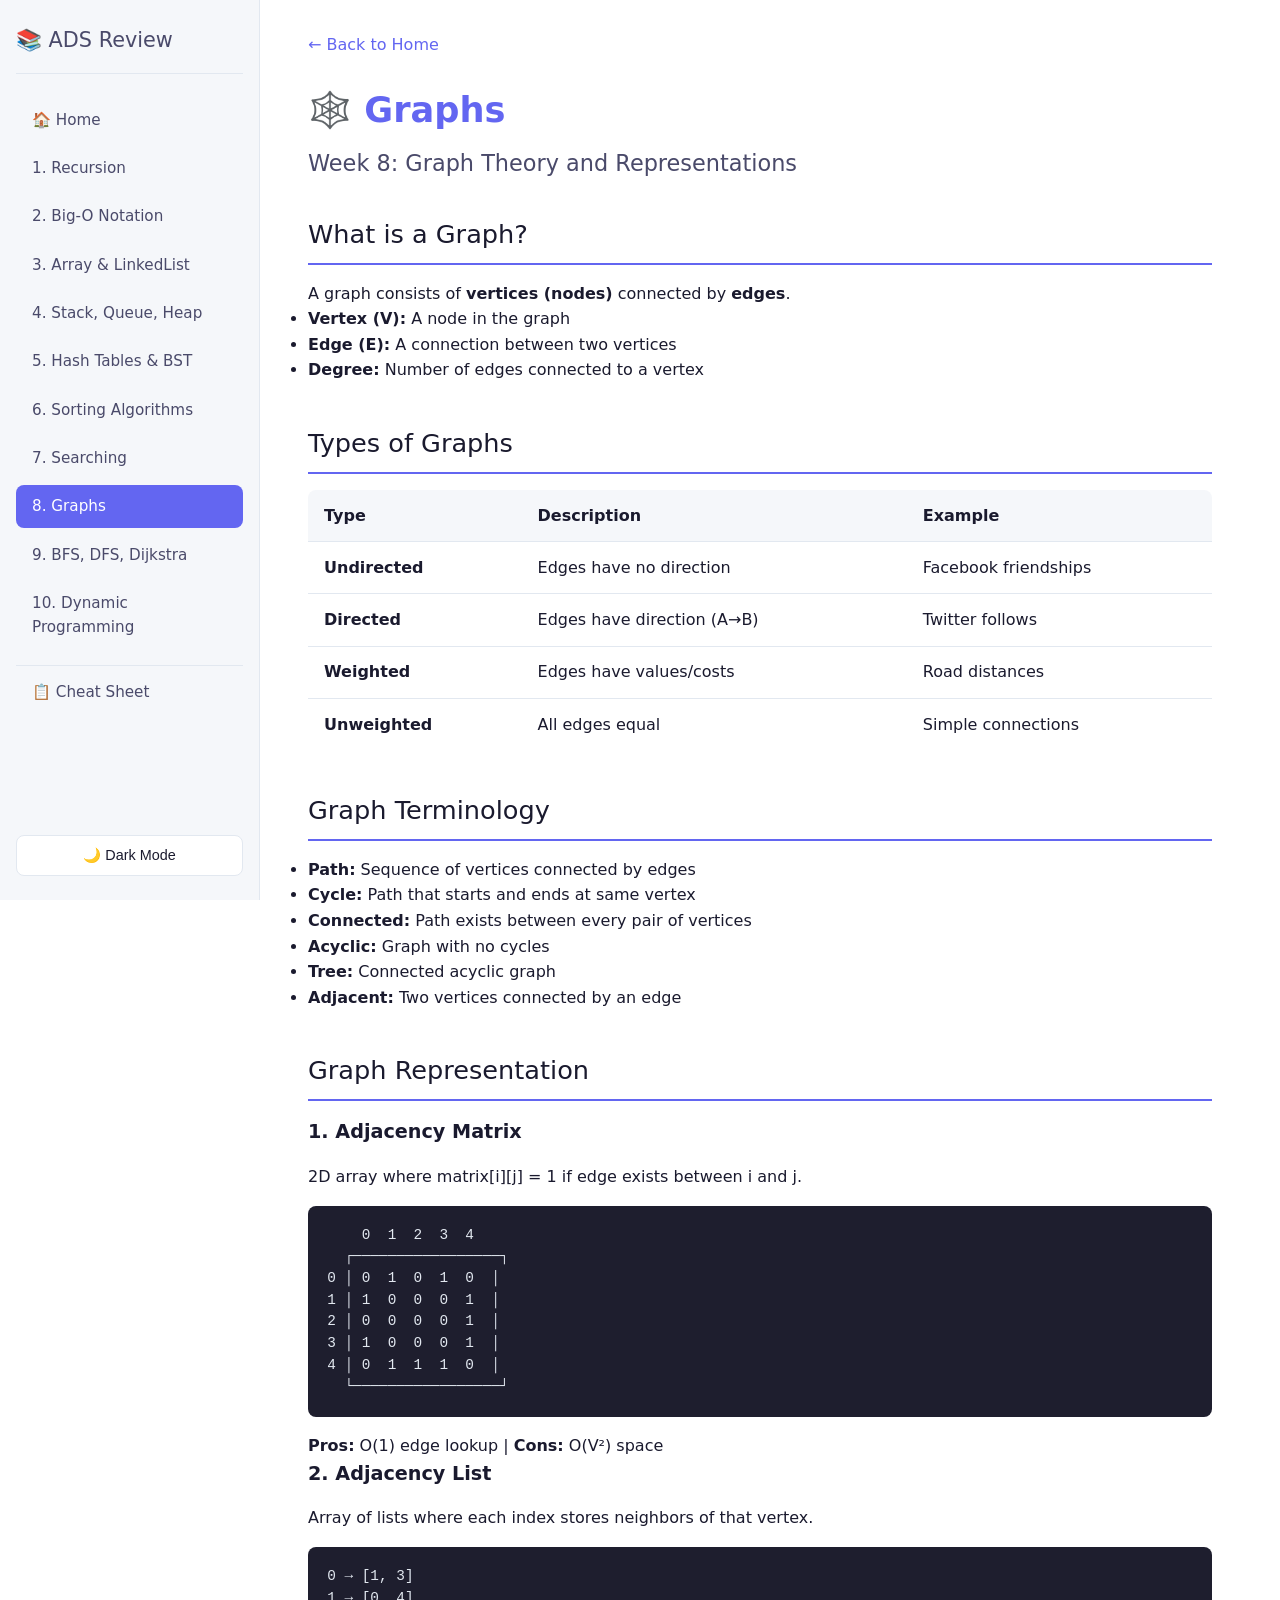
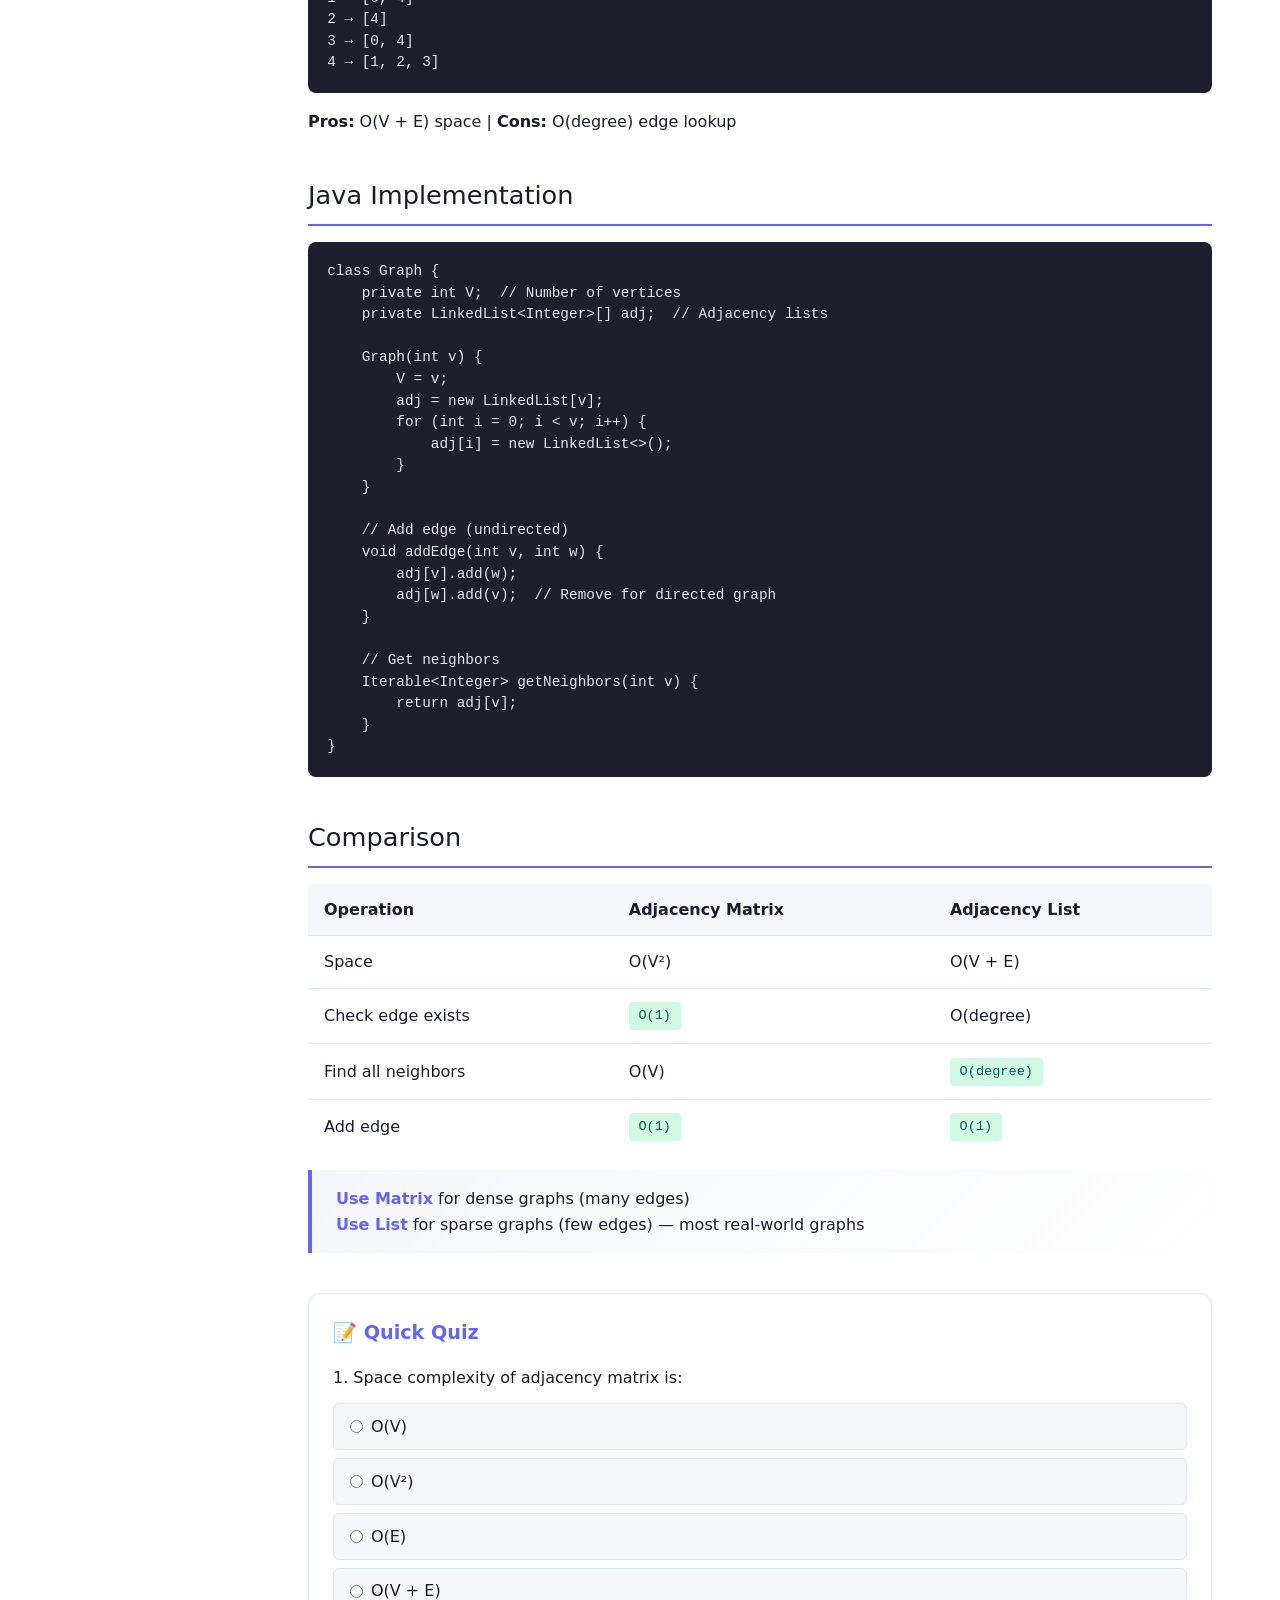
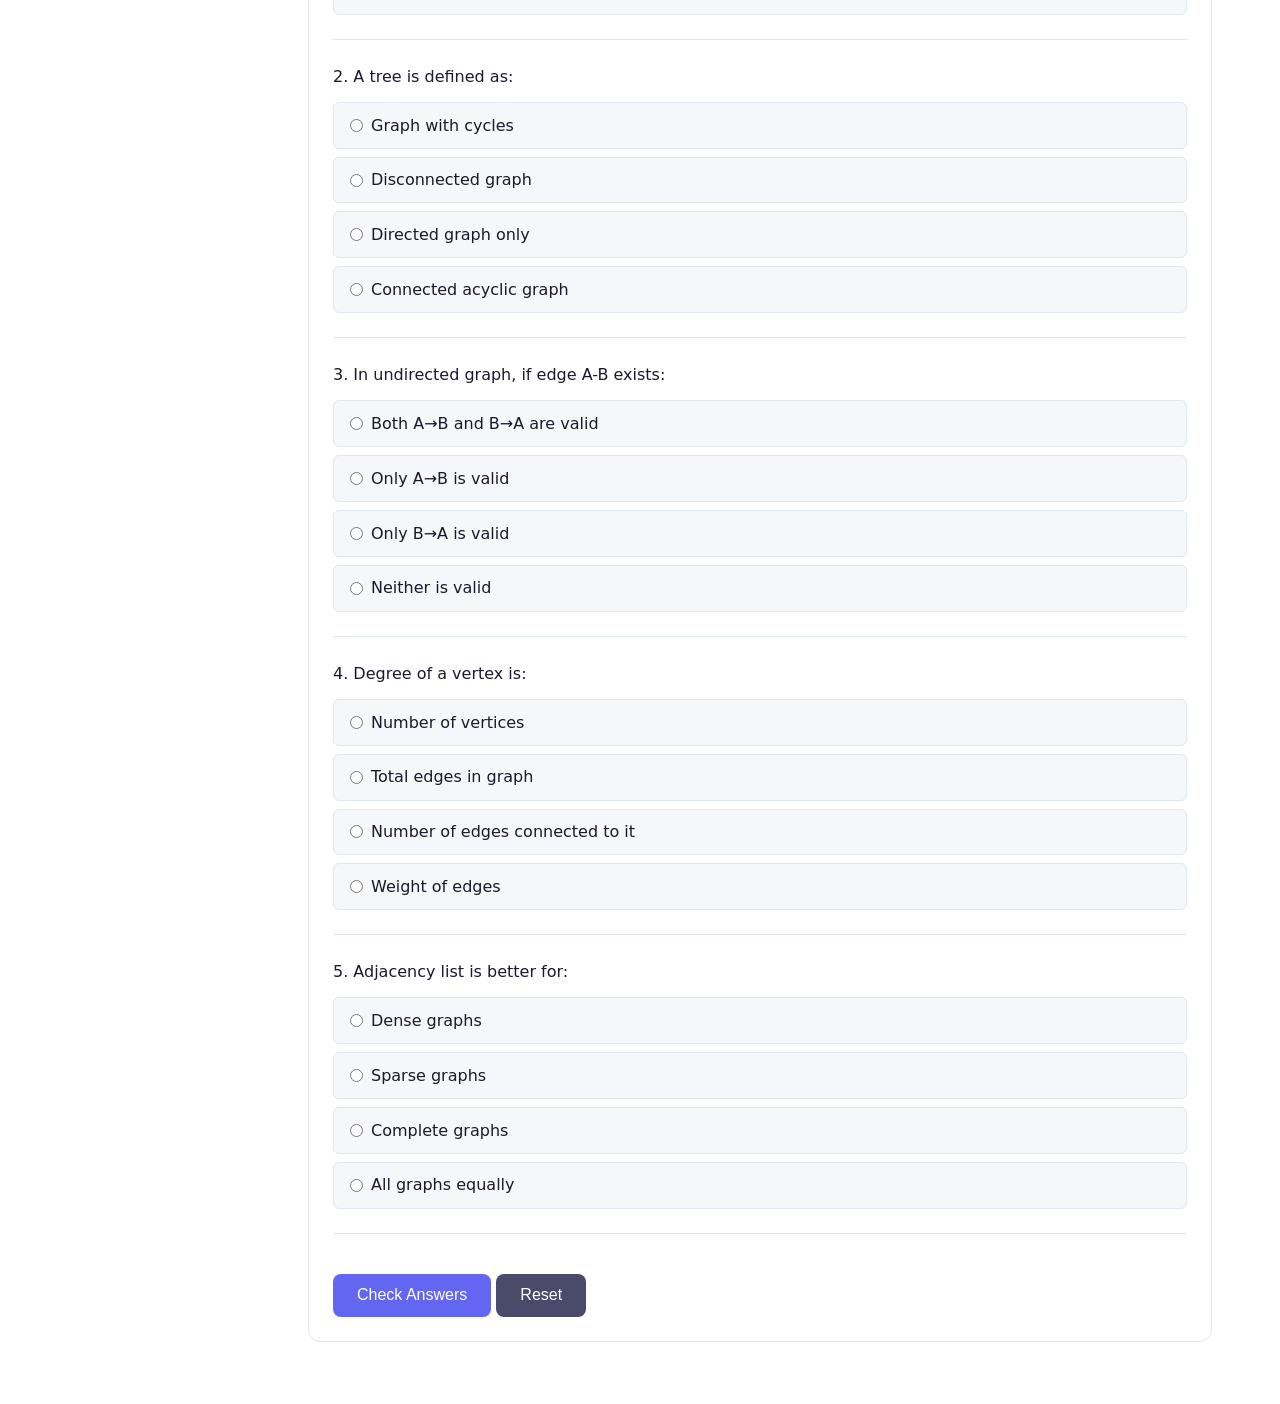
<file: pages/graphs.html>
<!DOCTYPE html>
<html lang="en">
<head>
    <meta charset="UTF-8">
    <meta name="viewport" content="width=device-width, initial-scale=1.0">
    <title>Graphs | ADS Review</title>
    <link rel="stylesheet" href="../styles.css">
</head>
<body>
    <nav class="sidebar">
        <div class="logo"><h2>📚 ADS Review</h2></div>
        <ul class="nav-links">
            <li><a href="../index.html">🏠 Home</a></li>
            <li><a href="recursion.html">1. Recursion</a></li>
            <li><a href="big-o.html">2. Big-O Notation</a></li>
            <li><a href="data-structures.html">3. Array & LinkedList</a></li>
            <li><a href="stack-queue-heap.html">4. Stack, Queue, Heap</a></li>
            <li><a href="hash-bst.html">5. Hash Tables & BST</a></li>
            <li><a href="sorting.html">6. Sorting Algorithms</a></li>
            <li><a href="searching.html">7. Searching</a></li>
            <li><a href="graphs.html" class="active">8. Graphs</a></li>
            <li><a href="bfs-dfs-dijkstra.html">9. BFS, DFS, Dijkstra</a></li>
            <li><a href="dynamic-programming.html">10. Dynamic Programming</a></li>
            <li class="divider"></li>
            <li><a href="cheatsheet.html">📋 Cheat Sheet</a></li>
        </ul>
        <button class="theme-toggle" onclick="toggleTheme()">🌙 Dark Mode</button>
    </nav>

    <main class="content">
        <div class="back-nav"><a href="../index.html">← Back to Home</a></div>
        
        <h1>🕸️ Graphs</h1>
        <h2>Week 8: Graph Theory and Representations</h2>

        <div class="section">
            <h2>What is a Graph?</h2>
            <p>A graph consists of <strong>vertices (nodes)</strong> connected by <strong>edges</strong>.</p>
            
            <ul>
                <li><strong>Vertex (V):</strong> A node in the graph</li>
                <li><strong>Edge (E):</strong> A connection between two vertices</li>
                <li><strong>Degree:</strong> Number of edges connected to a vertex</li>
            </ul>
        </div>

        <div class="section">
            <h2>Types of Graphs</h2>
            
            <table>
                <tr>
                    <th>Type</th>
                    <th>Description</th>
                    <th>Example</th>
                </tr>
                <tr>
                    <td><strong>Undirected</strong></td>
                    <td>Edges have no direction</td>
                    <td>Facebook friendships</td>
                </tr>
                <tr>
                    <td><strong>Directed</strong></td>
                    <td>Edges have direction (A→B)</td>
                    <td>Twitter follows</td>
                </tr>
                <tr>
                    <td><strong>Weighted</strong></td>
                    <td>Edges have values/costs</td>
                    <td>Road distances</td>
                </tr>
                <tr>
                    <td><strong>Unweighted</strong></td>
                    <td>All edges equal</td>
                    <td>Simple connections</td>
                </tr>
            </table>
        </div>

        <div class="section">
            <h2>Graph Terminology</h2>
            <ul>
                <li><strong>Path:</strong> Sequence of vertices connected by edges</li>
                <li><strong>Cycle:</strong> Path that starts and ends at same vertex</li>
                <li><strong>Connected:</strong> Path exists between every pair of vertices</li>
                <li><strong>Acyclic:</strong> Graph with no cycles</li>
                <li><strong>Tree:</strong> Connected acyclic graph</li>
                <li><strong>Adjacent:</strong> Two vertices connected by an edge</li>
            </ul>
        </div>

        <div class="section">
            <h2>Graph Representation</h2>

            <h3>1. Adjacency Matrix</h3>
            <p>2D array where matrix[i][j] = 1 if edge exists between i and j.</p>

<pre>
    0  1  2  3  4
  ┌─────────────────┐
0 │ 0  1  0  1  0  │
1 │ 1  0  0  0  1  │
2 │ 0  0  0  0  1  │
3 │ 1  0  0  0  1  │
4 │ 0  1  1  1  0  │
  └─────────────────┘
</pre>

            <p><strong>Pros:</strong> O(1) edge lookup | <strong>Cons:</strong> O(V²) space</p>

            <h3>2. Adjacency List</h3>
            <p>Array of lists where each index stores neighbors of that vertex.</p>

<pre>
0 → [1, 3]
1 → [0, 4]
2 → [4]
3 → [0, 4]
4 → [1, 2, 3]
</pre>

            <p><strong>Pros:</strong> O(V + E) space | <strong>Cons:</strong> O(degree) edge lookup</p>
        </div>

        <div class="section">
            <h2>Java Implementation</h2>

<pre>
class Graph {
    private int V;  // Number of vertices
    private LinkedList&lt;Integer&gt;[] adj;  // Adjacency lists
    
    Graph(int v) {
        V = v;
        adj = new LinkedList[v];
        for (int i = 0; i < v; i++) {
            adj[i] = new LinkedList&lt;&gt;();
        }
    }
    
    // Add edge (undirected)
    void addEdge(int v, int w) {
        adj[v].add(w);
        adj[w].add(v);  // Remove for directed graph
    }
    
    // Get neighbors
    Iterable&lt;Integer&gt; getNeighbors(int v) {
        return adj[v];
    }
}
</pre>
        </div>

        <div class="section">
            <h2>Comparison</h2>
            <table>
                <tr>
                    <th>Operation</th>
                    <th>Adjacency Matrix</th>
                    <th>Adjacency List</th>
                </tr>
                <tr>
                    <td>Space</td>
                    <td>O(V²)</td>
                    <td>O(V + E)</td>
                </tr>
                <tr>
                    <td>Check edge exists</td>
                    <td><span class="complexity good">O(1)</span></td>
                    <td>O(degree)</td>
                </tr>
                <tr>
                    <td>Find all neighbors</td>
                    <td>O(V)</td>
                    <td><span class="complexity good">O(degree)</span></td>
                </tr>
                <tr>
                    <td>Add edge</td>
                    <td><span class="complexity good">O(1)</span></td>
                    <td><span class="complexity good">O(1)</span></td>
                </tr>
            </table>

            <div class="key-point">
                <strong>Use Matrix</strong> for dense graphs (many edges)<br>
                <strong>Use List</strong> for sparse graphs (few edges) — most real-world graphs
            </div>
        </div>

        <!-- Quiz Section -->
        <div class="quiz-container" id="quiz-graphs">
            <h3>📝 Quick Quiz</h3>
            
            <div class="quiz-question" data-answer="b">
                <p>1. Space complexity of adjacency matrix is:</p>
                <div class="quiz-options">
                    <label class="quiz-option"><input type="radio" name="q1" value="a"> O(V)</label>
                    <label class="quiz-option"><input type="radio" name="q1" value="b"> O(V²)</label>
                    <label class="quiz-option"><input type="radio" name="q1" value="c"> O(E)</label>
                    <label class="quiz-option"><input type="radio" name="q1" value="d"> O(V + E)</label>
                </div>
            </div>

            <div class="quiz-question" data-answer="d">
                <p>2. A tree is defined as:</p>
                <div class="quiz-options">
                    <label class="quiz-option"><input type="radio" name="q2" value="a"> Graph with cycles</label>
                    <label class="quiz-option"><input type="radio" name="q2" value="b"> Disconnected graph</label>
                    <label class="quiz-option"><input type="radio" name="q2" value="c"> Directed graph only</label>
                    <label class="quiz-option"><input type="radio" name="q2" value="d"> Connected acyclic graph</label>
                </div>
            </div>

            <div class="quiz-question" data-answer="a">
                <p>3. In undirected graph, if edge A-B exists:</p>
                <div class="quiz-options">
                    <label class="quiz-option"><input type="radio" name="q3" value="a"> Both A→B and B→A are valid</label>
                    <label class="quiz-option"><input type="radio" name="q3" value="b"> Only A→B is valid</label>
                    <label class="quiz-option"><input type="radio" name="q3" value="c"> Only B→A is valid</label>
                    <label class="quiz-option"><input type="radio" name="q3" value="d"> Neither is valid</label>
                </div>
            </div>

            <div class="quiz-question" data-answer="c">
                <p>4. Degree of a vertex is:</p>
                <div class="quiz-options">
                    <label class="quiz-option"><input type="radio" name="q4" value="a"> Number of vertices</label>
                    <label class="quiz-option"><input type="radio" name="q4" value="b"> Total edges in graph</label>
                    <label class="quiz-option"><input type="radio" name="q4" value="c"> Number of edges connected to it</label>
                    <label class="quiz-option"><input type="radio" name="q4" value="d"> Weight of edges</label>
                </div>
            </div>

            <div class="quiz-question" data-answer="b">
                <p>5. Adjacency list is better for:</p>
                <div class="quiz-options">
                    <label class="quiz-option"><input type="radio" name="q5" value="a"> Dense graphs</label>
                    <label class="quiz-option"><input type="radio" name="q5" value="b"> Sparse graphs</label>
                    <label class="quiz-option"><input type="radio" name="q5" value="c"> Complete graphs</label>
                    <label class="quiz-option"><input type="radio" name="q5" value="d"> All graphs equally</label>
                </div>
            </div>

            <button class="quiz-btn" onclick="checkQuiz('quiz-graphs')">Check Answers</button>
            <button class="quiz-btn" onclick="resetQuiz('quiz-graphs')" style="background: var(--text-secondary)">Reset</button>
            <div class="quiz-result"></div>
        </div>

    </main>
    <script src="../script.js"></script>
</body>
</html>
</file>
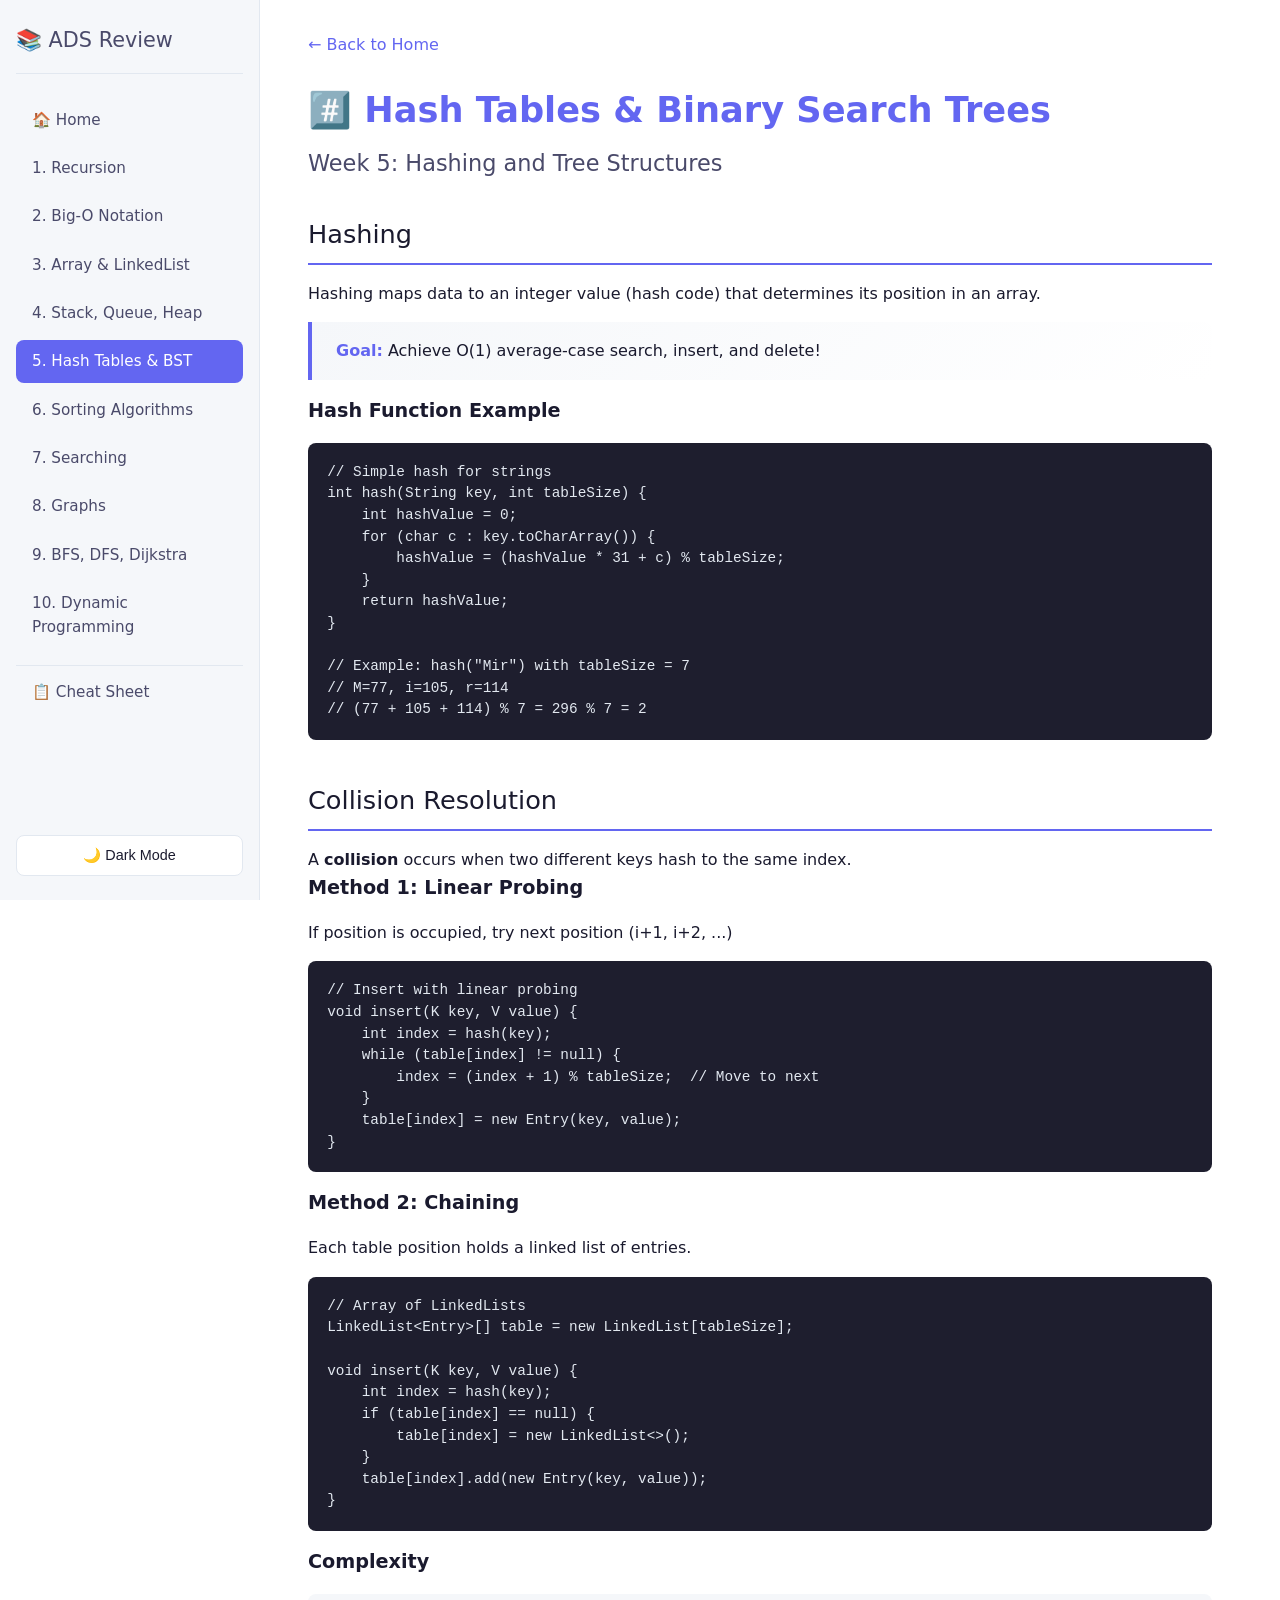
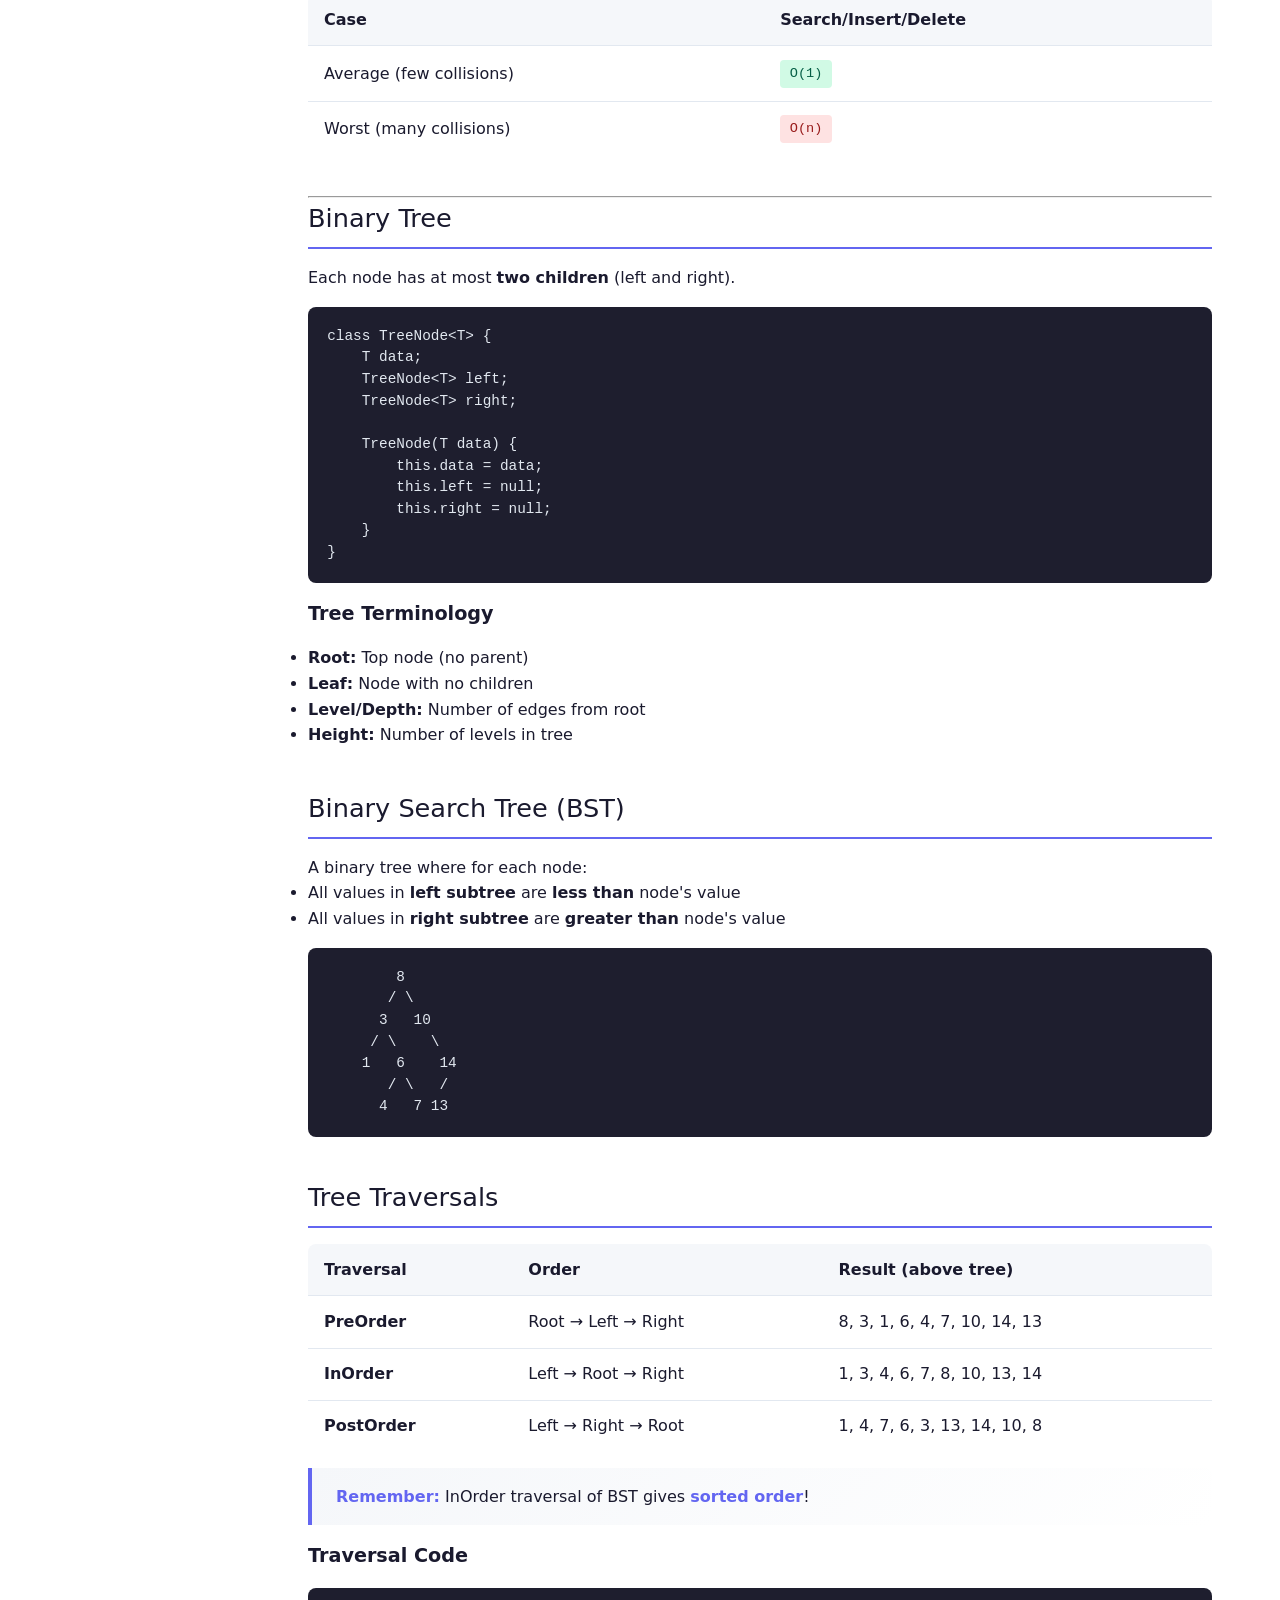
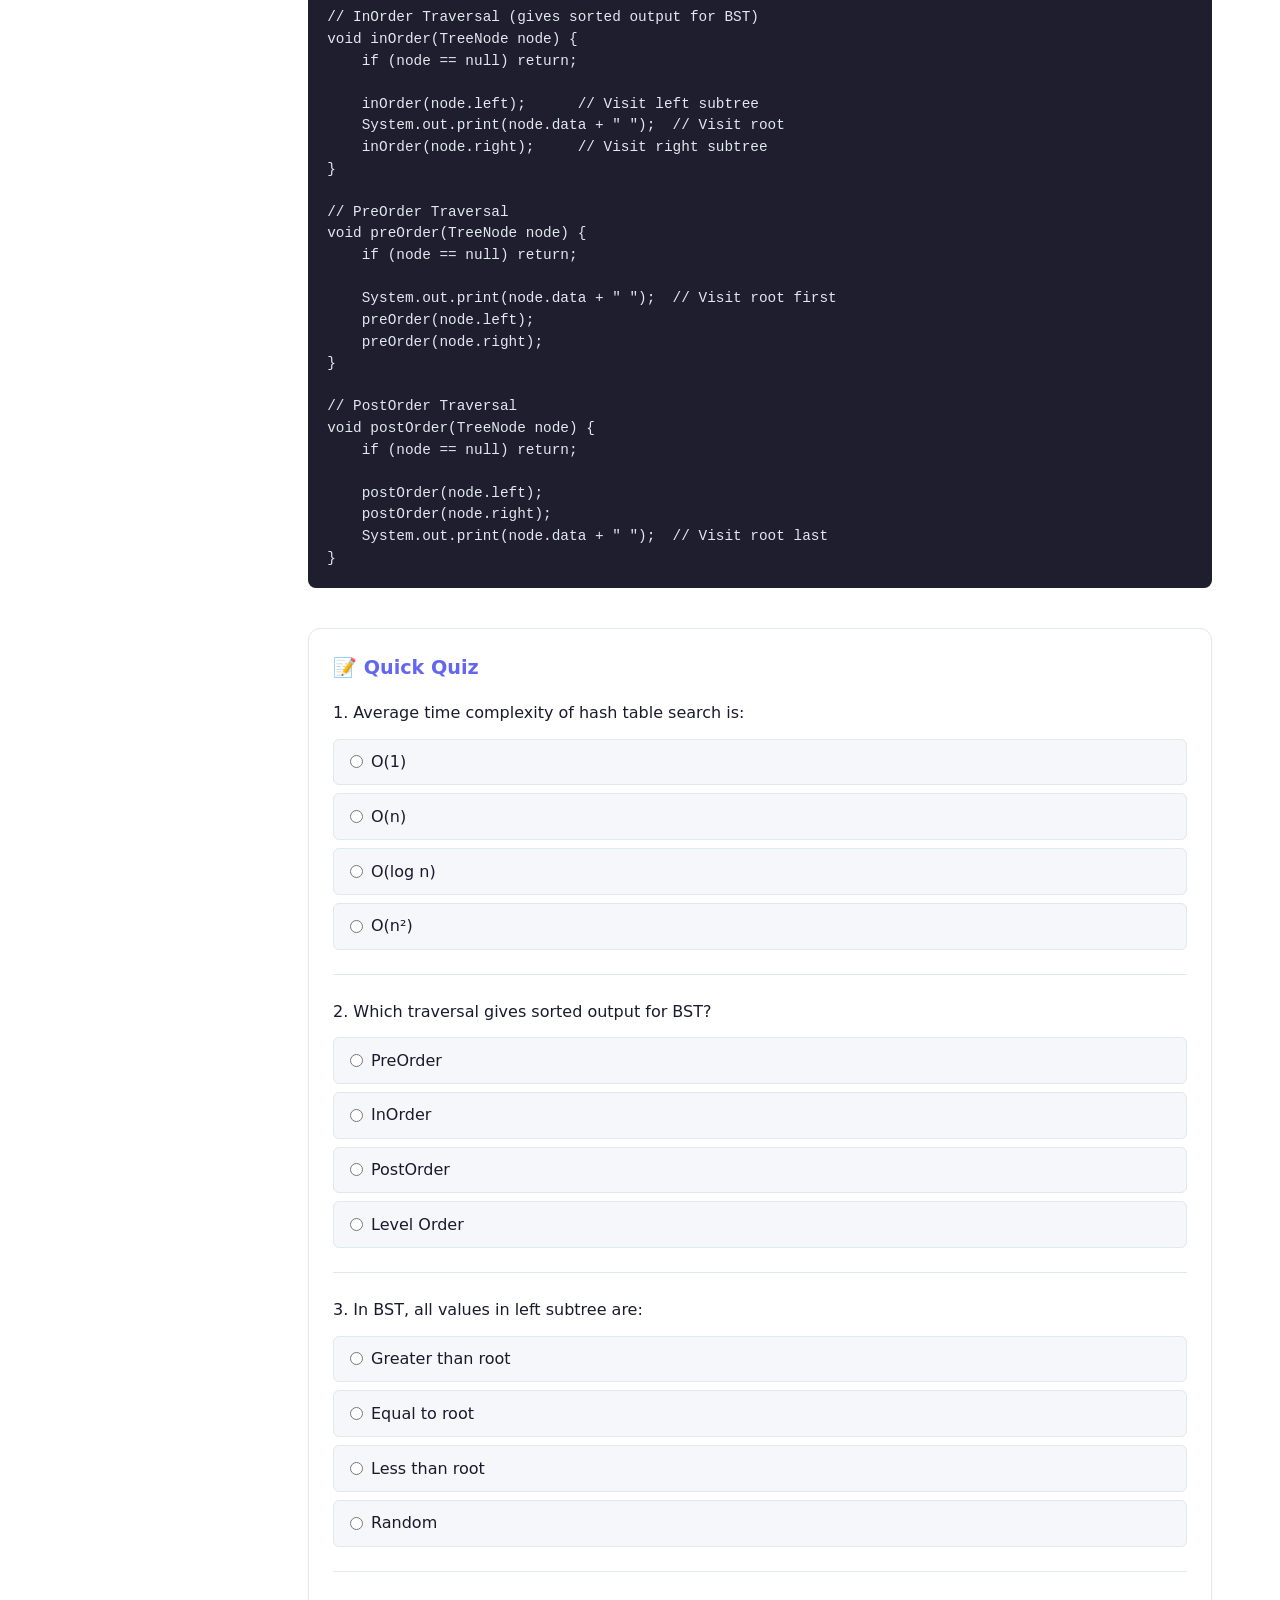
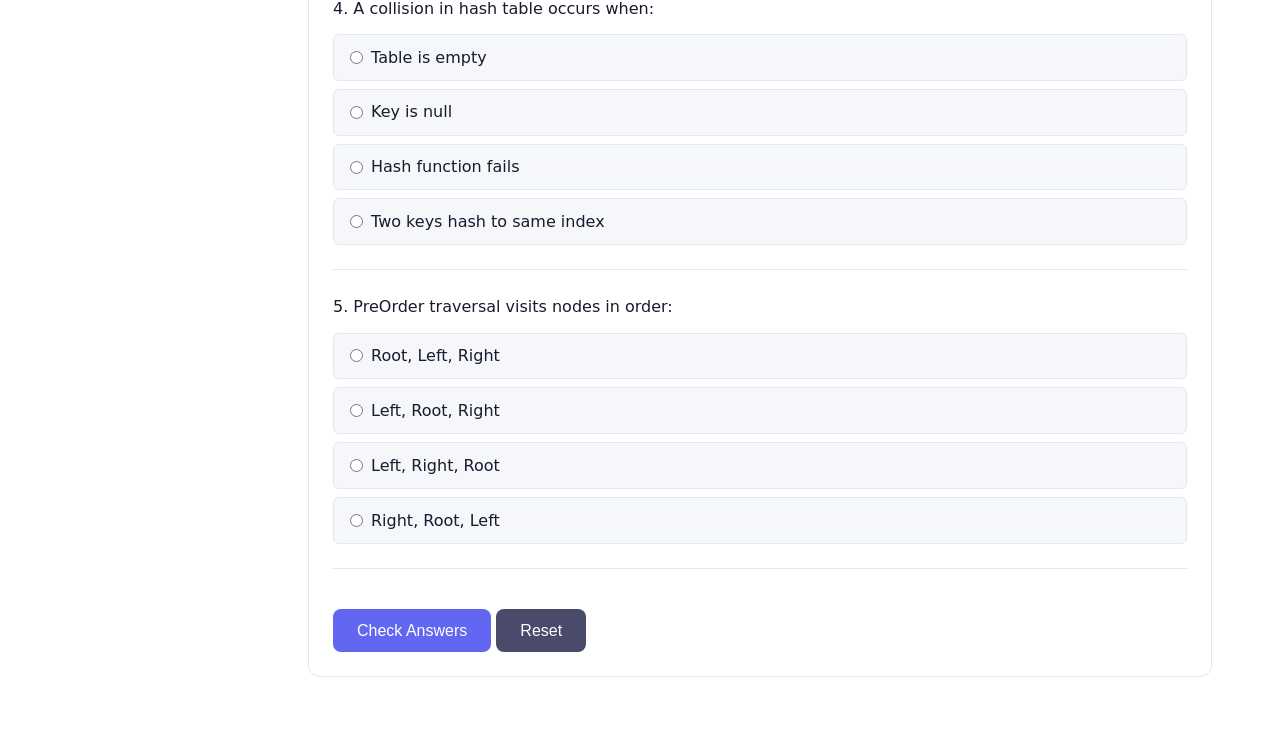
<file: pages/hash-bst.html>
<!DOCTYPE html>
<html lang="en">
<head>
    <meta charset="UTF-8">
    <meta name="viewport" content="width=device-width, initial-scale=1.0">
    <title>Hash Tables & BST | ADS Review</title>
    <link rel="stylesheet" href="../styles.css">
</head>
<body>
    <nav class="sidebar">
        <div class="logo"><h2>📚 ADS Review</h2></div>
        <ul class="nav-links">
            <li><a href="../index.html">🏠 Home</a></li>
            <li><a href="recursion.html">1. Recursion</a></li>
            <li><a href="big-o.html">2. Big-O Notation</a></li>
            <li><a href="data-structures.html">3. Array & LinkedList</a></li>
            <li><a href="stack-queue-heap.html">4. Stack, Queue, Heap</a></li>
            <li><a href="hash-bst.html" class="active">5. Hash Tables & BST</a></li>
            <li><a href="sorting.html">6. Sorting Algorithms</a></li>
            <li><a href="searching.html">7. Searching</a></li>
            <li><a href="graphs.html">8. Graphs</a></li>
            <li><a href="bfs-dfs-dijkstra.html">9. BFS, DFS, Dijkstra</a></li>
            <li><a href="dynamic-programming.html">10. Dynamic Programming</a></li>
            <li class="divider"></li>
            <li><a href="cheatsheet.html">📋 Cheat Sheet</a></li>
        </ul>
        <button class="theme-toggle" onclick="toggleTheme()">🌙 Dark Mode</button>
    </nav>

    <main class="content">
        <div class="back-nav"><a href="../index.html">← Back to Home</a></div>
        
        <h1>#️⃣ Hash Tables & Binary Search Trees</h1>
        <h2>Week 5: Hashing and Tree Structures</h2>

        <div class="section">
            <h2>Hashing</h2>
            <p>Hashing maps data to an integer value (hash code) that determines its position in an array.</p>
            
            <div class="key-point">
                <strong>Goal:</strong> Achieve O(1) average-case search, insert, and delete!
            </div>

            <h3>Hash Function Example</h3>
<pre>
// Simple hash for strings
int hash(String key, int tableSize) {
    int hashValue = 0;
    for (char c : key.toCharArray()) {
        hashValue = (hashValue * 31 + c) % tableSize;
    }
    return hashValue;
}

// Example: hash("Mir") with tableSize = 7
// M=77, i=105, r=114
// (77 + 105 + 114) % 7 = 296 % 7 = 2
</pre>
        </div>

        <div class="section">
            <h2>Collision Resolution</h2>
            <p>A <strong>collision</strong> occurs when two different keys hash to the same index.</p>

            <h3>Method 1: Linear Probing</h3>
            <p>If position is occupied, try next position (i+1, i+2, ...)</p>
<pre>
// Insert with linear probing
void insert(K key, V value) {
    int index = hash(key);
    while (table[index] != null) {
        index = (index + 1) % tableSize;  // Move to next
    }
    table[index] = new Entry(key, value);
}
</pre>

            <h3>Method 2: Chaining</h3>
            <p>Each table position holds a linked list of entries.</p>
<pre>
// Array of LinkedLists
LinkedList&lt;Entry&gt;[] table = new LinkedList[tableSize];

void insert(K key, V value) {
    int index = hash(key);
    if (table[index] == null) {
        table[index] = new LinkedList&lt;&gt;();
    }
    table[index].add(new Entry(key, value));
}
</pre>

            <h3>Complexity</h3>
            <table>
                <tr>
                    <th>Case</th>
                    <th>Search/Insert/Delete</th>
                </tr>
                <tr>
                    <td>Average (few collisions)</td>
                    <td><span class="complexity good">O(1)</span></td>
                </tr>
                <tr>
                    <td>Worst (many collisions)</td>
                    <td><span class="complexity bad">O(n)</span></td>
                </tr>
            </table>
        </div>

        <hr>

        <div class="section">
            <h2>Binary Tree</h2>
            <p>Each node has at most <strong>two children</strong> (left and right).</p>

<pre>
class TreeNode&lt;T&gt; {
    T data;
    TreeNode&lt;T&gt; left;
    TreeNode&lt;T&gt; right;
    
    TreeNode(T data) {
        this.data = data;
        this.left = null;
        this.right = null;
    }
}
</pre>

            <h3>Tree Terminology</h3>
            <ul>
                <li><strong>Root:</strong> Top node (no parent)</li>
                <li><strong>Leaf:</strong> Node with no children</li>
                <li><strong>Level/Depth:</strong> Number of edges from root</li>
                <li><strong>Height:</strong> Number of levels in tree</li>
            </ul>
        </div>

        <div class="section">
            <h2>Binary Search Tree (BST)</h2>
            <p>A binary tree where for each node:</p>
            <ul>
                <li>All values in <strong>left subtree</strong> are <strong>less than</strong> node's value</li>
                <li>All values in <strong>right subtree</strong> are <strong>greater than</strong> node's value</li>
            </ul>

<pre>
        8
       / \
      3   10
     / \    \
    1   6    14
       / \   /
      4   7 13
</pre>
        </div>

        <div class="section">
            <h2>Tree Traversals</h2>
            
            <table>
                <tr>
                    <th>Traversal</th>
                    <th>Order</th>
                    <th>Result (above tree)</th>
                </tr>
                <tr>
                    <td><strong>PreOrder</strong></td>
                    <td>Root → Left → Right</td>
                    <td>8, 3, 1, 6, 4, 7, 10, 14, 13</td>
                </tr>
                <tr>
                    <td><strong>InOrder</strong></td>
                    <td>Left → Root → Right</td>
                    <td>1, 3, 4, 6, 7, 8, 10, 13, 14</td>
                </tr>
                <tr>
                    <td><strong>PostOrder</strong></td>
                    <td>Left → Right → Root</td>
                    <td>1, 4, 7, 6, 3, 13, 14, 10, 8</td>
                </tr>
            </table>

            <div class="key-point">
                <strong>Remember:</strong> InOrder traversal of BST gives <strong>sorted order</strong>!
            </div>

            <h3>Traversal Code</h3>
<pre>
// InOrder Traversal (gives sorted output for BST)
void inOrder(TreeNode node) {
    if (node == null) return;
    
    inOrder(node.left);      // Visit left subtree
    System.out.print(node.data + " ");  // Visit root
    inOrder(node.right);     // Visit right subtree
}

// PreOrder Traversal
void preOrder(TreeNode node) {
    if (node == null) return;
    
    System.out.print(node.data + " ");  // Visit root first
    preOrder(node.left);
    preOrder(node.right);
}

// PostOrder Traversal
void postOrder(TreeNode node) {
    if (node == null) return;
    
    postOrder(node.left);
    postOrder(node.right);
    System.out.print(node.data + " ");  // Visit root last
}
</pre>
        </div>

        <!-- Quiz Section -->
        <div class="quiz-container" id="quiz-hash-bst">
            <h3>📝 Quick Quiz</h3>
            
            <div class="quiz-question" data-answer="a">
                <p>1. Average time complexity of hash table search is:</p>
                <div class="quiz-options">
                    <label class="quiz-option"><input type="radio" name="q1" value="a"> O(1)</label>
                    <label class="quiz-option"><input type="radio" name="q1" value="b"> O(n)</label>
                    <label class="quiz-option"><input type="radio" name="q1" value="c"> O(log n)</label>
                    <label class="quiz-option"><input type="radio" name="q1" value="d"> O(n²)</label>
                </div>
            </div>

            <div class="quiz-question" data-answer="b">
                <p>2. Which traversal gives sorted output for BST?</p>
                <div class="quiz-options">
                    <label class="quiz-option"><input type="radio" name="q2" value="a"> PreOrder</label>
                    <label class="quiz-option"><input type="radio" name="q2" value="b"> InOrder</label>
                    <label class="quiz-option"><input type="radio" name="q2" value="c"> PostOrder</label>
                    <label class="quiz-option"><input type="radio" name="q2" value="d"> Level Order</label>
                </div>
            </div>

            <div class="quiz-question" data-answer="c">
                <p>3. In BST, all values in left subtree are:</p>
                <div class="quiz-options">
                    <label class="quiz-option"><input type="radio" name="q3" value="a"> Greater than root</label>
                    <label class="quiz-option"><input type="radio" name="q3" value="b"> Equal to root</label>
                    <label class="quiz-option"><input type="radio" name="q3" value="c"> Less than root</label>
                    <label class="quiz-option"><input type="radio" name="q3" value="d"> Random</label>
                </div>
            </div>

            <div class="quiz-question" data-answer="d">
                <p>4. A collision in hash table occurs when:</p>
                <div class="quiz-options">
                    <label class="quiz-option"><input type="radio" name="q4" value="a"> Table is empty</label>
                    <label class="quiz-option"><input type="radio" name="q4" value="b"> Key is null</label>
                    <label class="quiz-option"><input type="radio" name="q4" value="c"> Hash function fails</label>
                    <label class="quiz-option"><input type="radio" name="q4" value="d"> Two keys hash to same index</label>
                </div>
            </div>

            <div class="quiz-question" data-answer="a">
                <p>5. PreOrder traversal visits nodes in order:</p>
                <div class="quiz-options">
                    <label class="quiz-option"><input type="radio" name="q5" value="a"> Root, Left, Right</label>
                    <label class="quiz-option"><input type="radio" name="q5" value="b"> Left, Root, Right</label>
                    <label class="quiz-option"><input type="radio" name="q5" value="c"> Left, Right, Root</label>
                    <label class="quiz-option"><input type="radio" name="q5" value="d"> Right, Root, Left</label>
                </div>
            </div>

            <button class="quiz-btn" onclick="checkQuiz('quiz-hash-bst')">Check Answers</button>
            <button class="quiz-btn" onclick="resetQuiz('quiz-hash-bst')" style="background: var(--text-secondary)">Reset</button>
            <div class="quiz-result"></div>
        </div>

    </main>
    <script src="../script.js"></script>
</body>
</html>
</file>
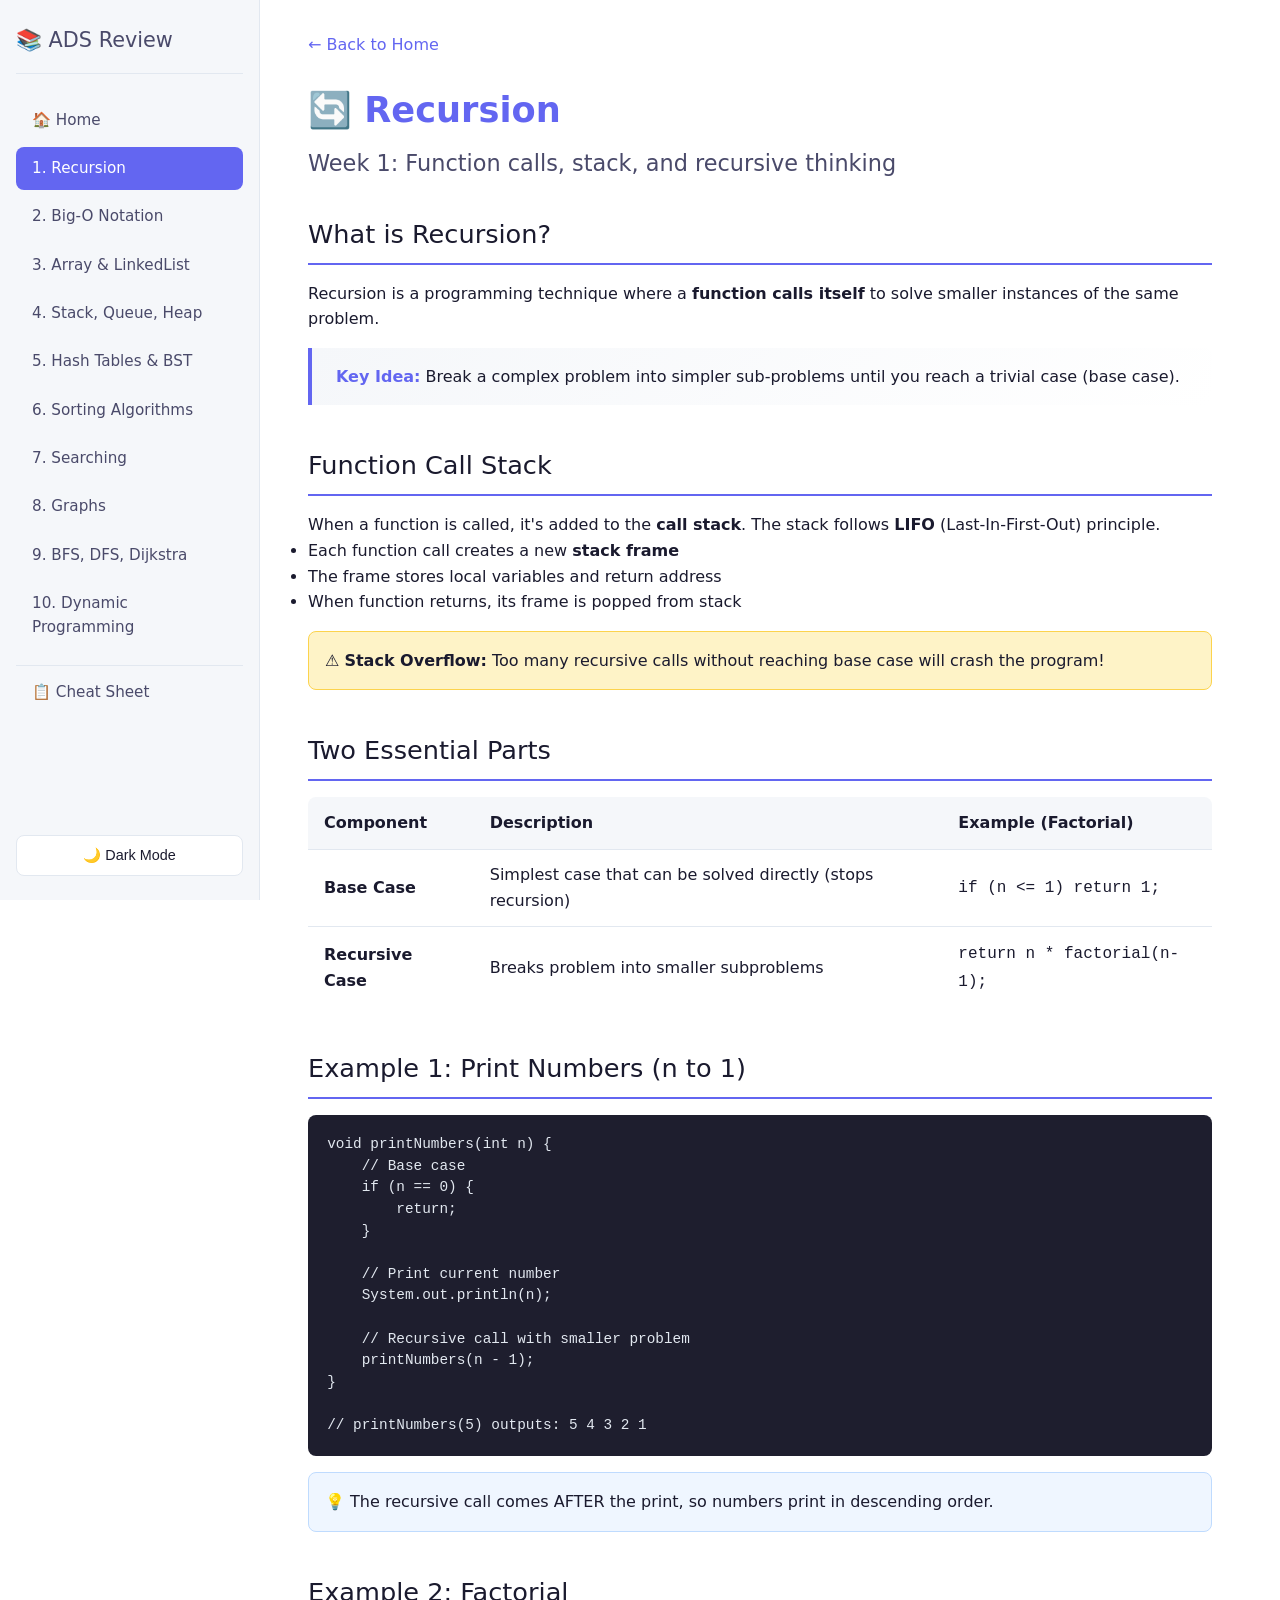
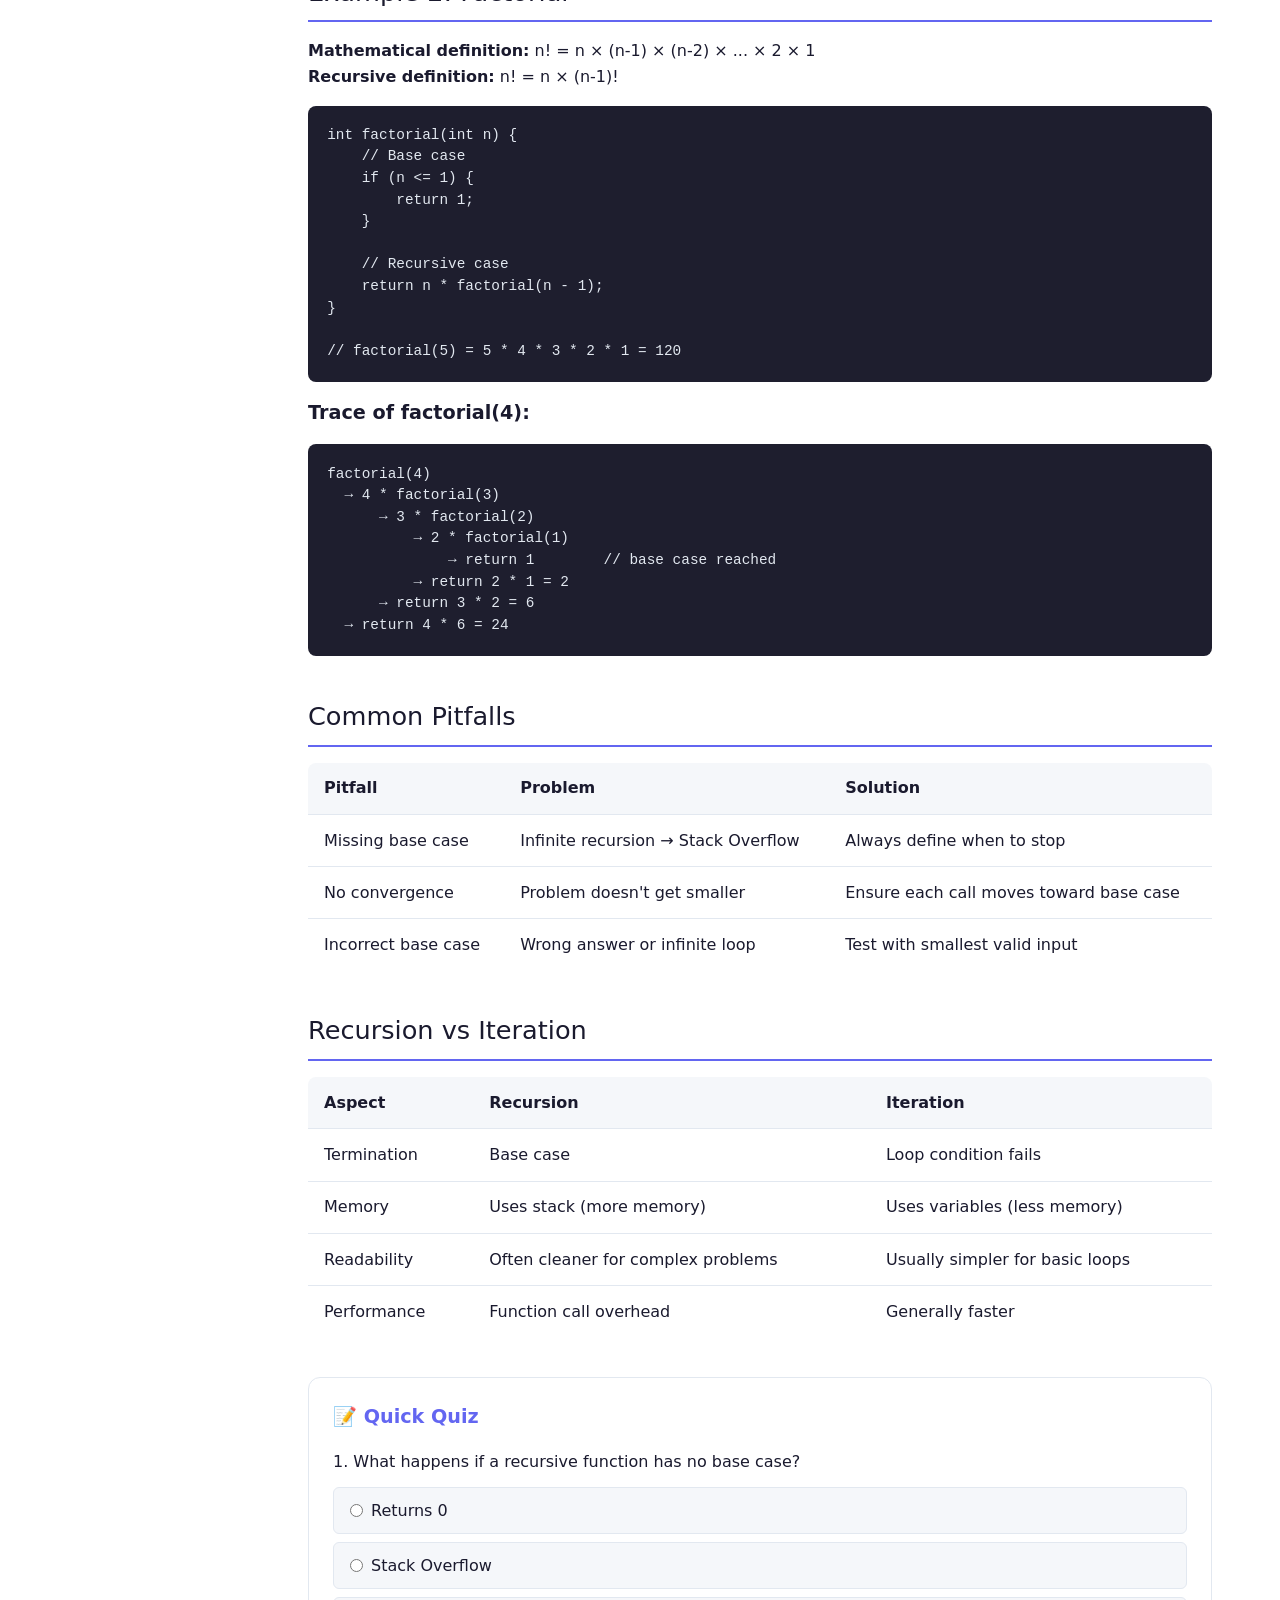
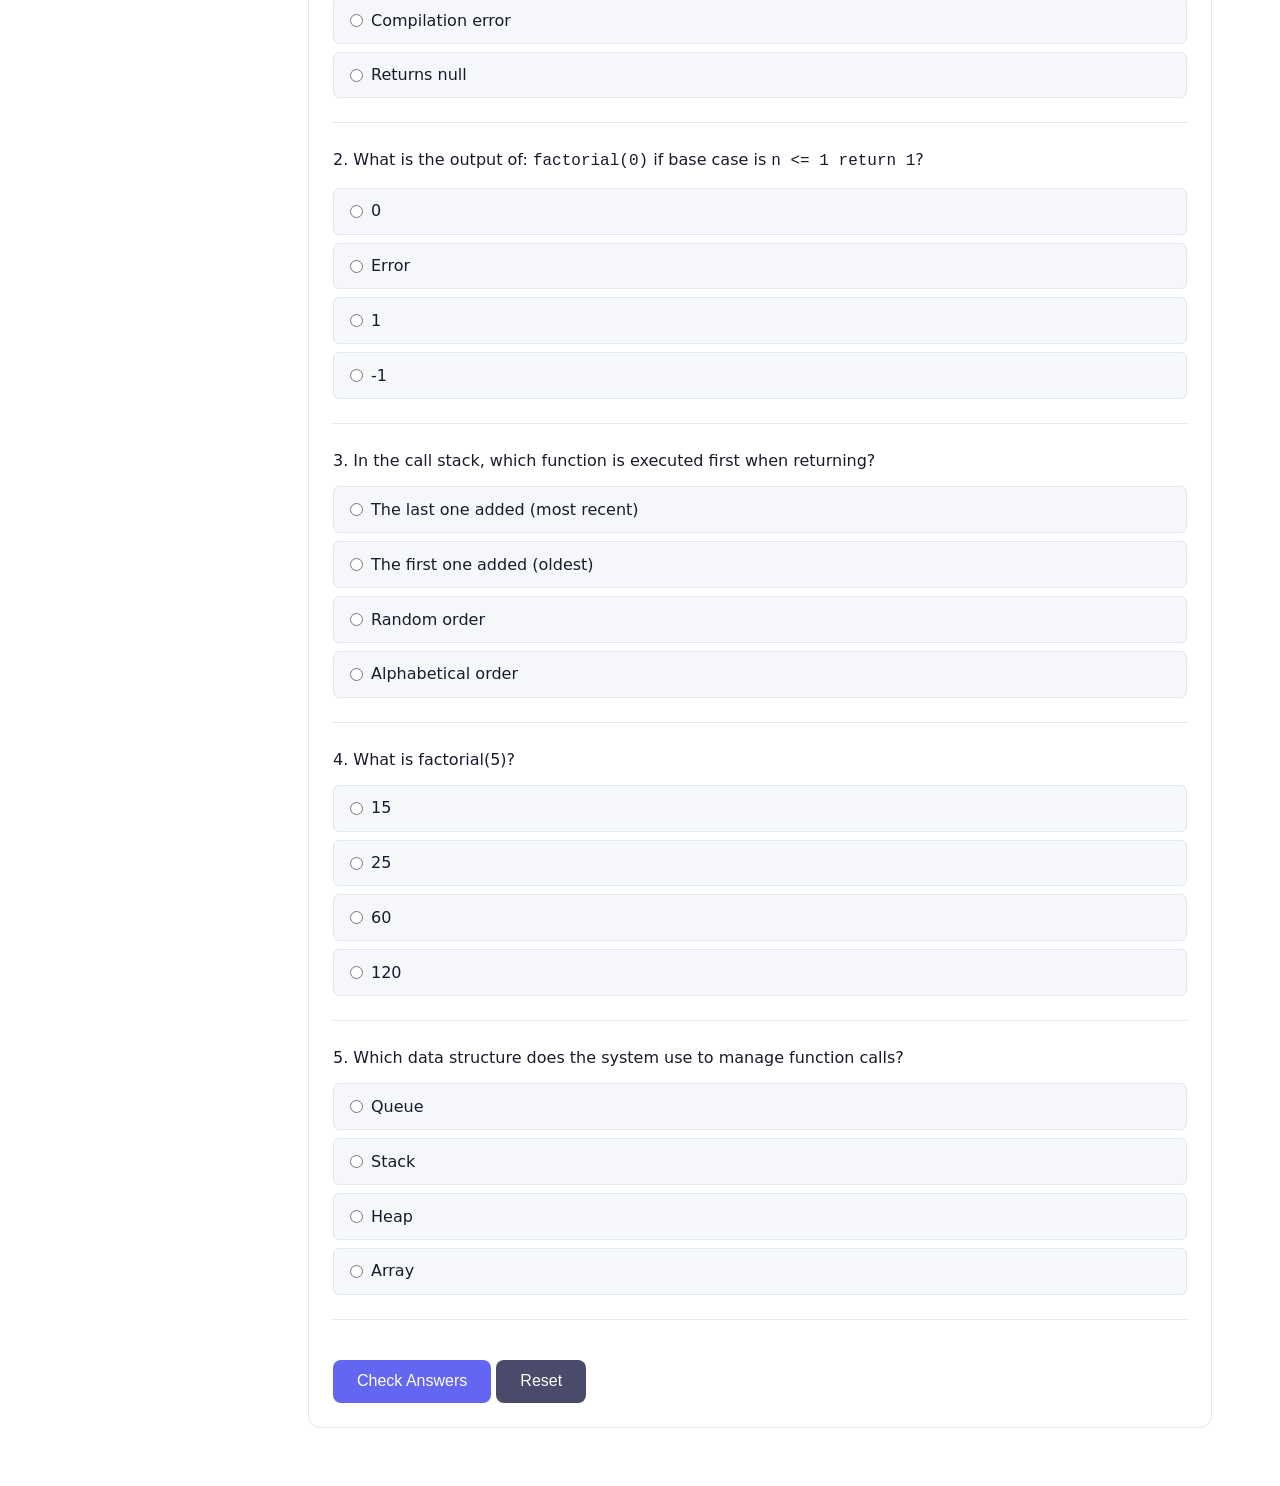
<file: pages/recursion.html>
<!DOCTYPE html>
<html lang="en">
<head>
    <meta charset="UTF-8">
    <meta name="viewport" content="width=device-width, initial-scale=1.0">
    <title>Recursion | ADS Review</title>
    <link rel="stylesheet" href="../styles.css">
</head>
<body>
    <nav class="sidebar">
        <div class="logo"><h2>📚 ADS Review</h2></div>
        <ul class="nav-links">
            <li><a href="../index.html">🏠 Home</a></li>
            <li><a href="recursion.html" class="active">1. Recursion</a></li>
            <li><a href="big-o.html">2. Big-O Notation</a></li>
            <li><a href="data-structures.html">3. Array & LinkedList</a></li>
            <li><a href="stack-queue-heap.html">4. Stack, Queue, Heap</a></li>
            <li><a href="hash-bst.html">5. Hash Tables & BST</a></li>
            <li><a href="sorting.html">6. Sorting Algorithms</a></li>
            <li><a href="searching.html">7. Searching</a></li>
            <li><a href="graphs.html">8. Graphs</a></li>
            <li><a href="bfs-dfs-dijkstra.html">9. BFS, DFS, Dijkstra</a></li>
            <li><a href="dynamic-programming.html">10. Dynamic Programming</a></li>
            <li class="divider"></li>
            <li><a href="cheatsheet.html">📋 Cheat Sheet</a></li>
        </ul>
        <button class="theme-toggle" onclick="toggleTheme()">🌙 Dark Mode</button>
    </nav>

    <main class="content">
        <div class="back-nav"><a href="../index.html">← Back to Home</a></div>
        
        <h1>🔄 Recursion</h1>
        <h2>Week 1: Function calls, stack, and recursive thinking</h2>

        <div class="section">
            <h2>What is Recursion?</h2>
            <p>Recursion is a programming technique where a <strong>function calls itself</strong> to solve smaller instances of the same problem.</p>
            
            <div class="key-point">
                <strong>Key Idea:</strong> Break a complex problem into simpler sub-problems until you reach a trivial case (base case).
            </div>
        </div>

        <div class="section">
            <h2>Function Call Stack</h2>
            <p>When a function is called, it's added to the <strong>call stack</strong>. The stack follows <strong>LIFO</strong> (Last-In-First-Out) principle.</p>
            
            <ul>
                <li>Each function call creates a new <strong>stack frame</strong></li>
                <li>The frame stores local variables and return address</li>
                <li>When function returns, its frame is popped from stack</li>
            </ul>

            <div class="warning">
                ⚠️ <strong>Stack Overflow:</strong> Too many recursive calls without reaching base case will crash the program!
            </div>
        </div>

        <div class="section">
            <h2>Two Essential Parts</h2>
            
            <table>
                <tr>
                    <th>Component</th>
                    <th>Description</th>
                    <th>Example (Factorial)</th>
                </tr>
                <tr>
                    <td><strong>Base Case</strong></td>
                    <td>Simplest case that can be solved directly (stops recursion)</td>
                    <td><code>if (n <= 1) return 1;</code></td>
                </tr>
                <tr>
                    <td><strong>Recursive Case</strong></td>
                    <td>Breaks problem into smaller subproblems</td>
                    <td><code>return n * factorial(n-1);</code></td>
                </tr>
            </table>
        </div>

        <div class="section">
            <h2>Example 1: Print Numbers (n to 1)</h2>
<pre>
void printNumbers(int n) {
    // Base case
    if (n == 0) {
        return;
    }
    
    // Print current number
    System.out.println(n);
    
    // Recursive call with smaller problem
    printNumbers(n - 1);
}

// printNumbers(5) outputs: 5 4 3 2 1
</pre>

            <div class="note">
                💡 The recursive call comes AFTER the print, so numbers print in descending order.
            </div>
        </div>

        <div class="section">
            <h2>Example 2: Factorial</h2>
            <p><strong>Mathematical definition:</strong> n! = n × (n-1) × (n-2) × ... × 2 × 1</p>
            <p><strong>Recursive definition:</strong> n! = n × (n-1)!</p>
            
<pre>
int factorial(int n) {
    // Base case
    if (n <= 1) {
        return 1;
    }
    
    // Recursive case
    return n * factorial(n - 1);
}

// factorial(5) = 5 * 4 * 3 * 2 * 1 = 120
</pre>

            <h3>Trace of factorial(4):</h3>
<pre>
factorial(4)
  → 4 * factorial(3)
      → 3 * factorial(2)
          → 2 * factorial(1)
              → return 1        // base case reached
          → return 2 * 1 = 2
      → return 3 * 2 = 6
  → return 4 * 6 = 24
</pre>
        </div>

        <div class="section">
            <h2>Common Pitfalls</h2>
            <table>
                <tr>
                    <th>Pitfall</th>
                    <th>Problem</th>
                    <th>Solution</th>
                </tr>
                <tr>
                    <td>Missing base case</td>
                    <td>Infinite recursion → Stack Overflow</td>
                    <td>Always define when to stop</td>
                </tr>
                <tr>
                    <td>No convergence</td>
                    <td>Problem doesn't get smaller</td>
                    <td>Ensure each call moves toward base case</td>
                </tr>
                <tr>
                    <td>Incorrect base case</td>
                    <td>Wrong answer or infinite loop</td>
                    <td>Test with smallest valid input</td>
                </tr>
            </table>
        </div>

        <div class="section">
            <h2>Recursion vs Iteration</h2>
            <table>
                <tr>
                    <th>Aspect</th>
                    <th>Recursion</th>
                    <th>Iteration</th>
                </tr>
                <tr>
                    <td>Termination</td>
                    <td>Base case</td>
                    <td>Loop condition fails</td>
                </tr>
                <tr>
                    <td>Memory</td>
                    <td>Uses stack (more memory)</td>
                    <td>Uses variables (less memory)</td>
                </tr>
                <tr>
                    <td>Readability</td>
                    <td>Often cleaner for complex problems</td>
                    <td>Usually simpler for basic loops</td>
                </tr>
                <tr>
                    <td>Performance</td>
                    <td>Function call overhead</td>
                    <td>Generally faster</td>
                </tr>
            </table>
        </div>

        <!-- Quiz Section -->
        <div class="quiz-container" id="quiz-recursion">
            <h3>📝 Quick Quiz</h3>
            
            <div class="quiz-question" data-answer="b">
                <p>1. What happens if a recursive function has no base case?</p>
                <div class="quiz-options">
                    <label class="quiz-option"><input type="radio" name="q1" value="a"> Returns 0</label>
                    <label class="quiz-option"><input type="radio" name="q1" value="b"> Stack Overflow</label>
                    <label class="quiz-option"><input type="radio" name="q1" value="c"> Compilation error</label>
                    <label class="quiz-option"><input type="radio" name="q1" value="d"> Returns null</label>
                </div>
            </div>

            <div class="quiz-question" data-answer="c">
                <p>2. What is the output of: <code>factorial(0)</code> if base case is <code>n <= 1 return 1</code>?</p>
                <div class="quiz-options">
                    <label class="quiz-option"><input type="radio" name="q2" value="a"> 0</label>
                    <label class="quiz-option"><input type="radio" name="q2" value="b"> Error</label>
                    <label class="quiz-option"><input type="radio" name="q2" value="c"> 1</label>
                    <label class="quiz-option"><input type="radio" name="q2" value="d"> -1</label>
                </div>
            </div>

            <div class="quiz-question" data-answer="a">
                <p>3. In the call stack, which function is executed first when returning?</p>
                <div class="quiz-options">
                    <label class="quiz-option"><input type="radio" name="q3" value="a"> The last one added (most recent)</label>
                    <label class="quiz-option"><input type="radio" name="q3" value="b"> The first one added (oldest)</label>
                    <label class="quiz-option"><input type="radio" name="q3" value="c"> Random order</label>
                    <label class="quiz-option"><input type="radio" name="q3" value="d"> Alphabetical order</label>
                </div>
            </div>

            <div class="quiz-question" data-answer="d">
                <p>4. What is factorial(5)?</p>
                <div class="quiz-options">
                    <label class="quiz-option"><input type="radio" name="q4" value="a"> 15</label>
                    <label class="quiz-option"><input type="radio" name="q4" value="b"> 25</label>
                    <label class="quiz-option"><input type="radio" name="q4" value="c"> 60</label>
                    <label class="quiz-option"><input type="radio" name="q4" value="d"> 120</label>
                </div>
            </div>

            <div class="quiz-question" data-answer="b">
                <p>5. Which data structure does the system use to manage function calls?</p>
                <div class="quiz-options">
                    <label class="quiz-option"><input type="radio" name="q5" value="a"> Queue</label>
                    <label class="quiz-option"><input type="radio" name="q5" value="b"> Stack</label>
                    <label class="quiz-option"><input type="radio" name="q5" value="c"> Heap</label>
                    <label class="quiz-option"><input type="radio" name="q5" value="d"> Array</label>
                </div>
            </div>

            <button class="quiz-btn" onclick="checkQuiz('quiz-recursion')">Check Answers</button>
            <button class="quiz-btn" onclick="resetQuiz('quiz-recursion')" style="background: var(--text-secondary)">Reset</button>
            <div class="quiz-result"></div>
        </div>

    </main>
    <script src="../script.js"></script>
</body>
</html>
</file>
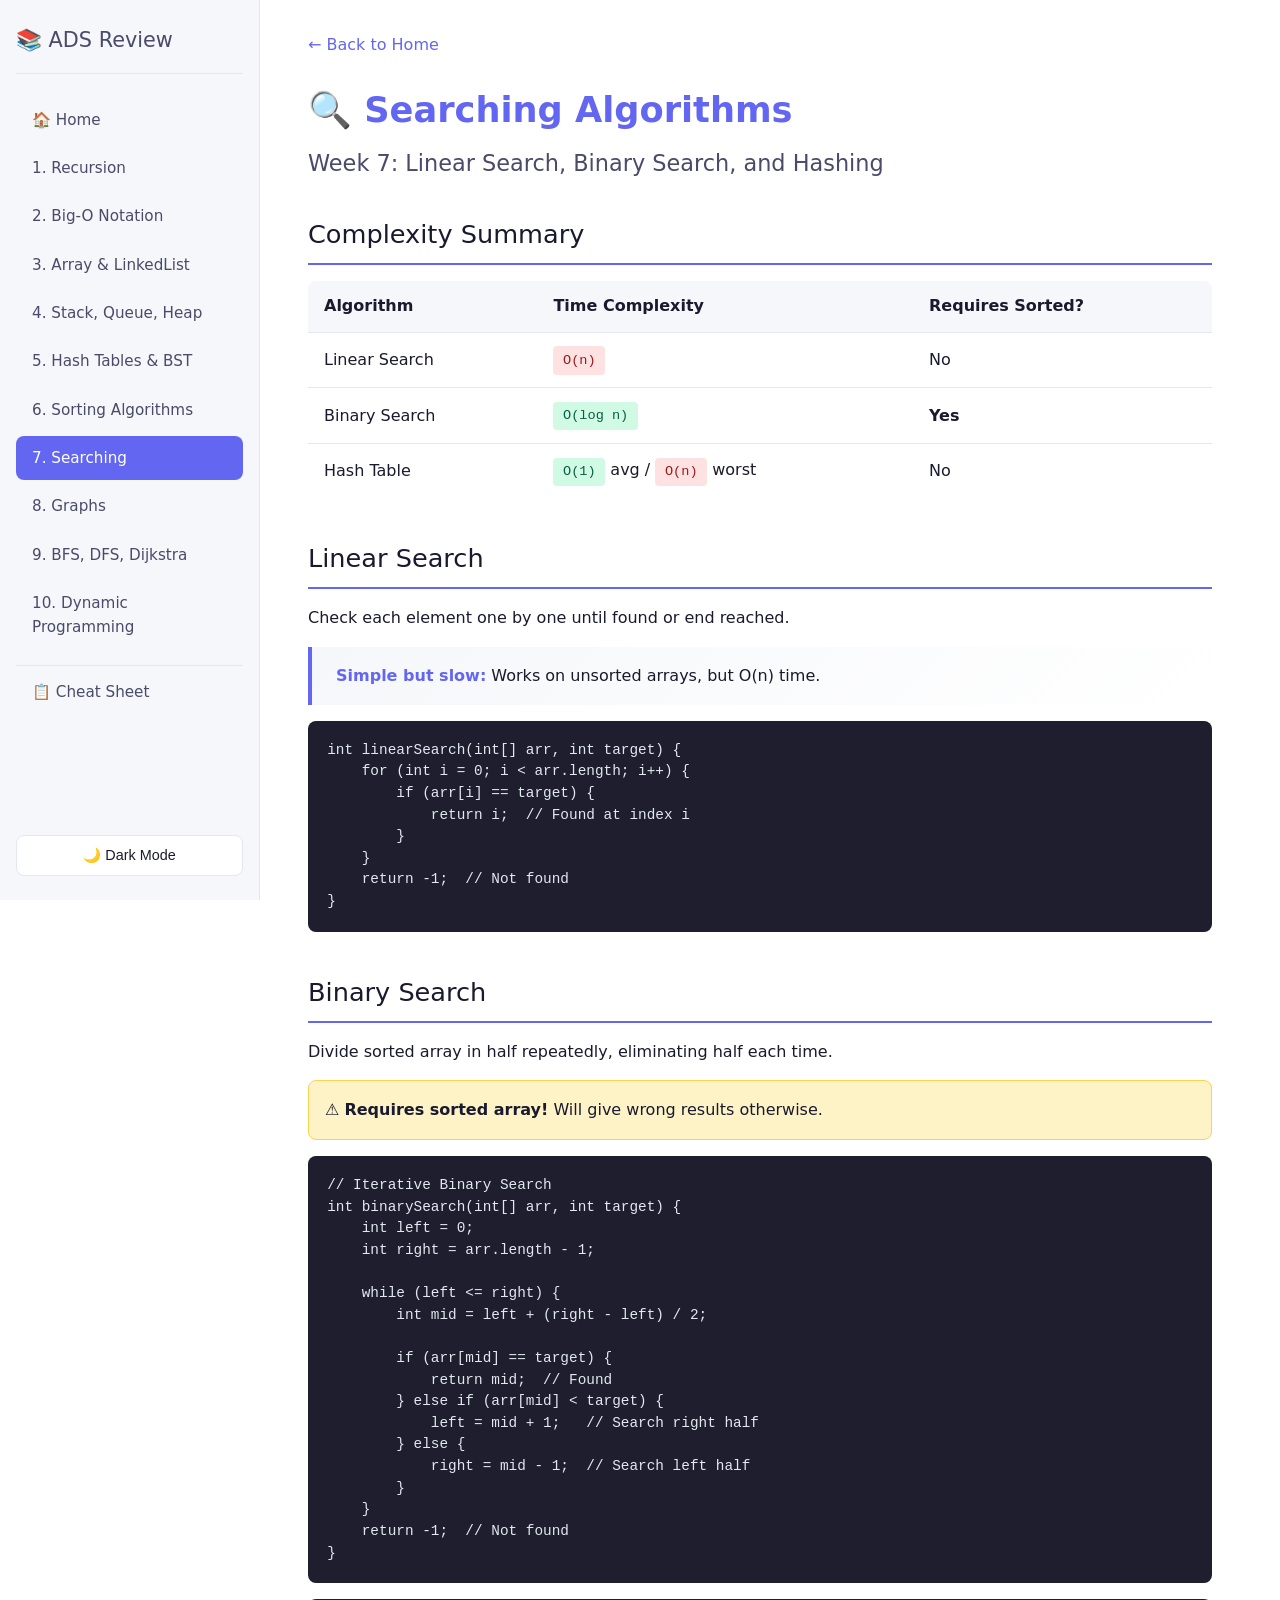
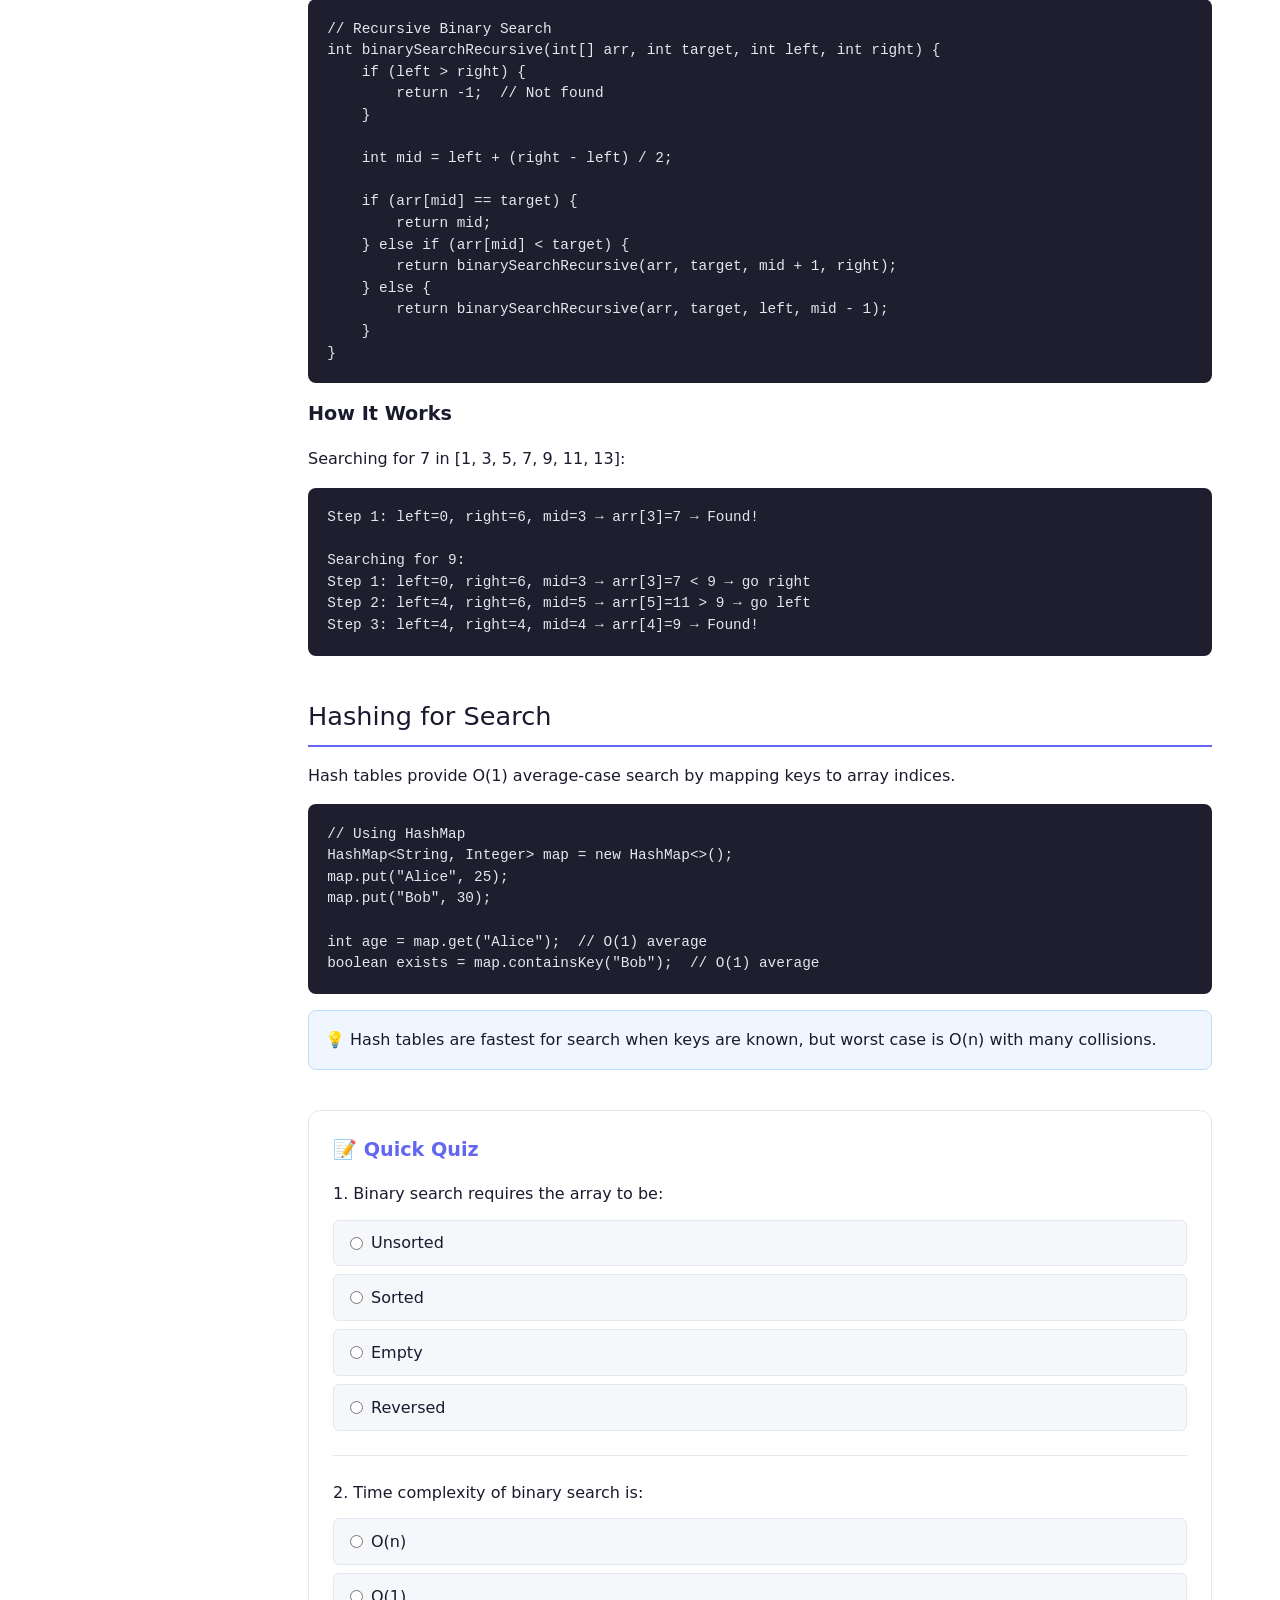
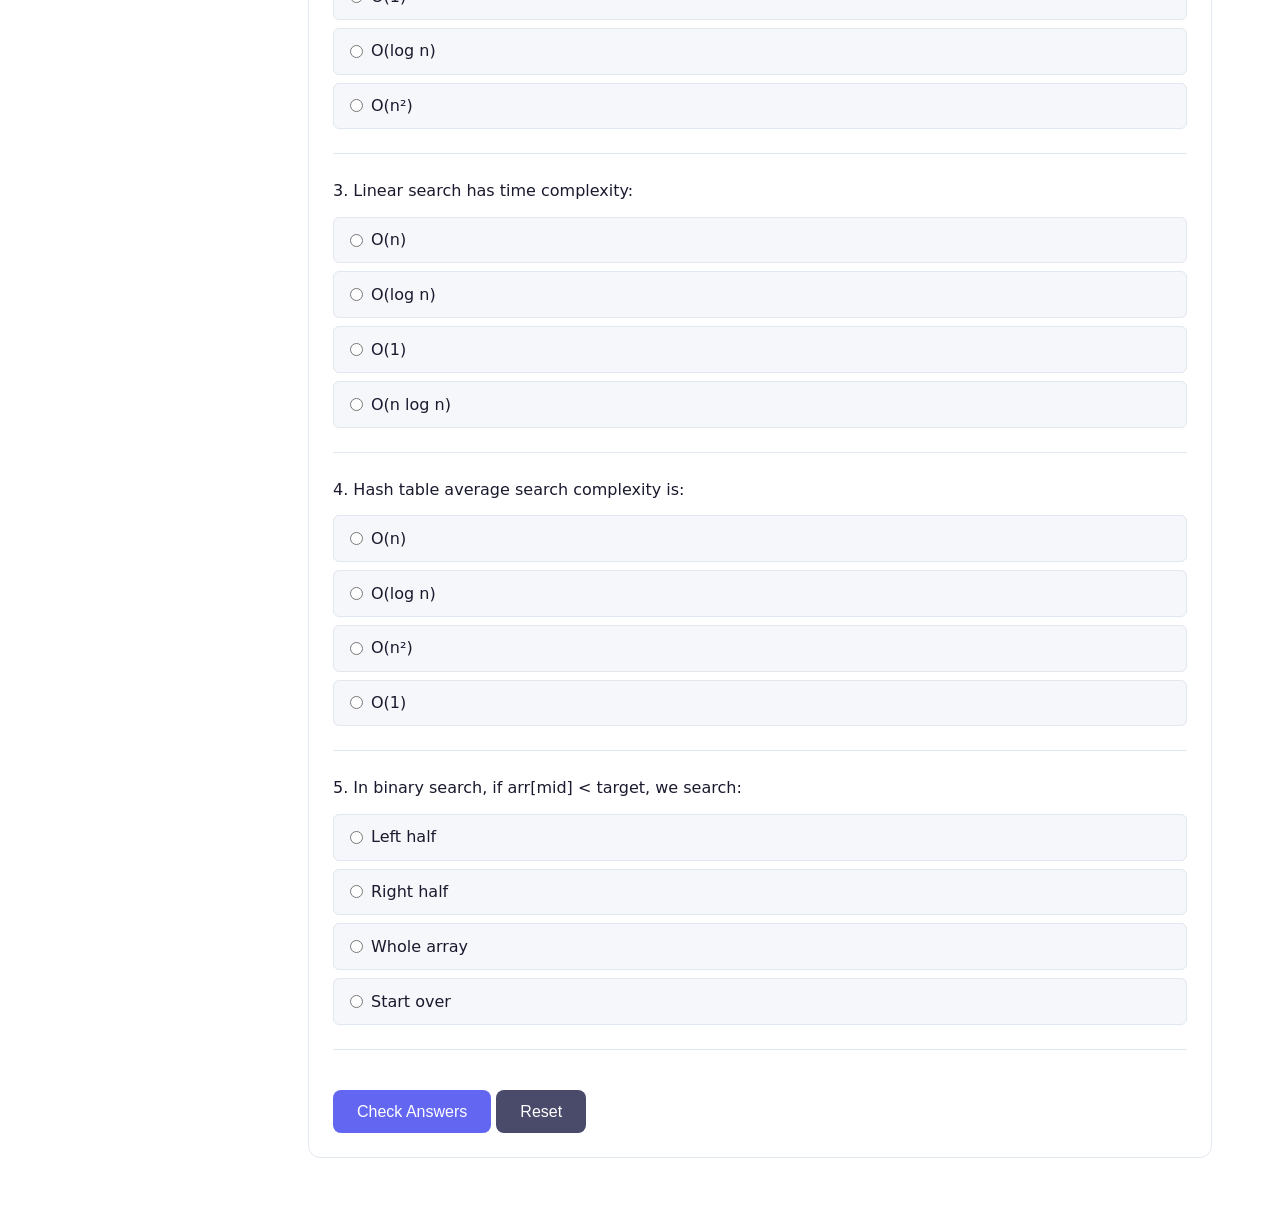
<file: pages/searching.html>
<!DOCTYPE html>
<html lang="en">
<head>
    <meta charset="UTF-8">
    <meta name="viewport" content="width=device-width, initial-scale=1.0">
    <title>Searching Algorithms | ADS Review</title>
    <link rel="stylesheet" href="../styles.css">
</head>
<body>
    <nav class="sidebar">
        <div class="logo"><h2>📚 ADS Review</h2></div>
        <ul class="nav-links">
            <li><a href="../index.html">🏠 Home</a></li>
            <li><a href="recursion.html">1. Recursion</a></li>
            <li><a href="big-o.html">2. Big-O Notation</a></li>
            <li><a href="data-structures.html">3. Array & LinkedList</a></li>
            <li><a href="stack-queue-heap.html">4. Stack, Queue, Heap</a></li>
            <li><a href="hash-bst.html">5. Hash Tables & BST</a></li>
            <li><a href="sorting.html">6. Sorting Algorithms</a></li>
            <li><a href="searching.html" class="active">7. Searching</a></li>
            <li><a href="graphs.html">8. Graphs</a></li>
            <li><a href="bfs-dfs-dijkstra.html">9. BFS, DFS, Dijkstra</a></li>
            <li><a href="dynamic-programming.html">10. Dynamic Programming</a></li>
            <li class="divider"></li>
            <li><a href="cheatsheet.html">📋 Cheat Sheet</a></li>
        </ul>
        <button class="theme-toggle" onclick="toggleTheme()">🌙 Dark Mode</button>
    </nav>

    <main class="content">
        <div class="back-nav"><a href="../index.html">← Back to Home</a></div>
        
        <h1>🔍 Searching Algorithms</h1>
        <h2>Week 7: Linear Search, Binary Search, and Hashing</h2>

        <div class="section">
            <h2>Complexity Summary</h2>
            <table>
                <tr>
                    <th>Algorithm</th>
                    <th>Time Complexity</th>
                    <th>Requires Sorted?</th>
                </tr>
                <tr>
                    <td>Linear Search</td>
                    <td><span class="complexity bad">O(n)</span></td>
                    <td>No</td>
                </tr>
                <tr>
                    <td>Binary Search</td>
                    <td><span class="complexity good">O(log n)</span></td>
                    <td><strong>Yes</strong></td>
                </tr>
                <tr>
                    <td>Hash Table</td>
                    <td><span class="complexity good">O(1)</span> avg / <span class="complexity bad">O(n)</span> worst</td>
                    <td>No</td>
                </tr>
            </table>
        </div>

        <div class="section">
            <h2>Linear Search</h2>
            <p>Check each element one by one until found or end reached.</p>
            
            <div class="key-point">
                <strong>Simple but slow:</strong> Works on unsorted arrays, but O(n) time.
            </div>

<pre>
int linearSearch(int[] arr, int target) {
    for (int i = 0; i < arr.length; i++) {
        if (arr[i] == target) {
            return i;  // Found at index i
        }
    }
    return -1;  // Not found
}
</pre>
        </div>

        <div class="section">
            <h2>Binary Search</h2>
            <p>Divide sorted array in half repeatedly, eliminating half each time.</p>

            <div class="warning">
                ⚠️ <strong>Requires sorted array!</strong> Will give wrong results otherwise.
            </div>

<pre>
// Iterative Binary Search
int binarySearch(int[] arr, int target) {
    int left = 0;
    int right = arr.length - 1;
    
    while (left <= right) {
        int mid = left + (right - left) / 2;
        
        if (arr[mid] == target) {
            return mid;  // Found
        } else if (arr[mid] < target) {
            left = mid + 1;   // Search right half
        } else {
            right = mid - 1;  // Search left half
        }
    }
    return -1;  // Not found
}
</pre>

<pre>
// Recursive Binary Search
int binarySearchRecursive(int[] arr, int target, int left, int right) {
    if (left > right) {
        return -1;  // Not found
    }
    
    int mid = left + (right - left) / 2;
    
    if (arr[mid] == target) {
        return mid;
    } else if (arr[mid] < target) {
        return binarySearchRecursive(arr, target, mid + 1, right);
    } else {
        return binarySearchRecursive(arr, target, left, mid - 1);
    }
}
</pre>

            <h3>How It Works</h3>
            <p>Searching for 7 in [1, 3, 5, 7, 9, 11, 13]:</p>
<pre>
Step 1: left=0, right=6, mid=3 → arr[3]=7 → Found!

Searching for 9:
Step 1: left=0, right=6, mid=3 → arr[3]=7 < 9 → go right
Step 2: left=4, right=6, mid=5 → arr[5]=11 > 9 → go left
Step 3: left=4, right=4, mid=4 → arr[4]=9 → Found!
</pre>
        </div>

        <div class="section">
            <h2>Hashing for Search</h2>
            <p>Hash tables provide O(1) average-case search by mapping keys to array indices.</p>

<pre>
// Using HashMap
HashMap&lt;String, Integer&gt; map = new HashMap&lt;&gt;();
map.put("Alice", 25);
map.put("Bob", 30);

int age = map.get("Alice");  // O(1) average
boolean exists = map.containsKey("Bob");  // O(1) average
</pre>

            <div class="note">
                💡 Hash tables are fastest for search when keys are known, but worst case is O(n) with many collisions.
            </div>
        </div>

        <!-- Quiz Section -->
        <div class="quiz-container" id="quiz-search">
            <h3>📝 Quick Quiz</h3>
            
            <div class="quiz-question" data-answer="b">
                <p>1. Binary search requires the array to be:</p>
                <div class="quiz-options">
                    <label class="quiz-option"><input type="radio" name="q1" value="a"> Unsorted</label>
                    <label class="quiz-option"><input type="radio" name="q1" value="b"> Sorted</label>
                    <label class="quiz-option"><input type="radio" name="q1" value="c"> Empty</label>
                    <label class="quiz-option"><input type="radio" name="q1" value="d"> Reversed</label>
                </div>
            </div>

            <div class="quiz-question" data-answer="c">
                <p>2. Time complexity of binary search is:</p>
                <div class="quiz-options">
                    <label class="quiz-option"><input type="radio" name="q2" value="a"> O(n)</label>
                    <label class="quiz-option"><input type="radio" name="q2" value="b"> O(1)</label>
                    <label class="quiz-option"><input type="radio" name="q2" value="c"> O(log n)</label>
                    <label class="quiz-option"><input type="radio" name="q2" value="d"> O(n²)</label>
                </div>
            </div>

            <div class="quiz-question" data-answer="a">
                <p>3. Linear search has time complexity:</p>
                <div class="quiz-options">
                    <label class="quiz-option"><input type="radio" name="q3" value="a"> O(n)</label>
                    <label class="quiz-option"><input type="radio" name="q3" value="b"> O(log n)</label>
                    <label class="quiz-option"><input type="radio" name="q3" value="c"> O(1)</label>
                    <label class="quiz-option"><input type="radio" name="q3" value="d"> O(n log n)</label>
                </div>
            </div>

            <div class="quiz-question" data-answer="d">
                <p>4. Hash table average search complexity is:</p>
                <div class="quiz-options">
                    <label class="quiz-option"><input type="radio" name="q4" value="a"> O(n)</label>
                    <label class="quiz-option"><input type="radio" name="q4" value="b"> O(log n)</label>
                    <label class="quiz-option"><input type="radio" name="q4" value="c"> O(n²)</label>
                    <label class="quiz-option"><input type="radio" name="q4" value="d"> O(1)</label>
                </div>
            </div>

            <div class="quiz-question" data-answer="b">
                <p>5. In binary search, if arr[mid] < target, we search:</p>
                <div class="quiz-options">
                    <label class="quiz-option"><input type="radio" name="q5" value="a"> Left half</label>
                    <label class="quiz-option"><input type="radio" name="q5" value="b"> Right half</label>
                    <label class="quiz-option"><input type="radio" name="q5" value="c"> Whole array</label>
                    <label class="quiz-option"><input type="radio" name="q5" value="d"> Start over</label>
                </div>
            </div>

            <button class="quiz-btn" onclick="checkQuiz('quiz-search')">Check Answers</button>
            <button class="quiz-btn" onclick="resetQuiz('quiz-search')" style="background: var(--text-secondary)">Reset</button>
            <div class="quiz-result"></div>
        </div>

    </main>
    <script src="../script.js"></script>
</body>
</html>
</file>
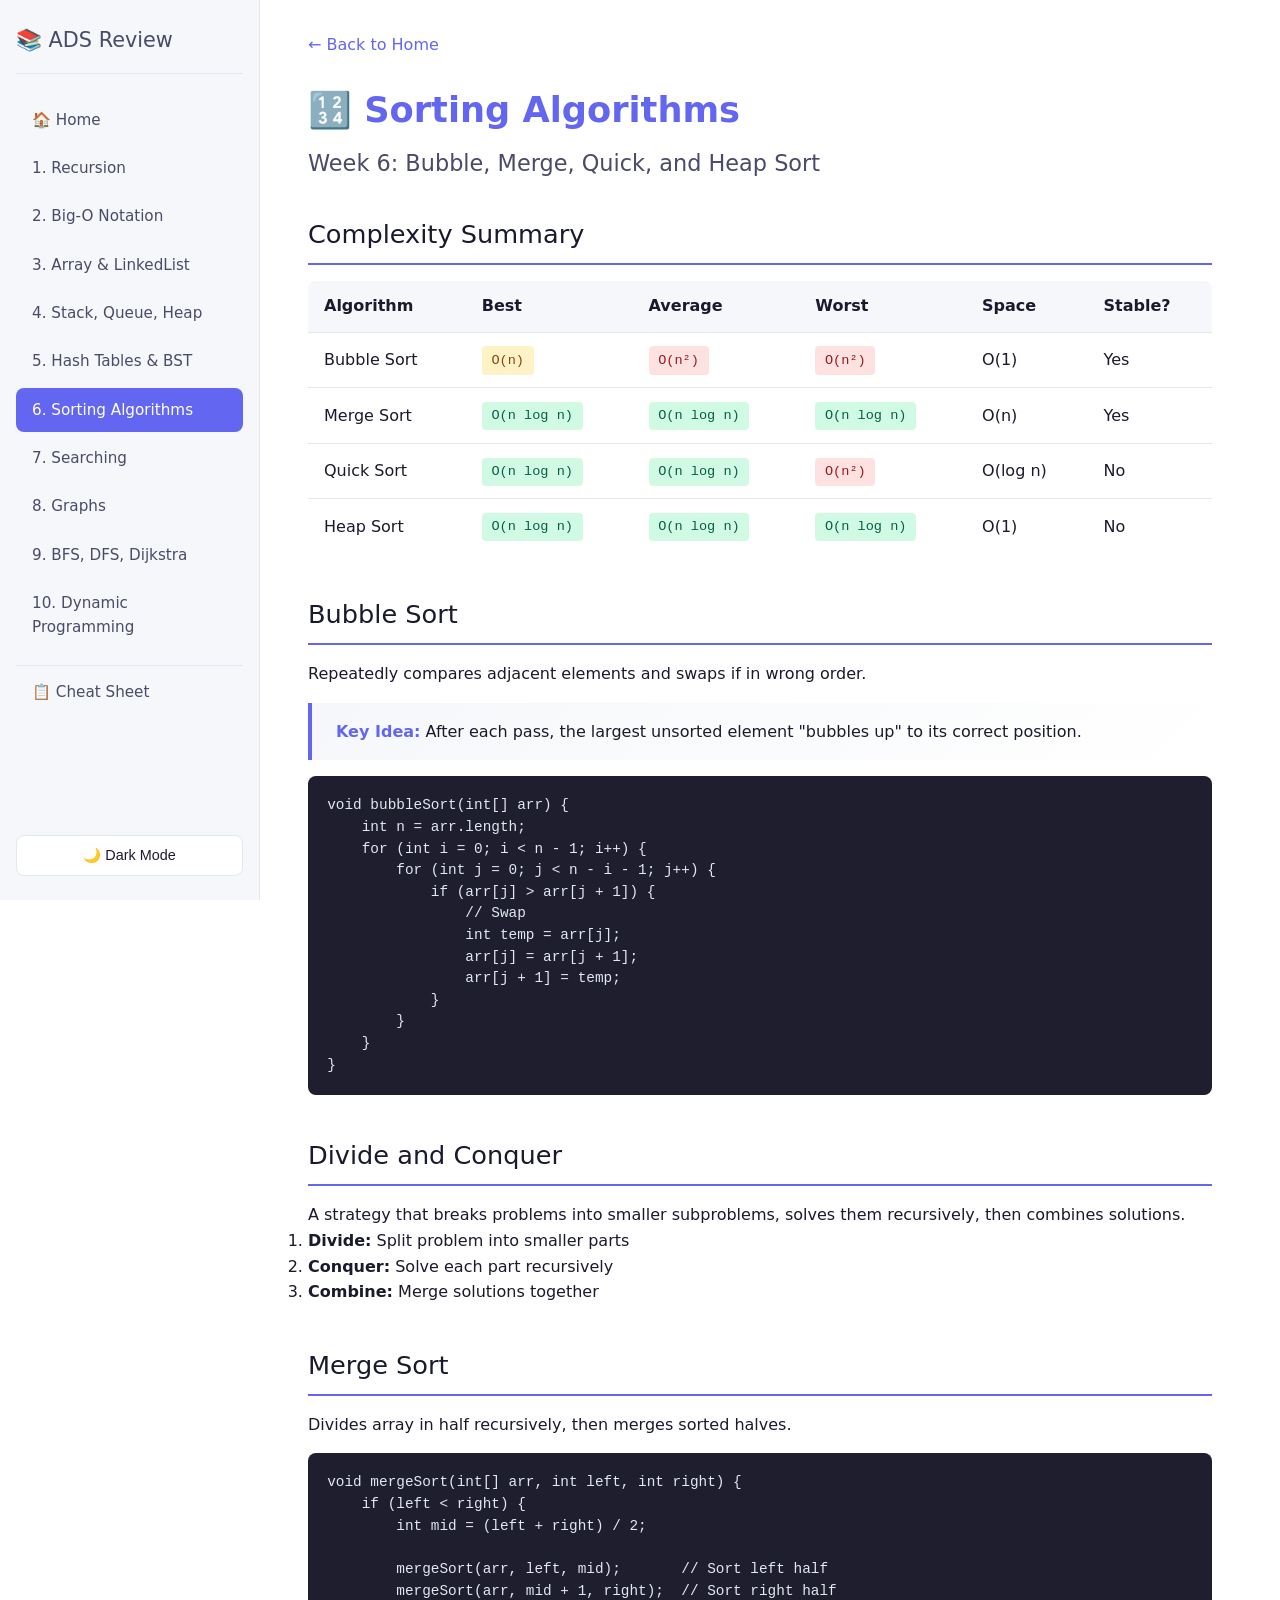
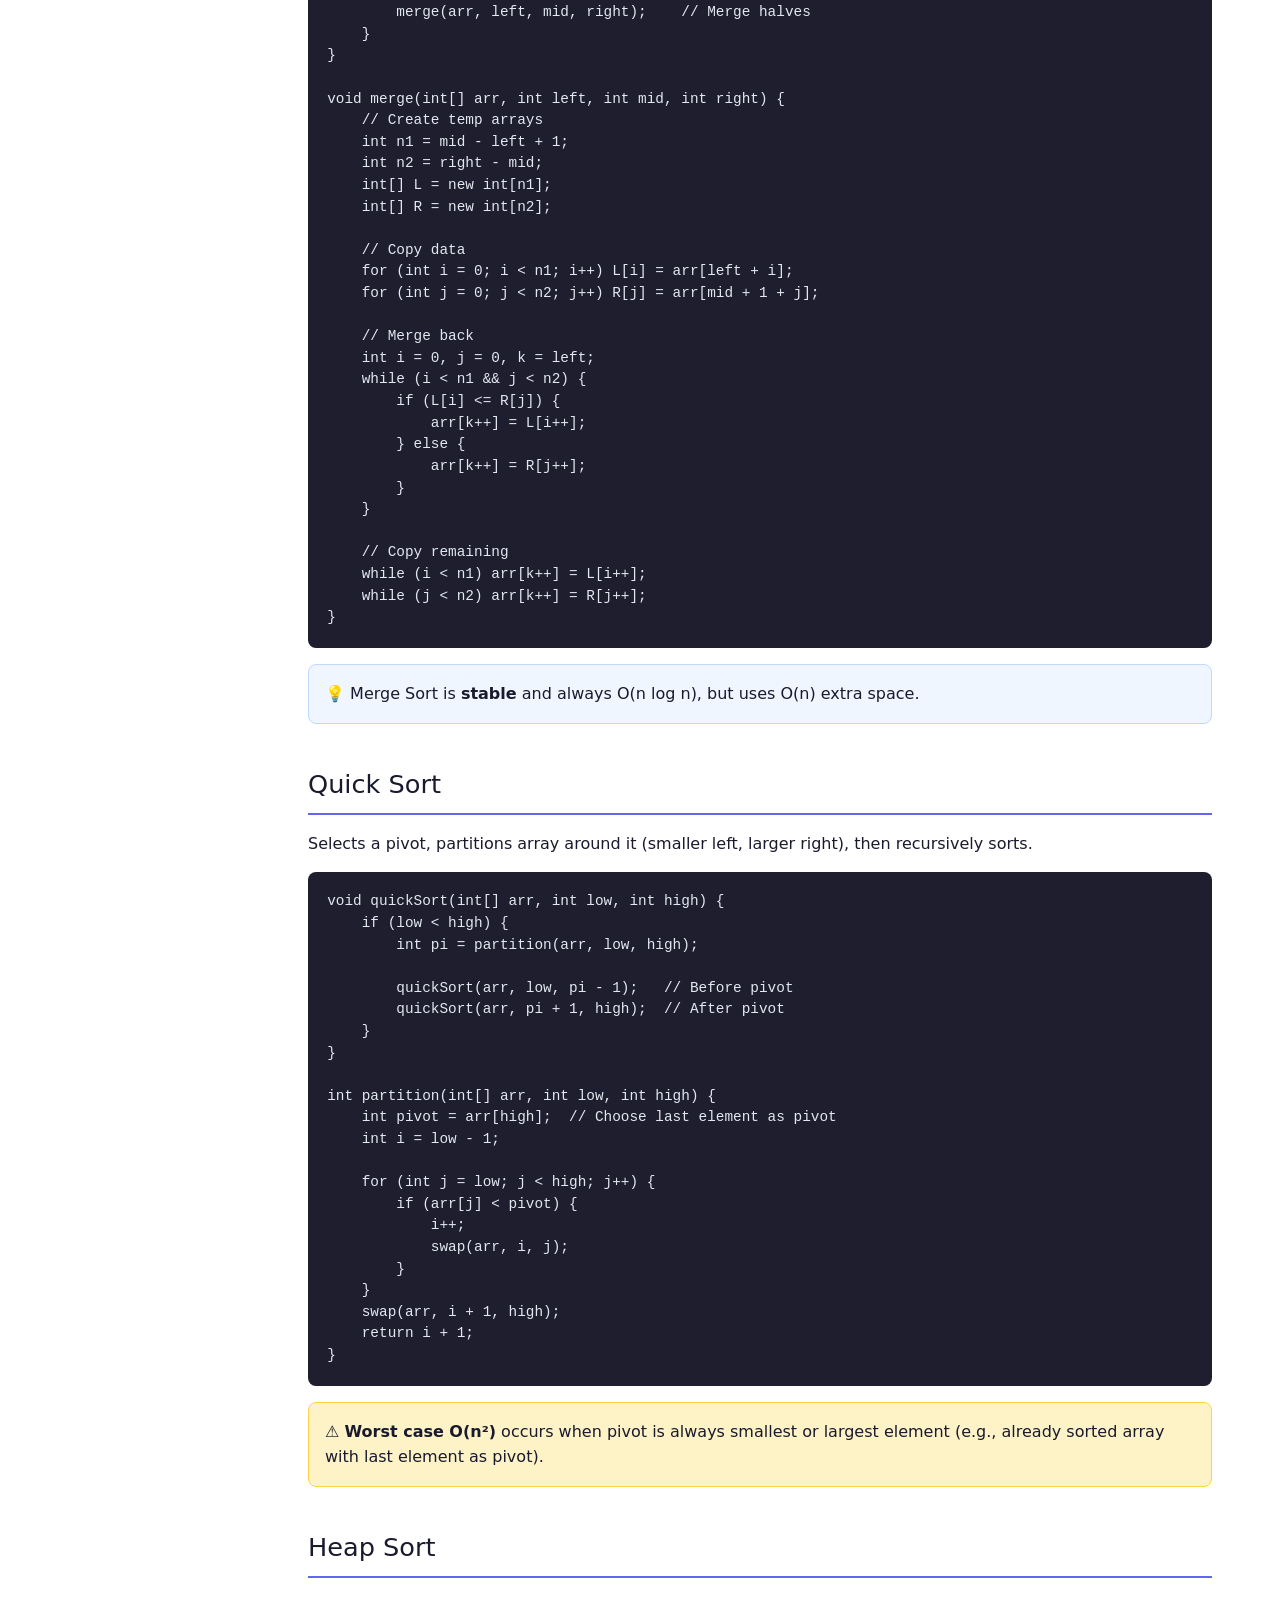
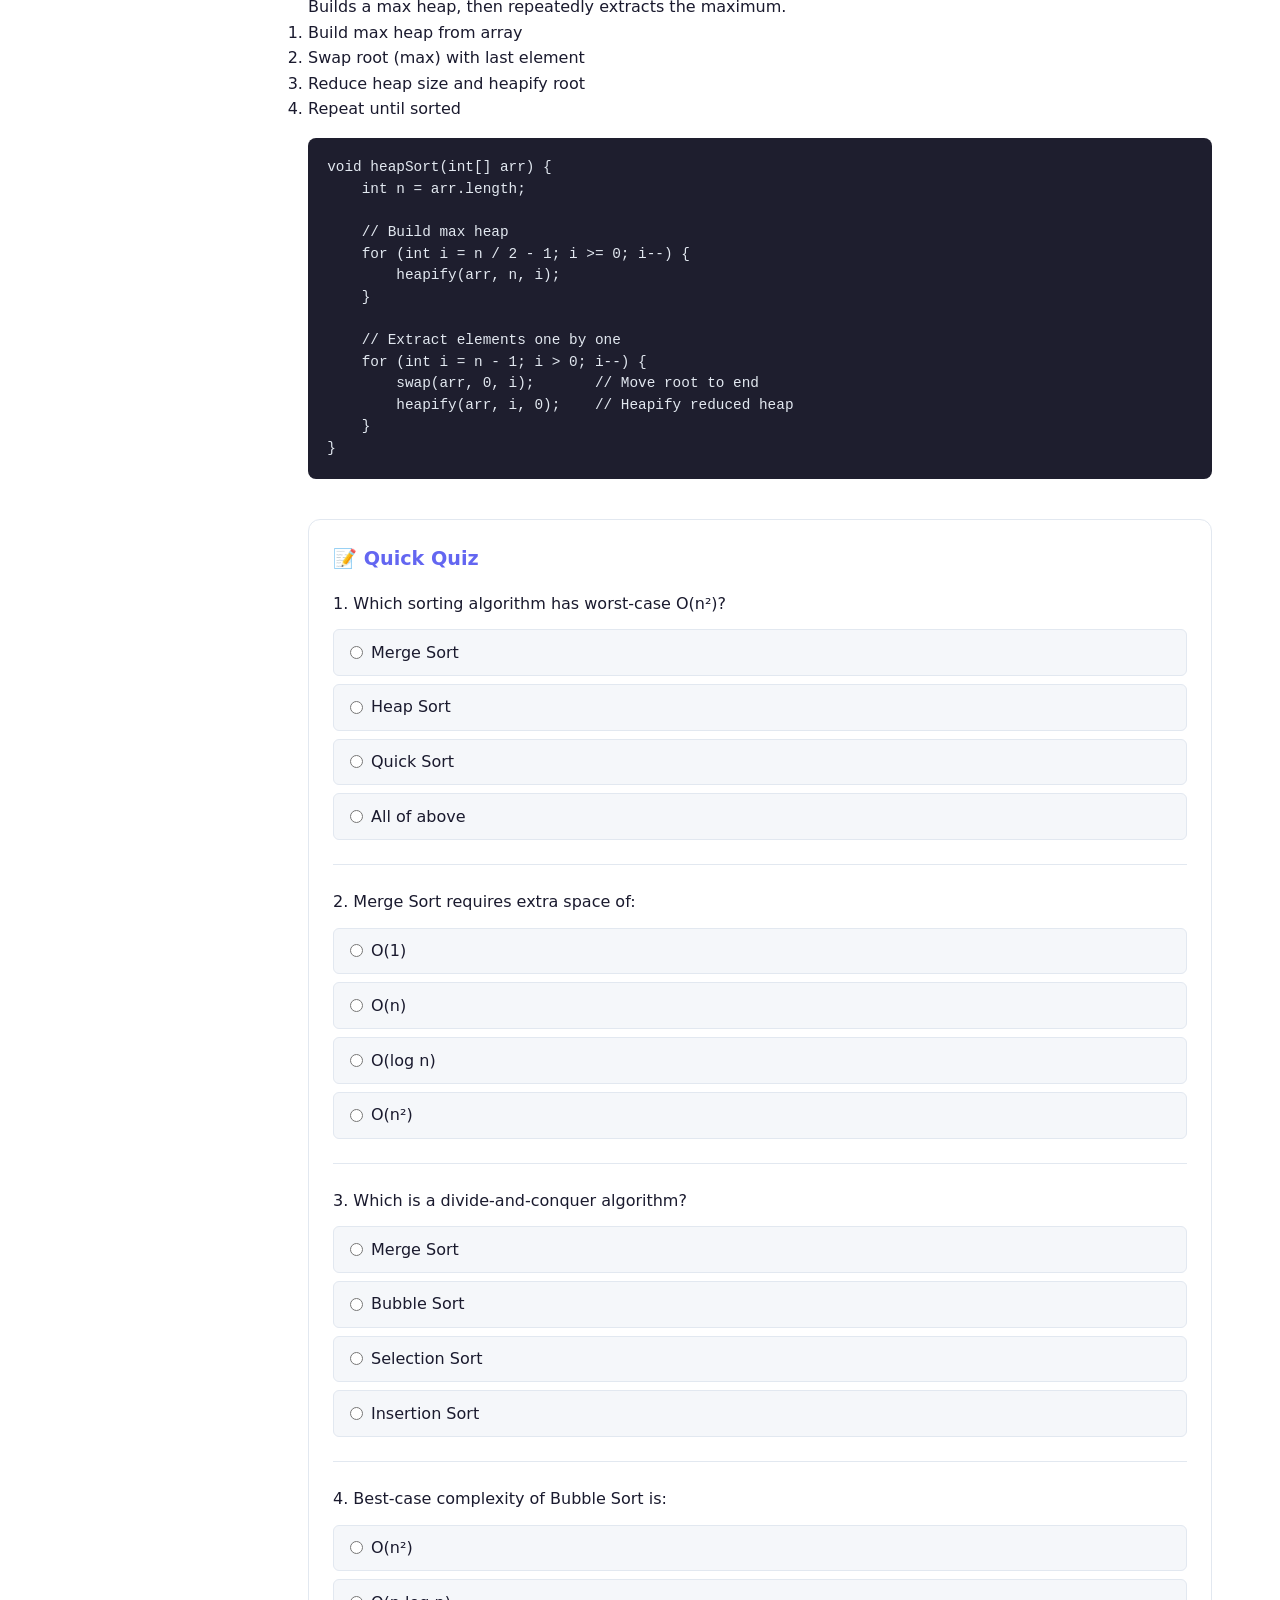
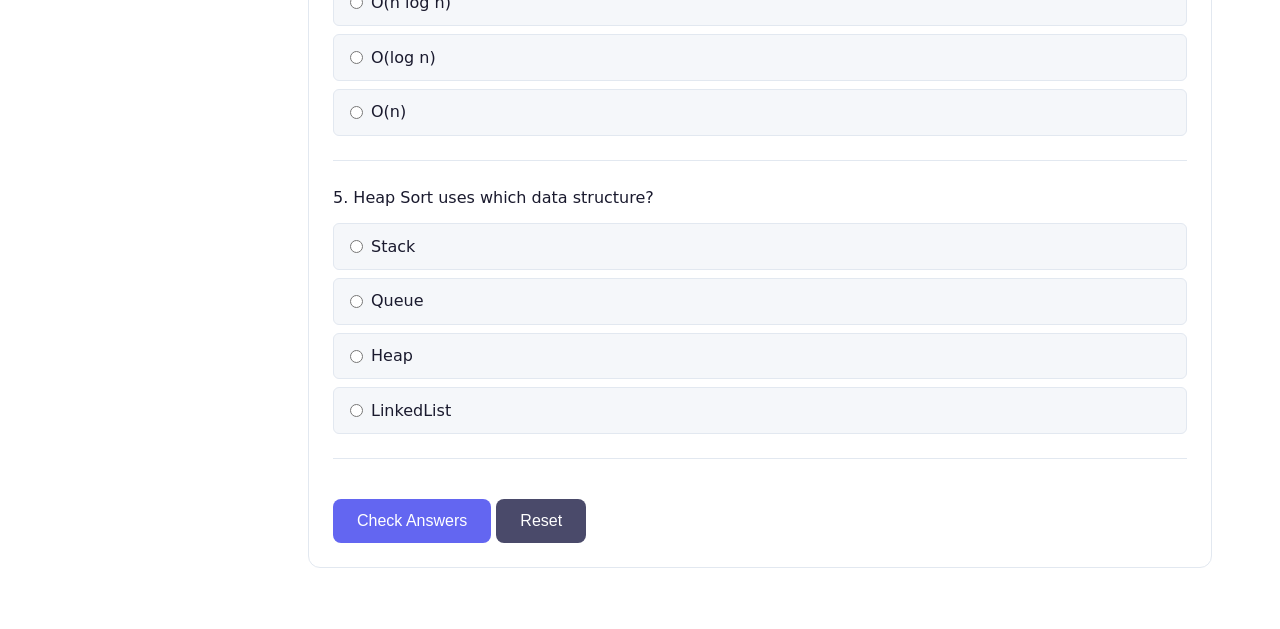
<file: pages/sorting.html>
<!DOCTYPE html>
<html lang="en">
<head>
    <meta charset="UTF-8">
    <meta name="viewport" content="width=device-width, initial-scale=1.0">
    <title>Sorting Algorithms | ADS Review</title>
    <link rel="stylesheet" href="../styles.css">
</head>
<body>
    <nav class="sidebar">
        <div class="logo"><h2>📚 ADS Review</h2></div>
        <ul class="nav-links">
            <li><a href="../index.html">🏠 Home</a></li>
            <li><a href="recursion.html">1. Recursion</a></li>
            <li><a href="big-o.html">2. Big-O Notation</a></li>
            <li><a href="data-structures.html">3. Array & LinkedList</a></li>
            <li><a href="stack-queue-heap.html">4. Stack, Queue, Heap</a></li>
            <li><a href="hash-bst.html">5. Hash Tables & BST</a></li>
            <li><a href="sorting.html" class="active">6. Sorting Algorithms</a></li>
            <li><a href="searching.html">7. Searching</a></li>
            <li><a href="graphs.html">8. Graphs</a></li>
            <li><a href="bfs-dfs-dijkstra.html">9. BFS, DFS, Dijkstra</a></li>
            <li><a href="dynamic-programming.html">10. Dynamic Programming</a></li>
            <li class="divider"></li>
            <li><a href="cheatsheet.html">📋 Cheat Sheet</a></li>
        </ul>
        <button class="theme-toggle" onclick="toggleTheme()">🌙 Dark Mode</button>
    </nav>

    <main class="content">
        <div class="back-nav"><a href="../index.html">← Back to Home</a></div>
        
        <h1>🔢 Sorting Algorithms</h1>
        <h2>Week 6: Bubble, Merge, Quick, and Heap Sort</h2>

        <div class="section">
            <h2>Complexity Summary</h2>
            <table>
                <tr>
                    <th>Algorithm</th>
                    <th>Best</th>
                    <th>Average</th>
                    <th>Worst</th>
                    <th>Space</th>
                    <th>Stable?</th>
                </tr>
                <tr>
                    <td>Bubble Sort</td>
                    <td><span class="complexity medium">O(n)</span></td>
                    <td><span class="complexity bad">O(n²)</span></td>
                    <td><span class="complexity bad">O(n²)</span></td>
                    <td>O(1)</td>
                    <td>Yes</td>
                </tr>
                <tr>
                    <td>Merge Sort</td>
                    <td><span class="complexity good">O(n log n)</span></td>
                    <td><span class="complexity good">O(n log n)</span></td>
                    <td><span class="complexity good">O(n log n)</span></td>
                    <td>O(n)</td>
                    <td>Yes</td>
                </tr>
                <tr>
                    <td>Quick Sort</td>
                    <td><span class="complexity good">O(n log n)</span></td>
                    <td><span class="complexity good">O(n log n)</span></td>
                    <td><span class="complexity bad">O(n²)</span></td>
                    <td>O(log n)</td>
                    <td>No</td>
                </tr>
                <tr>
                    <td>Heap Sort</td>
                    <td><span class="complexity good">O(n log n)</span></td>
                    <td><span class="complexity good">O(n log n)</span></td>
                    <td><span class="complexity good">O(n log n)</span></td>
                    <td>O(1)</td>
                    <td>No</td>
                </tr>
            </table>
        </div>

        <div class="section">
            <h2>Bubble Sort</h2>
            <p>Repeatedly compares adjacent elements and swaps if in wrong order.</p>
            
            <div class="key-point">
                <strong>Key Idea:</strong> After each pass, the largest unsorted element "bubbles up" to its correct position.
            </div>

<pre>
void bubbleSort(int[] arr) {
    int n = arr.length;
    for (int i = 0; i < n - 1; i++) {
        for (int j = 0; j < n - i - 1; j++) {
            if (arr[j] > arr[j + 1]) {
                // Swap
                int temp = arr[j];
                arr[j] = arr[j + 1];
                arr[j + 1] = temp;
            }
        }
    }
}
</pre>
        </div>

        <div class="section">
            <h2>Divide and Conquer</h2>
            <p>A strategy that breaks problems into smaller subproblems, solves them recursively, then combines solutions.</p>
            <ol>
                <li><strong>Divide:</strong> Split problem into smaller parts</li>
                <li><strong>Conquer:</strong> Solve each part recursively</li>
                <li><strong>Combine:</strong> Merge solutions together</li>
            </ol>
        </div>

        <div class="section">
            <h2>Merge Sort</h2>
            <p>Divides array in half recursively, then merges sorted halves.</p>

<pre>
void mergeSort(int[] arr, int left, int right) {
    if (left < right) {
        int mid = (left + right) / 2;
        
        mergeSort(arr, left, mid);       // Sort left half
        mergeSort(arr, mid + 1, right);  // Sort right half
        merge(arr, left, mid, right);    // Merge halves
    }
}

void merge(int[] arr, int left, int mid, int right) {
    // Create temp arrays
    int n1 = mid - left + 1;
    int n2 = right - mid;
    int[] L = new int[n1];
    int[] R = new int[n2];
    
    // Copy data
    for (int i = 0; i < n1; i++) L[i] = arr[left + i];
    for (int j = 0; j < n2; j++) R[j] = arr[mid + 1 + j];
    
    // Merge back
    int i = 0, j = 0, k = left;
    while (i < n1 && j < n2) {
        if (L[i] <= R[j]) {
            arr[k++] = L[i++];
        } else {
            arr[k++] = R[j++];
        }
    }
    
    // Copy remaining
    while (i < n1) arr[k++] = L[i++];
    while (j < n2) arr[k++] = R[j++];
}
</pre>

            <div class="note">
                💡 Merge Sort is <strong>stable</strong> and always O(n log n), but uses O(n) extra space.
            </div>
        </div>

        <div class="section">
            <h2>Quick Sort</h2>
            <p>Selects a pivot, partitions array around it (smaller left, larger right), then recursively sorts.</p>

<pre>
void quickSort(int[] arr, int low, int high) {
    if (low < high) {
        int pi = partition(arr, low, high);
        
        quickSort(arr, low, pi - 1);   // Before pivot
        quickSort(arr, pi + 1, high);  // After pivot
    }
}

int partition(int[] arr, int low, int high) {
    int pivot = arr[high];  // Choose last element as pivot
    int i = low - 1;
    
    for (int j = low; j < high; j++) {
        if (arr[j] < pivot) {
            i++;
            swap(arr, i, j);
        }
    }
    swap(arr, i + 1, high);
    return i + 1;
}
</pre>

            <div class="warning">
                ⚠️ <strong>Worst case O(n²)</strong> occurs when pivot is always smallest or largest element (e.g., already sorted array with last element as pivot).
            </div>
        </div>

        <div class="section">
            <h2>Heap Sort</h2>
            <p>Builds a max heap, then repeatedly extracts the maximum.</p>
            <ol>
                <li>Build max heap from array</li>
                <li>Swap root (max) with last element</li>
                <li>Reduce heap size and heapify root</li>
                <li>Repeat until sorted</li>
            </ol>

<pre>
void heapSort(int[] arr) {
    int n = arr.length;
    
    // Build max heap
    for (int i = n / 2 - 1; i >= 0; i--) {
        heapify(arr, n, i);
    }
    
    // Extract elements one by one
    for (int i = n - 1; i > 0; i--) {
        swap(arr, 0, i);       // Move root to end
        heapify(arr, i, 0);    // Heapify reduced heap
    }
}
</pre>
        </div>

        <!-- Quiz Section -->
        <div class="quiz-container" id="quiz-sorting">
            <h3>📝 Quick Quiz</h3>
            
            <div class="quiz-question" data-answer="c">
                <p>1. Which sorting algorithm has worst-case O(n²)?</p>
                <div class="quiz-options">
                    <label class="quiz-option"><input type="radio" name="q1" value="a"> Merge Sort</label>
                    <label class="quiz-option"><input type="radio" name="q1" value="b"> Heap Sort</label>
                    <label class="quiz-option"><input type="radio" name="q1" value="c"> Quick Sort</label>
                    <label class="quiz-option"><input type="radio" name="q1" value="d"> All of above</label>
                </div>
            </div>

            <div class="quiz-question" data-answer="b">
                <p>2. Merge Sort requires extra space of:</p>
                <div class="quiz-options">
                    <label class="quiz-option"><input type="radio" name="q2" value="a"> O(1)</label>
                    <label class="quiz-option"><input type="radio" name="q2" value="b"> O(n)</label>
                    <label class="quiz-option"><input type="radio" name="q2" value="c"> O(log n)</label>
                    <label class="quiz-option"><input type="radio" name="q2" value="d"> O(n²)</label>
                </div>
            </div>

            <div class="quiz-question" data-answer="a">
                <p>3. Which is a divide-and-conquer algorithm?</p>
                <div class="quiz-options">
                    <label class="quiz-option"><input type="radio" name="q3" value="a"> Merge Sort</label>
                    <label class="quiz-option"><input type="radio" name="q3" value="b"> Bubble Sort</label>
                    <label class="quiz-option"><input type="radio" name="q3" value="c"> Selection Sort</label>
                    <label class="quiz-option"><input type="radio" name="q3" value="d"> Insertion Sort</label>
                </div>
            </div>

            <div class="quiz-question" data-answer="d">
                <p>4. Best-case complexity of Bubble Sort is:</p>
                <div class="quiz-options">
                    <label class="quiz-option"><input type="radio" name="q4" value="a"> O(n²)</label>
                    <label class="quiz-option"><input type="radio" name="q4" value="b"> O(n log n)</label>
                    <label class="quiz-option"><input type="radio" name="q4" value="c"> O(log n)</label>
                    <label class="quiz-option"><input type="radio" name="q4" value="d"> O(n)</label>
                </div>
            </div>

            <div class="quiz-question" data-answer="c">
                <p>5. Heap Sort uses which data structure?</p>
                <div class="quiz-options">
                    <label class="quiz-option"><input type="radio" name="q5" value="a"> Stack</label>
                    <label class="quiz-option"><input type="radio" name="q5" value="b"> Queue</label>
                    <label class="quiz-option"><input type="radio" name="q5" value="c"> Heap</label>
                    <label class="quiz-option"><input type="radio" name="q5" value="d"> LinkedList</label>
                </div>
            </div>

            <button class="quiz-btn" onclick="checkQuiz('quiz-sorting')">Check Answers</button>
            <button class="quiz-btn" onclick="resetQuiz('quiz-sorting')" style="background: var(--text-secondary)">Reset</button>
            <div class="quiz-result"></div>
        </div>

    </main>
    <script src="../script.js"></script>
</body>
</html>
</file>
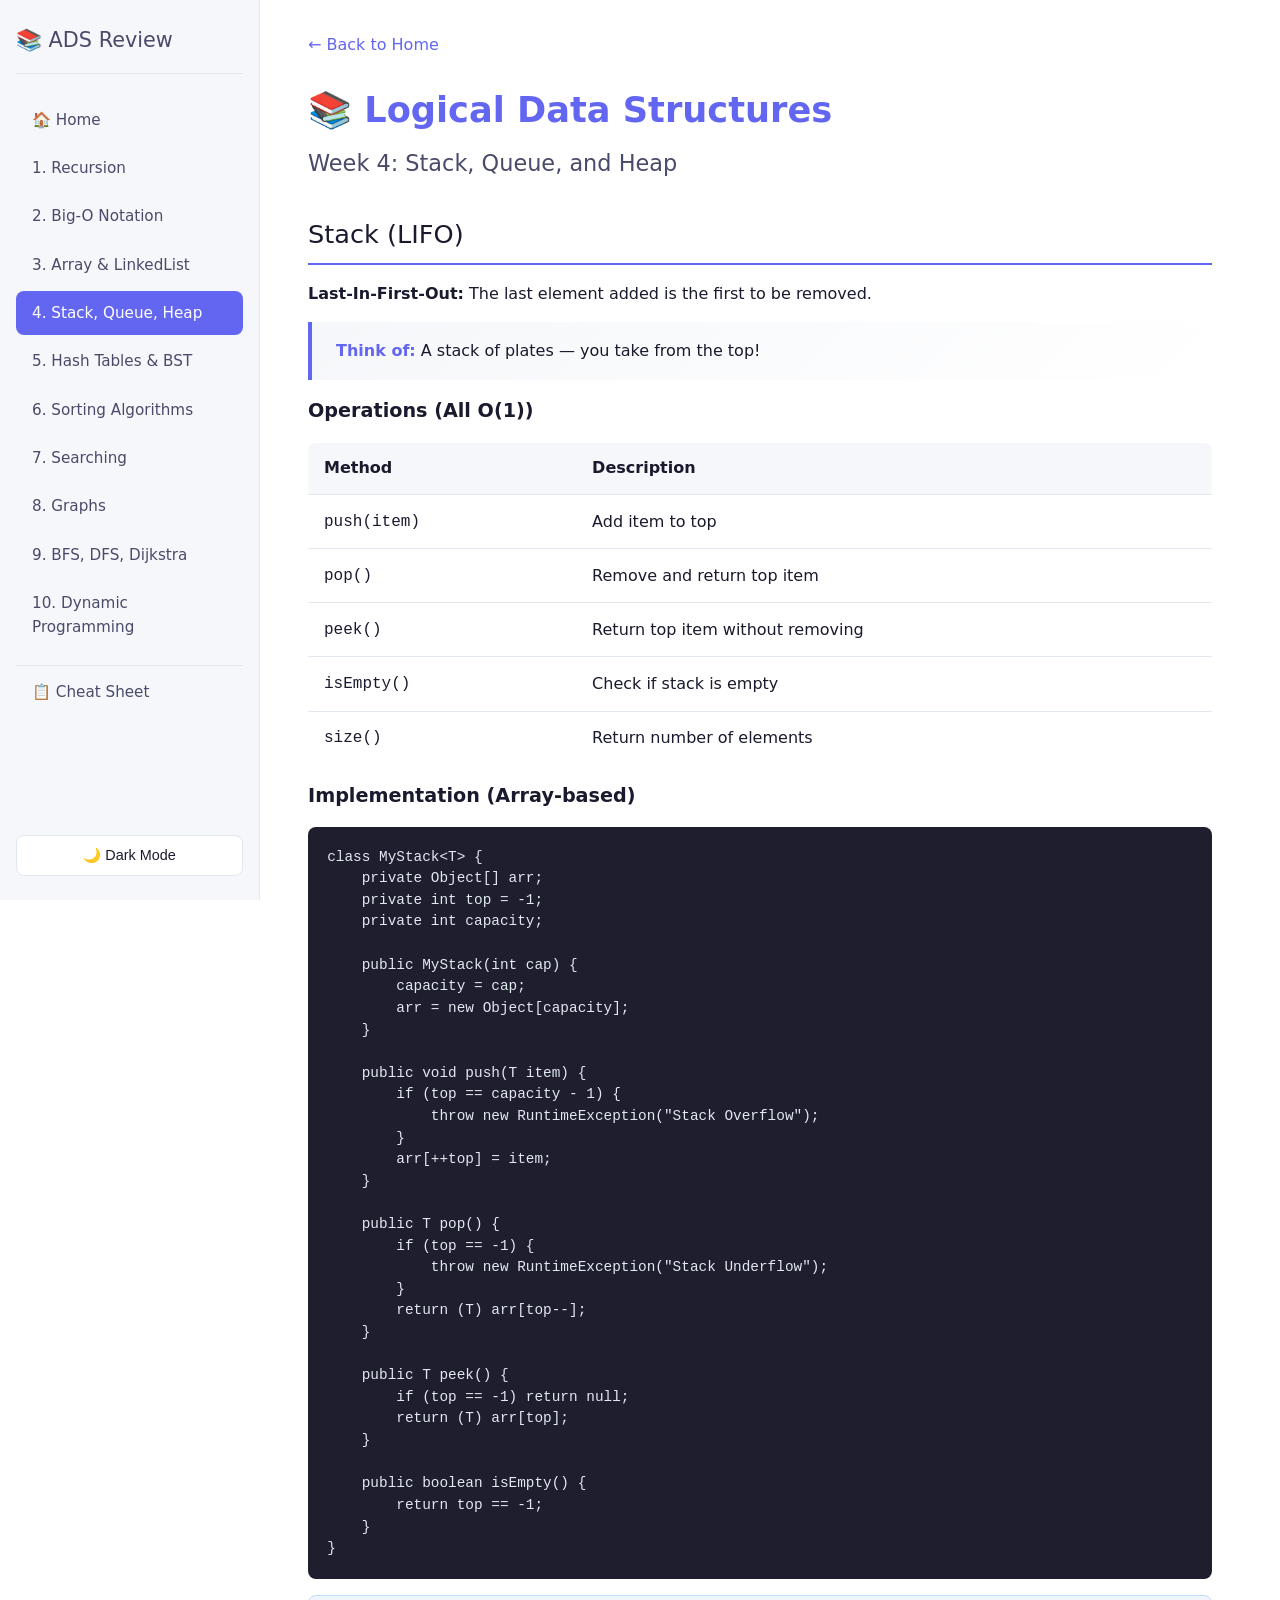
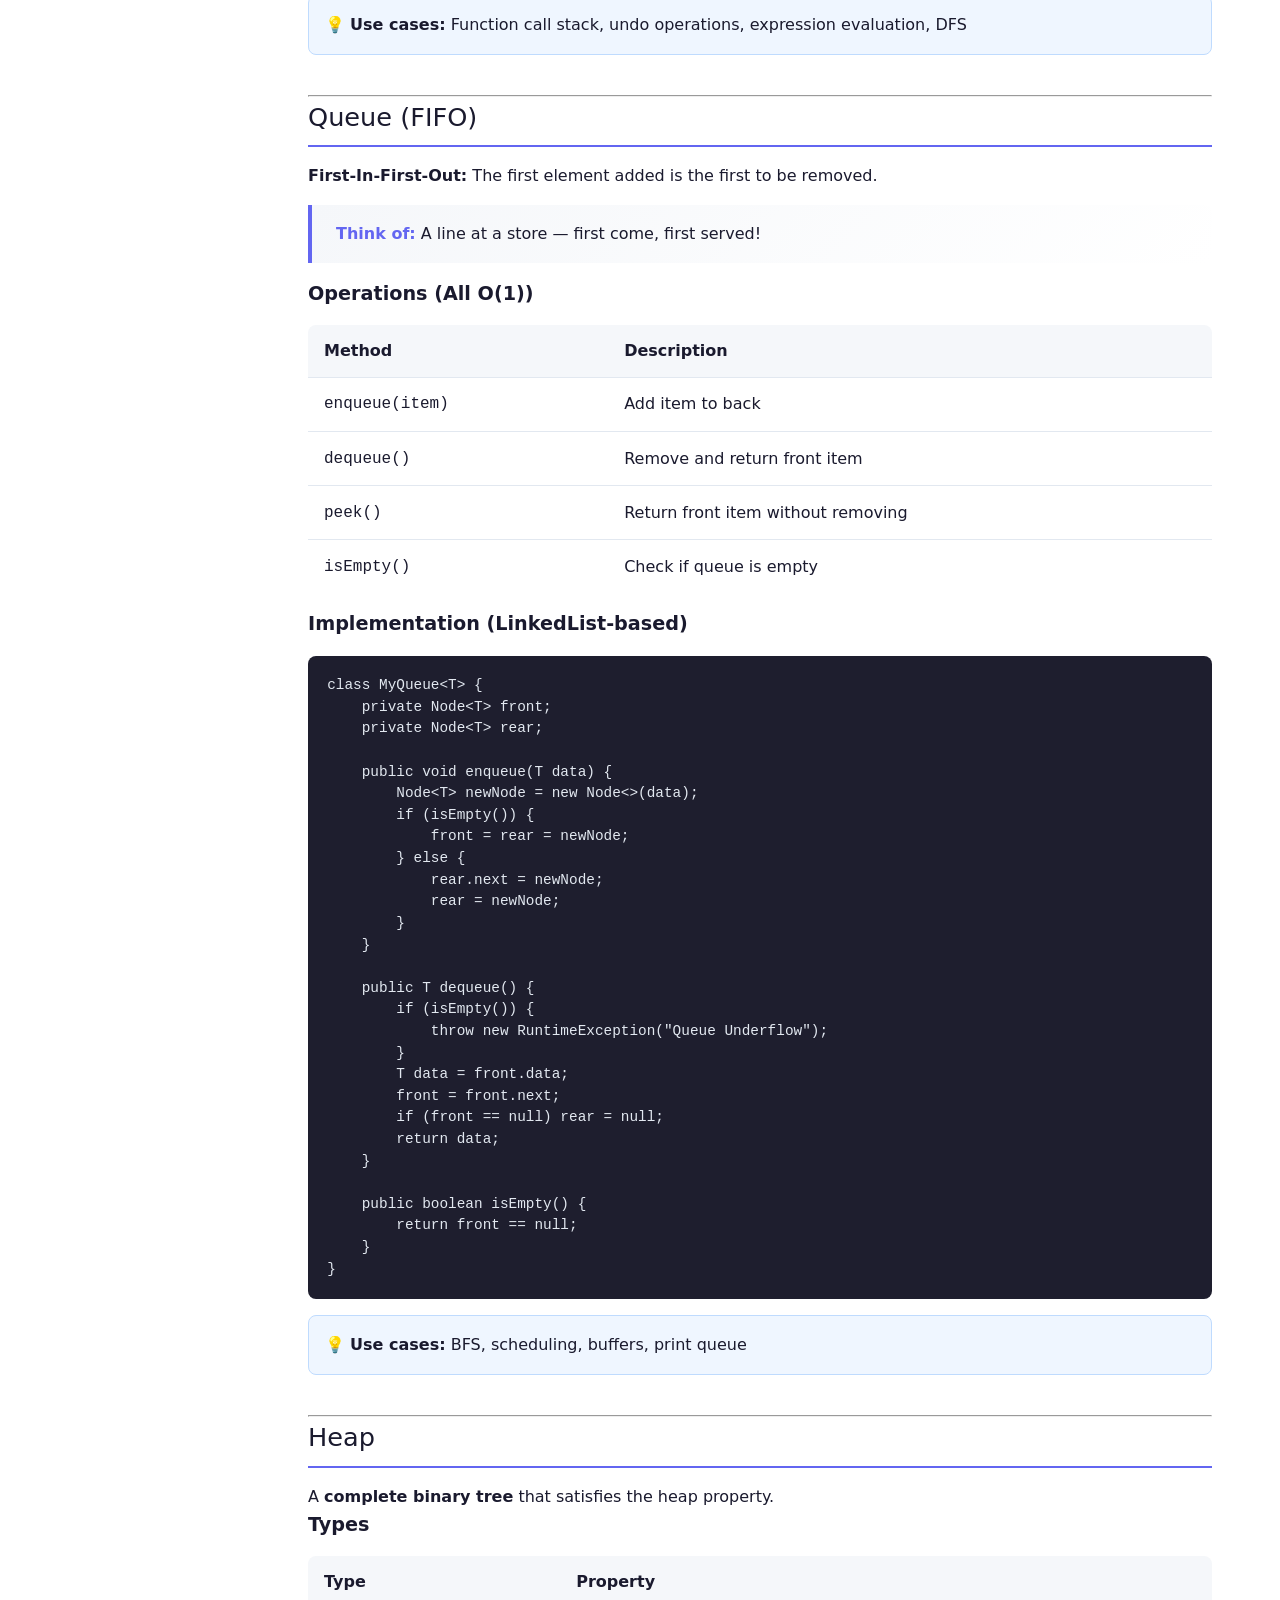
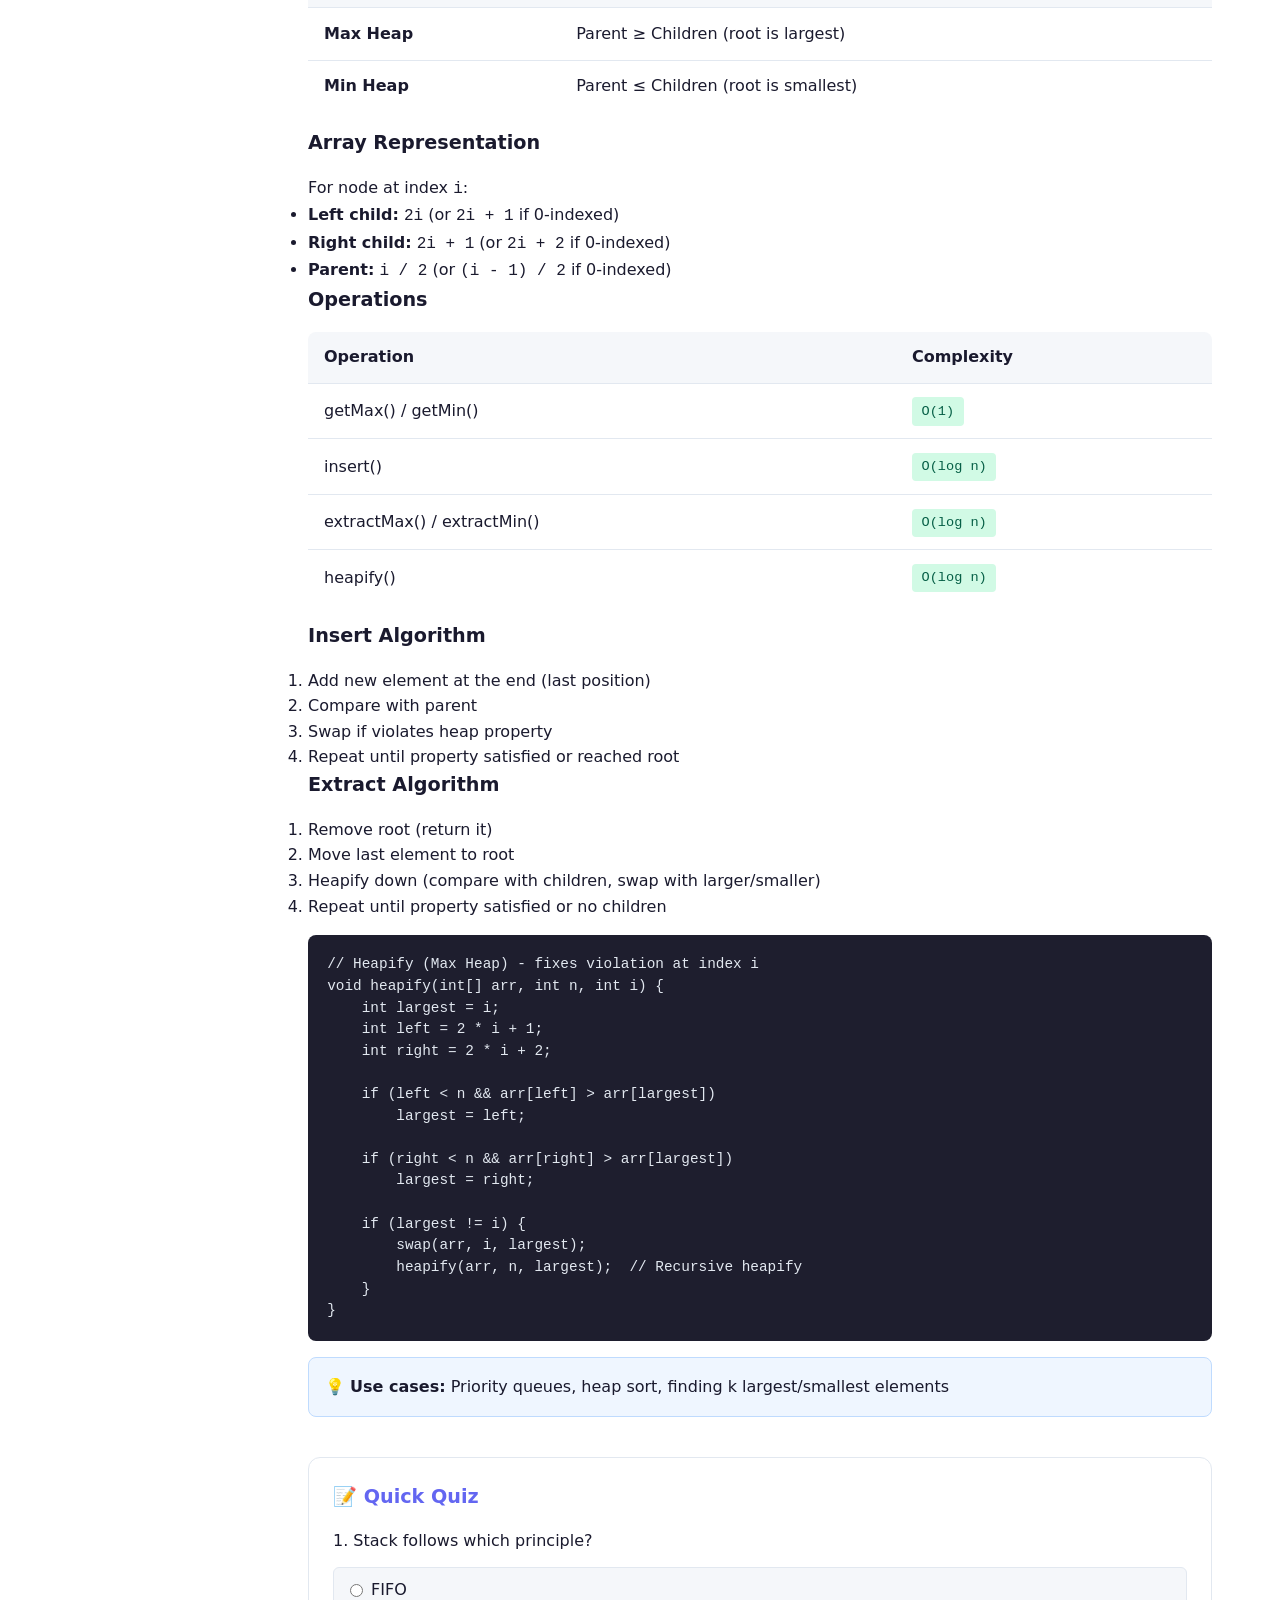
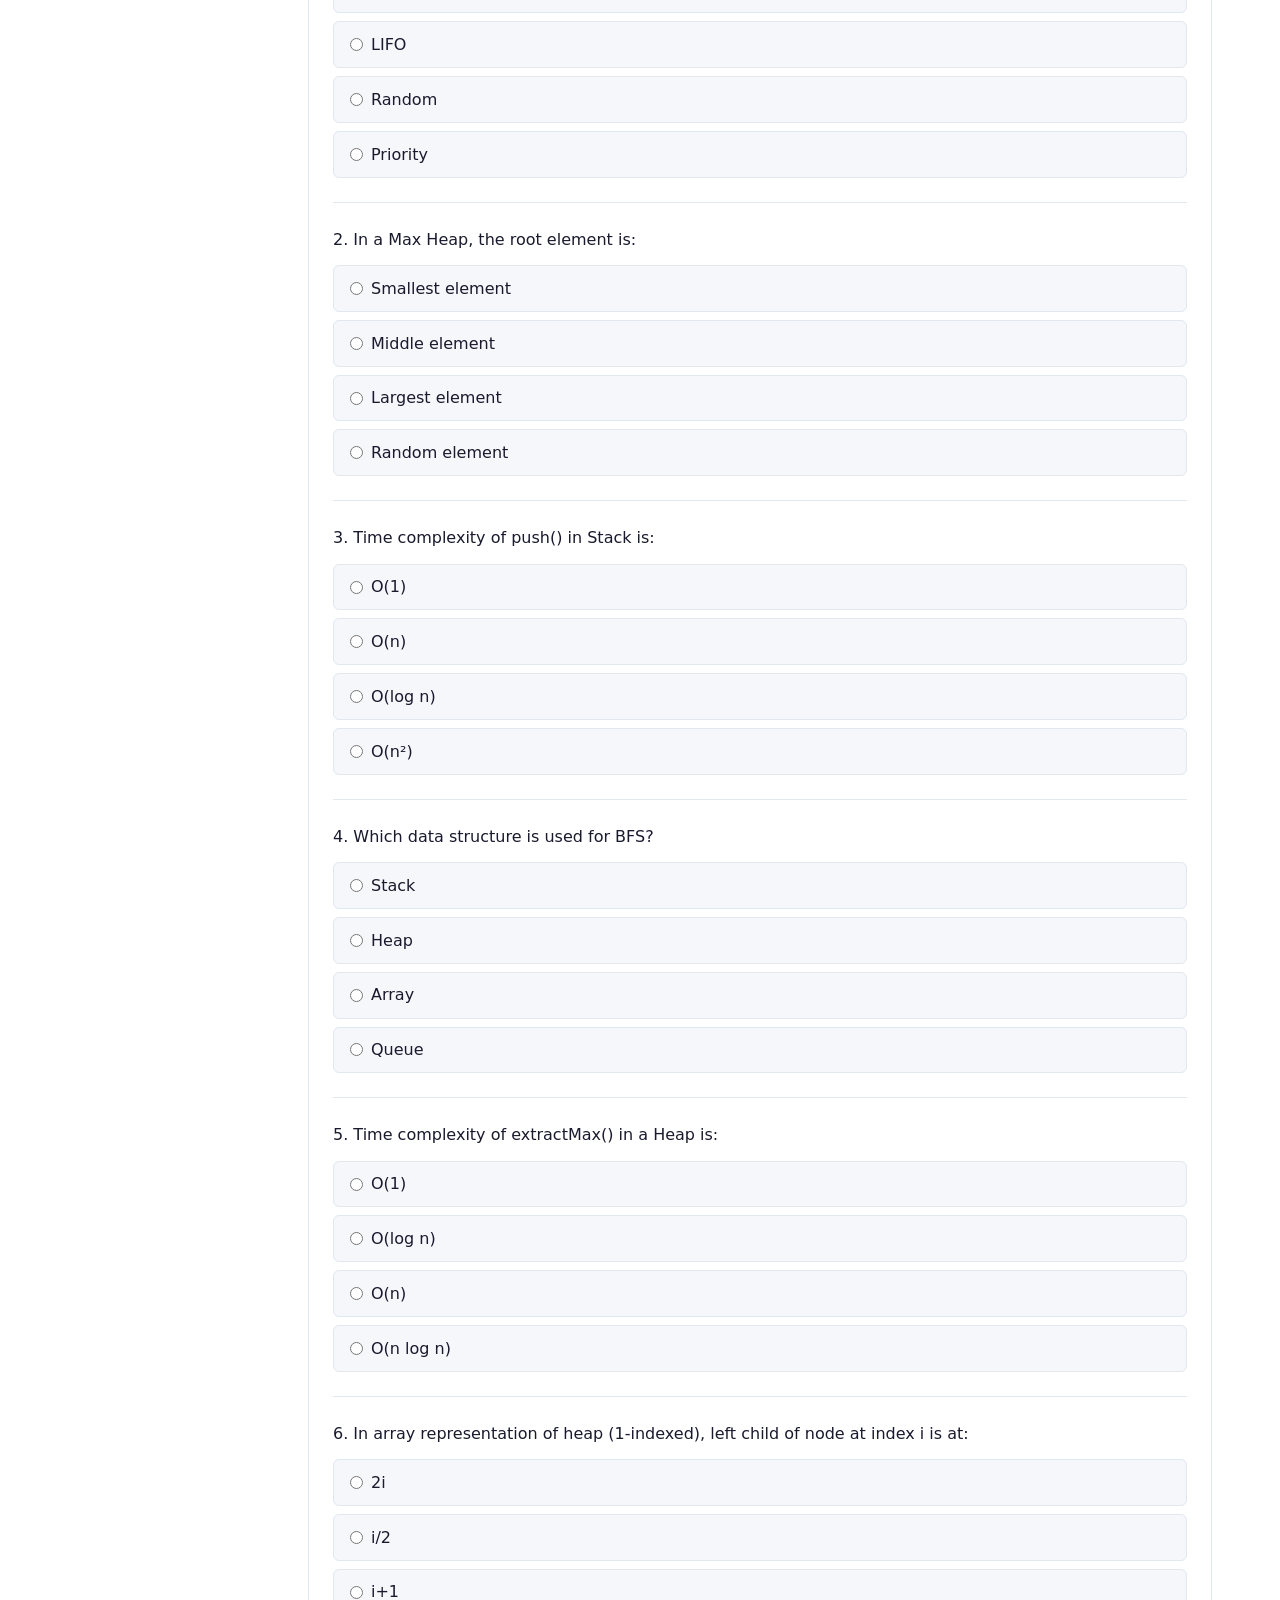
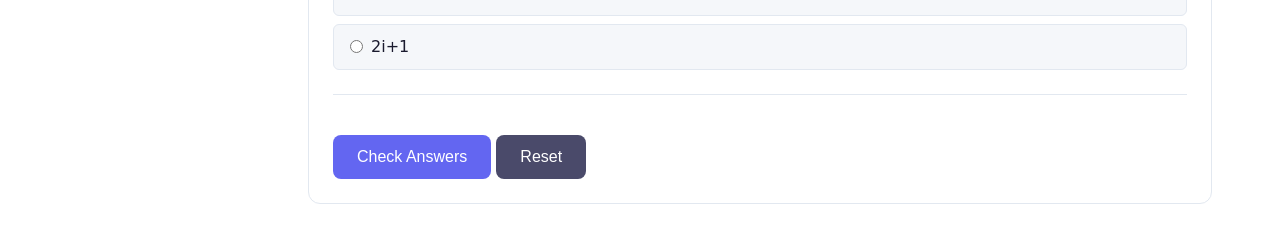
<file: pages/stack-queue-heap.html>
<!DOCTYPE html>
<html lang="en">
<head>
    <meta charset="UTF-8">
    <meta name="viewport" content="width=device-width, initial-scale=1.0">
    <title>Stack, Queue, Heap | ADS Review</title>
    <link rel="stylesheet" href="../styles.css">
</head>
<body>
    <nav class="sidebar">
        <div class="logo"><h2>📚 ADS Review</h2></div>
        <ul class="nav-links">
            <li><a href="../index.html">🏠 Home</a></li>
            <li><a href="recursion.html">1. Recursion</a></li>
            <li><a href="big-o.html">2. Big-O Notation</a></li>
            <li><a href="data-structures.html">3. Array & LinkedList</a></li>
            <li><a href="stack-queue-heap.html" class="active">4. Stack, Queue, Heap</a></li>
            <li><a href="hash-bst.html">5. Hash Tables & BST</a></li>
            <li><a href="sorting.html">6. Sorting Algorithms</a></li>
            <li><a href="searching.html">7. Searching</a></li>
            <li><a href="graphs.html">8. Graphs</a></li>
            <li><a href="bfs-dfs-dijkstra.html">9. BFS, DFS, Dijkstra</a></li>
            <li><a href="dynamic-programming.html">10. Dynamic Programming</a></li>
            <li class="divider"></li>
            <li><a href="cheatsheet.html">📋 Cheat Sheet</a></li>
        </ul>
        <button class="theme-toggle" onclick="toggleTheme()">🌙 Dark Mode</button>
    </nav>

    <main class="content">
        <div class="back-nav"><a href="../index.html">← Back to Home</a></div>
        
        <h1>📚 Logical Data Structures</h1>
        <h2>Week 4: Stack, Queue, and Heap</h2>

        <div class="section">
            <h2>Stack (LIFO)</h2>
            <p><strong>Last-In-First-Out:</strong> The last element added is the first to be removed.</p>
            
            <div class="key-point">
                <strong>Think of:</strong> A stack of plates — you take from the top!
            </div>

            <h3>Operations (All O(1))</h3>
            <table>
                <tr>
                    <th>Method</th>
                    <th>Description</th>
                </tr>
                <tr><td><code>push(item)</code></td><td>Add item to top</td></tr>
                <tr><td><code>pop()</code></td><td>Remove and return top item</td></tr>
                <tr><td><code>peek()</code></td><td>Return top item without removing</td></tr>
                <tr><td><code>isEmpty()</code></td><td>Check if stack is empty</td></tr>
                <tr><td><code>size()</code></td><td>Return number of elements</td></tr>
            </table>

            <h3>Implementation (Array-based)</h3>
<pre>
class MyStack&lt;T&gt; {
    private Object[] arr;
    private int top = -1;
    private int capacity;
    
    public MyStack(int cap) {
        capacity = cap;
        arr = new Object[capacity];
    }
    
    public void push(T item) {
        if (top == capacity - 1) {
            throw new RuntimeException("Stack Overflow");
        }
        arr[++top] = item;
    }
    
    public T pop() {
        if (top == -1) {
            throw new RuntimeException("Stack Underflow");
        }
        return (T) arr[top--];
    }
    
    public T peek() {
        if (top == -1) return null;
        return (T) arr[top];
    }
    
    public boolean isEmpty() {
        return top == -1;
    }
}
</pre>

            <div class="note">
                💡 <strong>Use cases:</strong> Function call stack, undo operations, expression evaluation, DFS
            </div>
        </div>

        <hr>

        <div class="section">
            <h2>Queue (FIFO)</h2>
            <p><strong>First-In-First-Out:</strong> The first element added is the first to be removed.</p>
            
            <div class="key-point">
                <strong>Think of:</strong> A line at a store — first come, first served!
            </div>

            <h3>Operations (All O(1))</h3>
            <table>
                <tr>
                    <th>Method</th>
                    <th>Description</th>
                </tr>
                <tr><td><code>enqueue(item)</code></td><td>Add item to back</td></tr>
                <tr><td><code>dequeue()</code></td><td>Remove and return front item</td></tr>
                <tr><td><code>peek()</code></td><td>Return front item without removing</td></tr>
                <tr><td><code>isEmpty()</code></td><td>Check if queue is empty</td></tr>
            </table>

            <h3>Implementation (LinkedList-based)</h3>
<pre>
class MyQueue&lt;T&gt; {
    private Node&lt;T&gt; front;
    private Node&lt;T&gt; rear;
    
    public void enqueue(T data) {
        Node&lt;T&gt; newNode = new Node&lt;&gt;(data);
        if (isEmpty()) {
            front = rear = newNode;
        } else {
            rear.next = newNode;
            rear = newNode;
        }
    }
    
    public T dequeue() {
        if (isEmpty()) {
            throw new RuntimeException("Queue Underflow");
        }
        T data = front.data;
        front = front.next;
        if (front == null) rear = null;
        return data;
    }
    
    public boolean isEmpty() {
        return front == null;
    }
}
</pre>

            <div class="note">
                💡 <strong>Use cases:</strong> BFS, scheduling, buffers, print queue
            </div>
        </div>

        <hr>

        <div class="section">
            <h2>Heap</h2>
            <p>A <strong>complete binary tree</strong> that satisfies the heap property.</p>

            <h3>Types</h3>
            <table>
                <tr>
                    <th>Type</th>
                    <th>Property</th>
                </tr>
                <tr>
                    <td><strong>Max Heap</strong></td>
                    <td>Parent ≥ Children (root is largest)</td>
                </tr>
                <tr>
                    <td><strong>Min Heap</strong></td>
                    <td>Parent ≤ Children (root is smallest)</td>
                </tr>
            </table>

            <h3>Array Representation</h3>
            <p>For node at index <code>i</code>:</p>
            <ul>
                <li><strong>Left child:</strong> <code>2i</code> (or <code>2i + 1</code> if 0-indexed)</li>
                <li><strong>Right child:</strong> <code>2i + 1</code> (or <code>2i + 2</code> if 0-indexed)</li>
                <li><strong>Parent:</strong> <code>i / 2</code> (or <code>(i - 1) / 2</code> if 0-indexed)</li>
            </ul>

            <h3>Operations</h3>
            <table>
                <tr>
                    <th>Operation</th>
                    <th>Complexity</th>
                </tr>
                <tr>
                    <td>getMax() / getMin()</td>
                    <td><span class="complexity good">O(1)</span></td>
                </tr>
                <tr>
                    <td>insert()</td>
                    <td><span class="complexity good">O(log n)</span></td>
                </tr>
                <tr>
                    <td>extractMax() / extractMin()</td>
                    <td><span class="complexity good">O(log n)</span></td>
                </tr>
                <tr>
                    <td>heapify()</td>
                    <td><span class="complexity good">O(log n)</span></td>
                </tr>
            </table>

            <h3>Insert Algorithm</h3>
            <ol>
                <li>Add new element at the end (last position)</li>
                <li>Compare with parent</li>
                <li>Swap if violates heap property</li>
                <li>Repeat until property satisfied or reached root</li>
            </ol>

            <h3>Extract Algorithm</h3>
            <ol>
                <li>Remove root (return it)</li>
                <li>Move last element to root</li>
                <li>Heapify down (compare with children, swap with larger/smaller)</li>
                <li>Repeat until property satisfied or no children</li>
            </ol>

<pre>
// Heapify (Max Heap) - fixes violation at index i
void heapify(int[] arr, int n, int i) {
    int largest = i;
    int left = 2 * i + 1;
    int right = 2 * i + 2;
    
    if (left < n && arr[left] > arr[largest])
        largest = left;
    
    if (right < n && arr[right] > arr[largest])
        largest = right;
    
    if (largest != i) {
        swap(arr, i, largest);
        heapify(arr, n, largest);  // Recursive heapify
    }
}
</pre>

            <div class="note">
                💡 <strong>Use cases:</strong> Priority queues, heap sort, finding k largest/smallest elements
            </div>
        </div>

        <!-- Quiz Section -->
        <div class="quiz-container" id="quiz-sqh">
            <h3>📝 Quick Quiz</h3>
            
            <div class="quiz-question" data-answer="b">
                <p>1. Stack follows which principle?</p>
                <div class="quiz-options">
                    <label class="quiz-option"><input type="radio" name="q1" value="a"> FIFO</label>
                    <label class="quiz-option"><input type="radio" name="q1" value="b"> LIFO</label>
                    <label class="quiz-option"><input type="radio" name="q1" value="c"> Random</label>
                    <label class="quiz-option"><input type="radio" name="q1" value="d"> Priority</label>
                </div>
            </div>

            <div class="quiz-question" data-answer="c">
                <p>2. In a Max Heap, the root element is:</p>
                <div class="quiz-options">
                    <label class="quiz-option"><input type="radio" name="q2" value="a"> Smallest element</label>
                    <label class="quiz-option"><input type="radio" name="q2" value="b"> Middle element</label>
                    <label class="quiz-option"><input type="radio" name="q2" value="c"> Largest element</label>
                    <label class="quiz-option"><input type="radio" name="q2" value="d"> Random element</label>
                </div>
            </div>

            <div class="quiz-question" data-answer="a">
                <p>3. Time complexity of push() in Stack is:</p>
                <div class="quiz-options">
                    <label class="quiz-option"><input type="radio" name="q3" value="a"> O(1)</label>
                    <label class="quiz-option"><input type="radio" name="q3" value="b"> O(n)</label>
                    <label class="quiz-option"><input type="radio" name="q3" value="c"> O(log n)</label>
                    <label class="quiz-option"><input type="radio" name="q3" value="d"> O(n²)</label>
                </div>
            </div>

            <div class="quiz-question" data-answer="d">
                <p>4. Which data structure is used for BFS?</p>
                <div class="quiz-options">
                    <label class="quiz-option"><input type="radio" name="q4" value="a"> Stack</label>
                    <label class="quiz-option"><input type="radio" name="q4" value="b"> Heap</label>
                    <label class="quiz-option"><input type="radio" name="q4" value="c"> Array</label>
                    <label class="quiz-option"><input type="radio" name="q4" value="d"> Queue</label>
                </div>
            </div>

            <div class="quiz-question" data-answer="b">
                <p>5. Time complexity of extractMax() in a Heap is:</p>
                <div class="quiz-options">
                    <label class="quiz-option"><input type="radio" name="q5" value="a"> O(1)</label>
                    <label class="quiz-option"><input type="radio" name="q5" value="b"> O(log n)</label>
                    <label class="quiz-option"><input type="radio" name="q5" value="c"> O(n)</label>
                    <label class="quiz-option"><input type="radio" name="q5" value="d"> O(n log n)</label>
                </div>
            </div>

            <div class="quiz-question" data-answer="a">
                <p>6. In array representation of heap (1-indexed), left child of node at index i is at:</p>
                <div class="quiz-options">
                    <label class="quiz-option"><input type="radio" name="q6" value="a"> 2i</label>
                    <label class="quiz-option"><input type="radio" name="q6" value="b"> i/2</label>
                    <label class="quiz-option"><input type="radio" name="q6" value="c"> i+1</label>
                    <label class="quiz-option"><input type="radio" name="q6" value="d"> 2i+1</label>
                </div>
            </div>

            <button class="quiz-btn" onclick="checkQuiz('quiz-sqh')">Check Answers</button>
            <button class="quiz-btn" onclick="resetQuiz('quiz-sqh')" style="background: var(--text-secondary)">Reset</button>
            <div class="quiz-result"></div>
        </div>

    </main>
    <script src="../script.js"></script>
</body>
</html>
</file>
<file: styles.css>
:root {
    --bg-primary: #ffffff;
    --bg-secondary: #f5f7fa;
    --bg-card: #ffffff;
    --text-primary: #1a1a2e;
    --text-secondary: #4a4a6a;
    --accent: #6366f1;
    --accent-light: #818cf8;
    --border: #e2e8f0;
    --success: #10b981;
    --error: #ef4444;
    --warning: #f59e0b;
    --code-bg: #1e1e2e;
    --sidebar-width: 260px;
}

[data-theme="dark"] {
    --bg-primary: #0f0f1a;
    --bg-secondary: #1a1a2e;
    --bg-card: #1e1e32;
    --text-primary: #e2e8f0;
    --text-secondary: #94a3b8;
    --border: #2d2d44;
    --code-bg: #0d0d14;
}

* {
    margin: 0;
    padding: 0;
    box-sizing: border-box;
}

body {
    font-family: 'Segoe UI', system-ui, -apple-system, sans-serif;
    background: var(--bg-primary);
    color: var(--text-primary);
    line-height: 1.6;
    display: flex;
    min-height: 100vh;
}

/* Sidebar */
.sidebar {
    width: var(--sidebar-width);
    background: var(--bg-secondary);
    border-right: 1px solid var(--border);
    padding: 1.5rem 1rem;
    position: fixed;
    height: 100vh;
    overflow-y: auto;
    display: flex;
    flex-direction: column;
}

.logo h2 {
    font-size: 1.3rem;
    margin-bottom: 1.5rem;
    padding-bottom: 1rem;
    border-bottom: 1px solid var(--border);
}

.nav-links {
    list-style: none;
    flex: 1;
}

.nav-links li {
    margin-bottom: 0.3rem;
}

.nav-links a {
    display: block;
    padding: 0.6rem 1rem;
    color: var(--text-secondary);
    text-decoration: none;
    border-radius: 8px;
    font-size: 0.95rem;
    transition: all 0.2s;
}

.nav-links a:hover,
.nav-links a.active {
    background: var(--accent);
    color: white;
}

.divider {
    height: 1px;
    background: var(--border);
    margin: 1rem 0;
}

.theme-toggle {
    background: var(--bg-card);
    border: 1px solid var(--border);
    padding: 0.7rem 1rem;
    border-radius: 8px;
    cursor: pointer;
    color: var(--text-primary);
    font-size: 0.9rem;
    margin-top: auto;
}

.theme-toggle:hover {
    background: var(--accent);
    color: white;
}

/* Main Content */
.content {
    margin-left: var(--sidebar-width);
    padding: 2rem 3rem;
    flex: 1;
    max-width: 1000px;
}

h1 {
    font-size: 2.2rem;
    margin-bottom: 0.5rem;
    color: var(--accent);
}

h2 {
    font-size: 1.4rem;
    color: var(--text-secondary);
    font-weight: 400;
    margin-bottom: 2rem;
}

h3 {
    font-size: 1.2rem;
    margin-bottom: 1rem;
    color: var(--text-primary);
}

/* Cards */
.info-card {
    background: var(--bg-card);
    border: 1px solid var(--border);
    border-radius: 12px;
    padding: 1.5rem;
    margin-bottom: 1.5rem;
}

.info-card.highlight {
    border-left: 4px solid var(--accent);
}

.info-card ul {
    margin-left: 1.5rem;
}

.info-card li {
    margin-bottom: 0.5rem;
}

/* Topic Grid */
.topics-grid {
    display: grid;
    grid-template-columns: repeat(auto-fill, minmax(180px, 1fr));
    gap: 1rem;
    margin-bottom: 2rem;
}

.topic-card {
    background: var(--bg-card);
    border: 1px solid var(--border);
    border-radius: 12px;
    padding: 1.5rem;
    cursor: pointer;
    transition: all 0.2s;
    text-align: center;
}

.topic-card:hover {
    transform: translateY(-3px);
    border-color: var(--accent);
    box-shadow: 0 4px 12px rgba(99, 102, 241, 0.15);
}

.topic-card h3 {
    font-size: 1.5rem;
    margin-bottom: 0.5rem;
}

.topic-card p {
    color: var(--text-secondary);
    font-size: 0.9rem;
}

/* Section Styling */
.section {
    margin-bottom: 2.5rem;
}

.section h2 {
    font-size: 1.6rem;
    color: var(--text-primary);
    margin-bottom: 1rem;
    padding-bottom: 0.5rem;
    border-bottom: 2px solid var(--accent);
}

/* Code Blocks */
pre {
    background: var(--code-bg);
    color: #e2e8f0;
    padding: 1.2rem;
    border-radius: 8px;
    overflow-x: auto;
    margin: 1rem 0;
    font-family: 'Fira Code', 'Consolas', monospace;
    font-size: 0.9rem;
    line-height: 1.5;
}

code {
    font-family: 'Fira Code', 'Consolas', monospace;
}

.inline-code {
    background: var(--bg-secondary);
    padding: 0.2rem 0.5rem;
    border-radius: 4px;
    font-size: 0.9em;
}

/* Tables */
table {
    width: 100%;
    border-collapse: collapse;
    margin: 1rem 0;
    background: var(--bg-card);
    border-radius: 8px;
    overflow: hidden;
}

th, td {
    padding: 0.8rem 1rem;
    text-align: left;
    border-bottom: 1px solid var(--border);
}

th {
    background: var(--bg-secondary);
    font-weight: 600;
    color: var(--text-primary);
}

tr:last-child td {
    border-bottom: none;
}

/* Complexity badges */
.complexity {
    display: inline-block;
    padding: 0.2rem 0.6rem;
    border-radius: 4px;
    font-size: 0.85rem;
    font-weight: 500;
    font-family: monospace;
}

.complexity.good { background: #d1fae5; color: #065f46; }
.complexity.medium { background: #fef3c7; color: #92400e; }
.complexity.bad { background: #fee2e2; color: #991b1b; }

[data-theme="dark"] .complexity.good { background: #064e3b; color: #6ee7b7; }
[data-theme="dark"] .complexity.medium { background: #78350f; color: #fcd34d; }
[data-theme="dark"] .complexity.bad { background: #7f1d1d; color: #fca5a5; }

/* Quiz Styles */
.quiz-container {
    background: var(--bg-card);
    border: 1px solid var(--border);
    border-radius: 12px;
    padding: 1.5rem;
    margin: 2rem 0;
}

.quiz-container h3 {
    color: var(--accent);
    margin-bottom: 1rem;
}

.quiz-question {
    margin-bottom: 1.5rem;
    padding-bottom: 1.5rem;
    border-bottom: 1px solid var(--border);
}

.quiz-question:last-of-type {
    border-bottom: none;
    margin-bottom: 1rem;
}

.quiz-question p {
    font-weight: 500;
    margin-bottom: 0.8rem;
}

.quiz-options {
    display: flex;
    flex-direction: column;
    gap: 0.5rem;
}

.quiz-option {
    display: flex;
    align-items: center;
    gap: 0.5rem;
    padding: 0.6rem 1rem;
    background: var(--bg-secondary);
    border: 1px solid var(--border);
    border-radius: 6px;
    cursor: pointer;
    transition: all 0.2s;
}

.quiz-option:hover {
    border-color: var(--accent);
}

.quiz-option input {
    accent-color: var(--accent);
}

.quiz-option.correct {
    background: #d1fae5;
    border-color: #10b981;
}

.quiz-option.incorrect {
    background: #fee2e2;
    border-color: #ef4444;
}

[data-theme="dark"] .quiz-option.correct {
    background: #064e3b;
}

[data-theme="dark"] .quiz-option.incorrect {
    background: #7f1d1d;
}

.quiz-btn {
    background: var(--accent);
    color: white;
    border: none;
    padding: 0.8rem 1.5rem;
    border-radius: 8px;
    cursor: pointer;
    font-size: 1rem;
    margin-top: 1rem;
}

.quiz-btn:hover {
    background: var(--accent-light);
}

.quiz-result {
    margin-top: 1rem;
    padding: 1rem;
    border-radius: 8px;
    font-weight: 500;
    display: none;
}

.quiz-result.show {
    display: block;
}

/* Key Points */
.key-point {
    background: linear-gradient(135deg, var(--bg-secondary), var(--bg-card));
    border-left: 4px solid var(--accent);
    padding: 1rem 1.5rem;
    margin: 1rem 0;
    border-radius: 0 8px 8px 0;
}

.key-point strong {
    color: var(--accent);
}

/* Warning/Note boxes */
.note {
    background: #eff6ff;
    border: 1px solid #bfdbfe;
    border-radius: 8px;
    padding: 1rem;
    margin: 1rem 0;
}

.warning {
    background: #fef3c7;
    border: 1px solid #fcd34d;
    border-radius: 8px;
    padding: 1rem;
    margin: 1rem 0;
}

[data-theme="dark"] .note {
    background: #1e3a5f;
    border-color: #3b82f6;
}

[data-theme="dark"] .warning {
    background: #422006;
    border-color: #f59e0b;
}

/* Back to top */
.back-nav {
    margin-bottom: 1.5rem;
}

.back-nav a {
    color: var(--accent);
    text-decoration: none;
    display: inline-flex;
    align-items: center;
    gap: 0.3rem;
}

.back-nav a:hover {
    text-decoration: underline;
}

/* Responsive */
@media (max-width: 768px) {
    .sidebar {
        transform: translateX(-100%);
        z-index: 1000;
    }
    
    .content {
        margin-left: 0;
        padding: 1.5rem;
    }
    
    .topics-grid {
        grid-template-columns: repeat(2, 1fr);
    }
}
</file>
